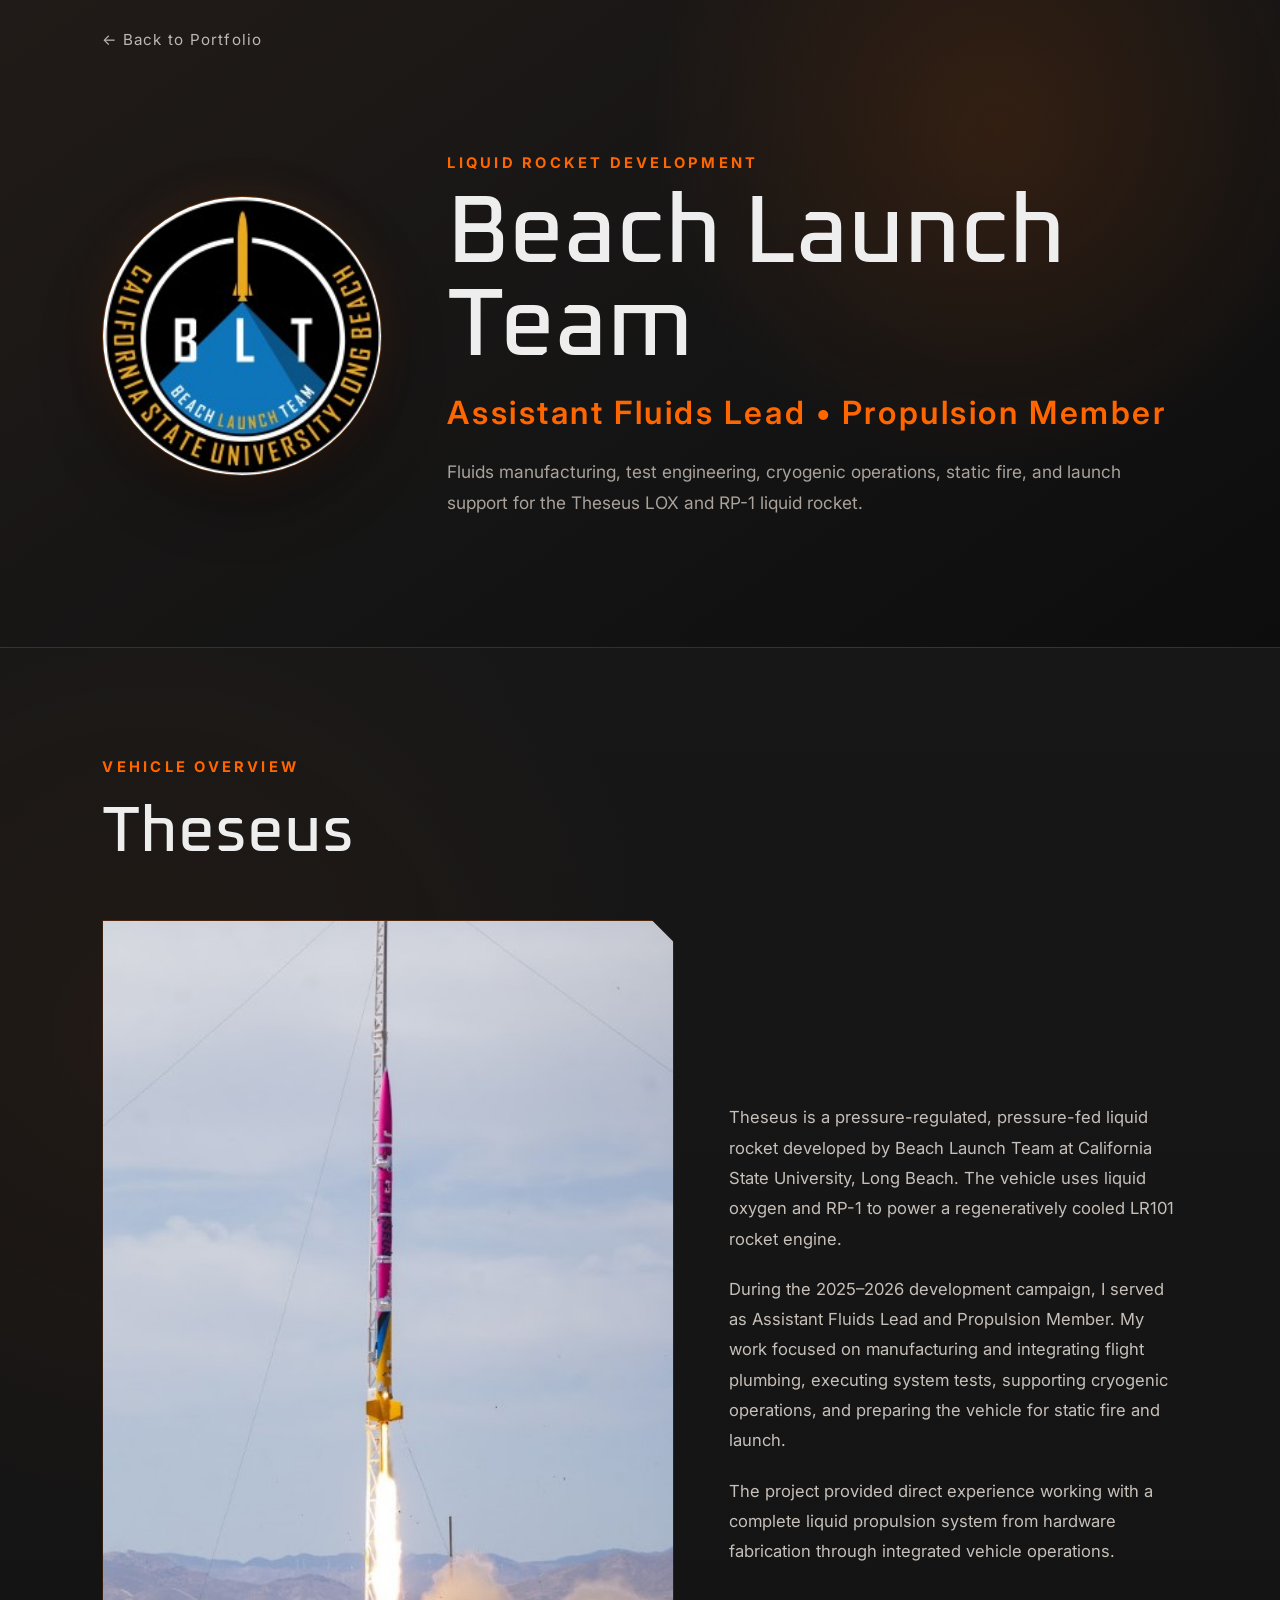
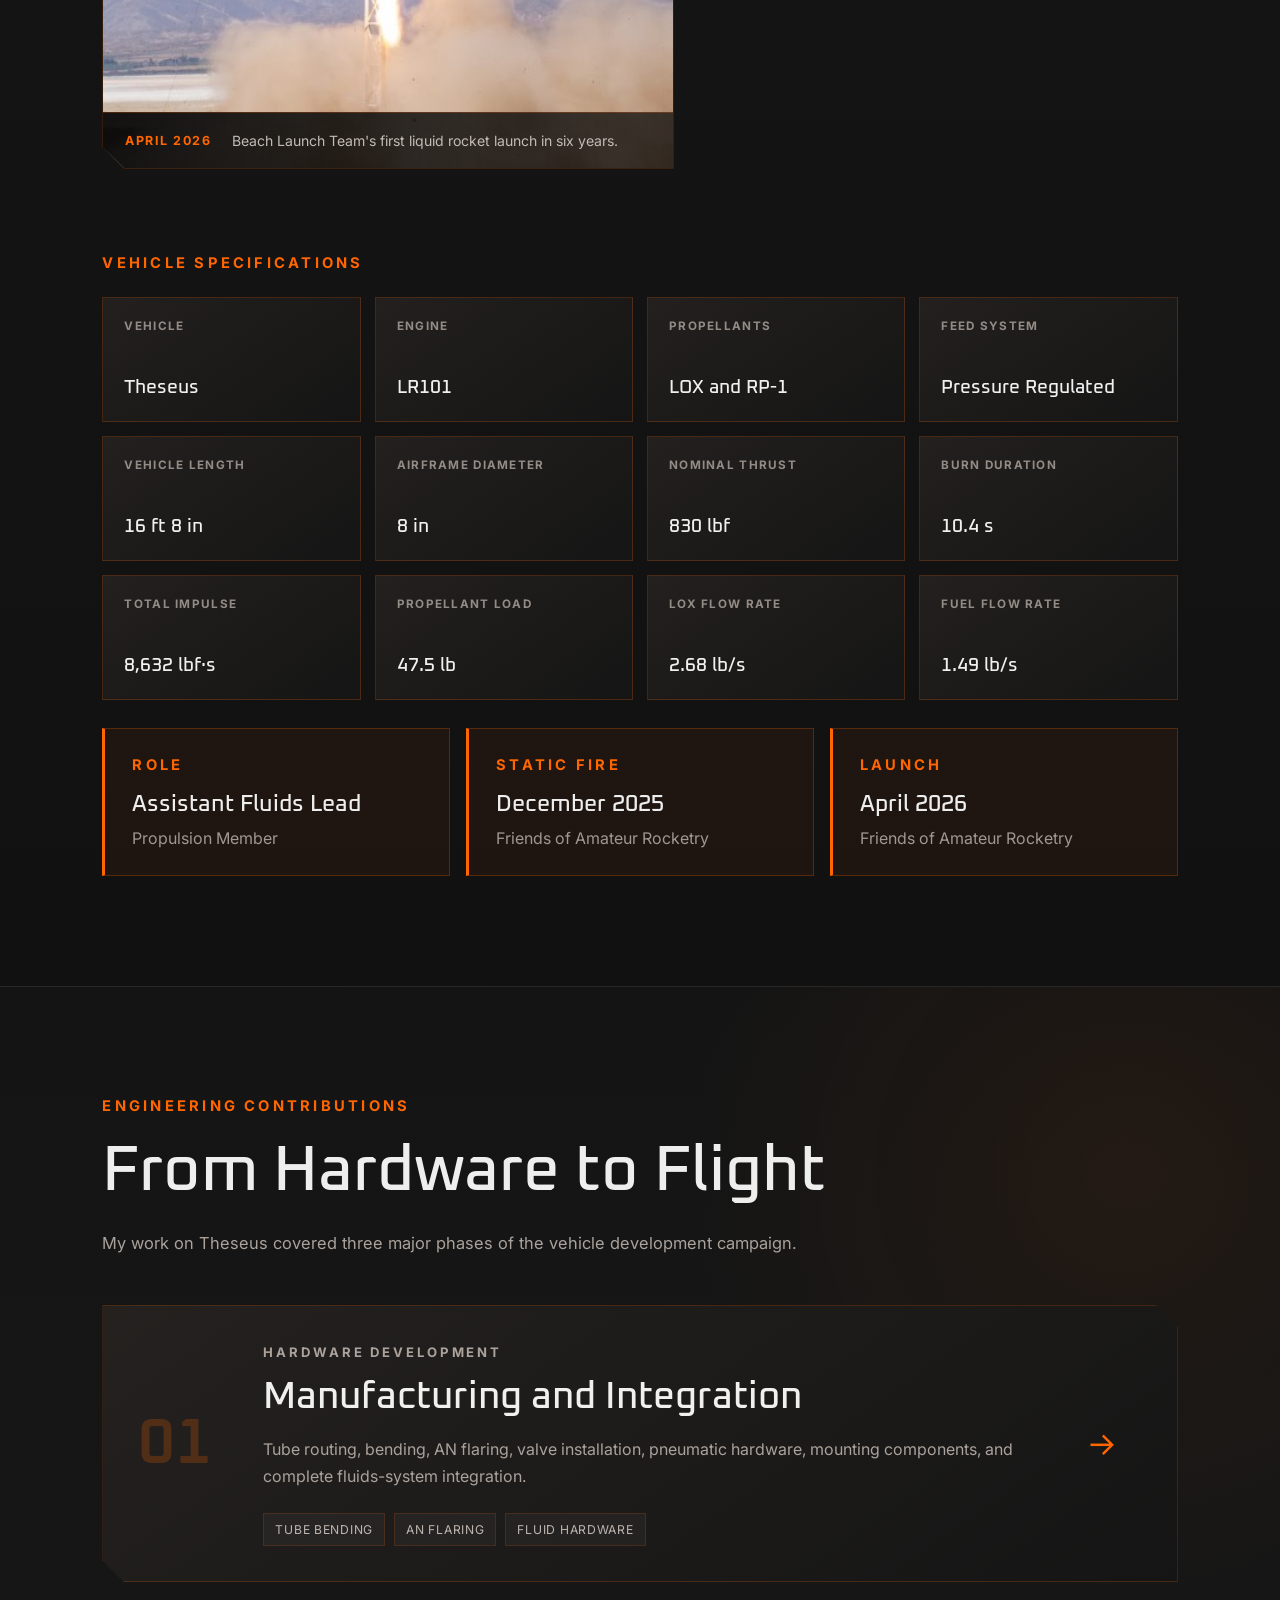
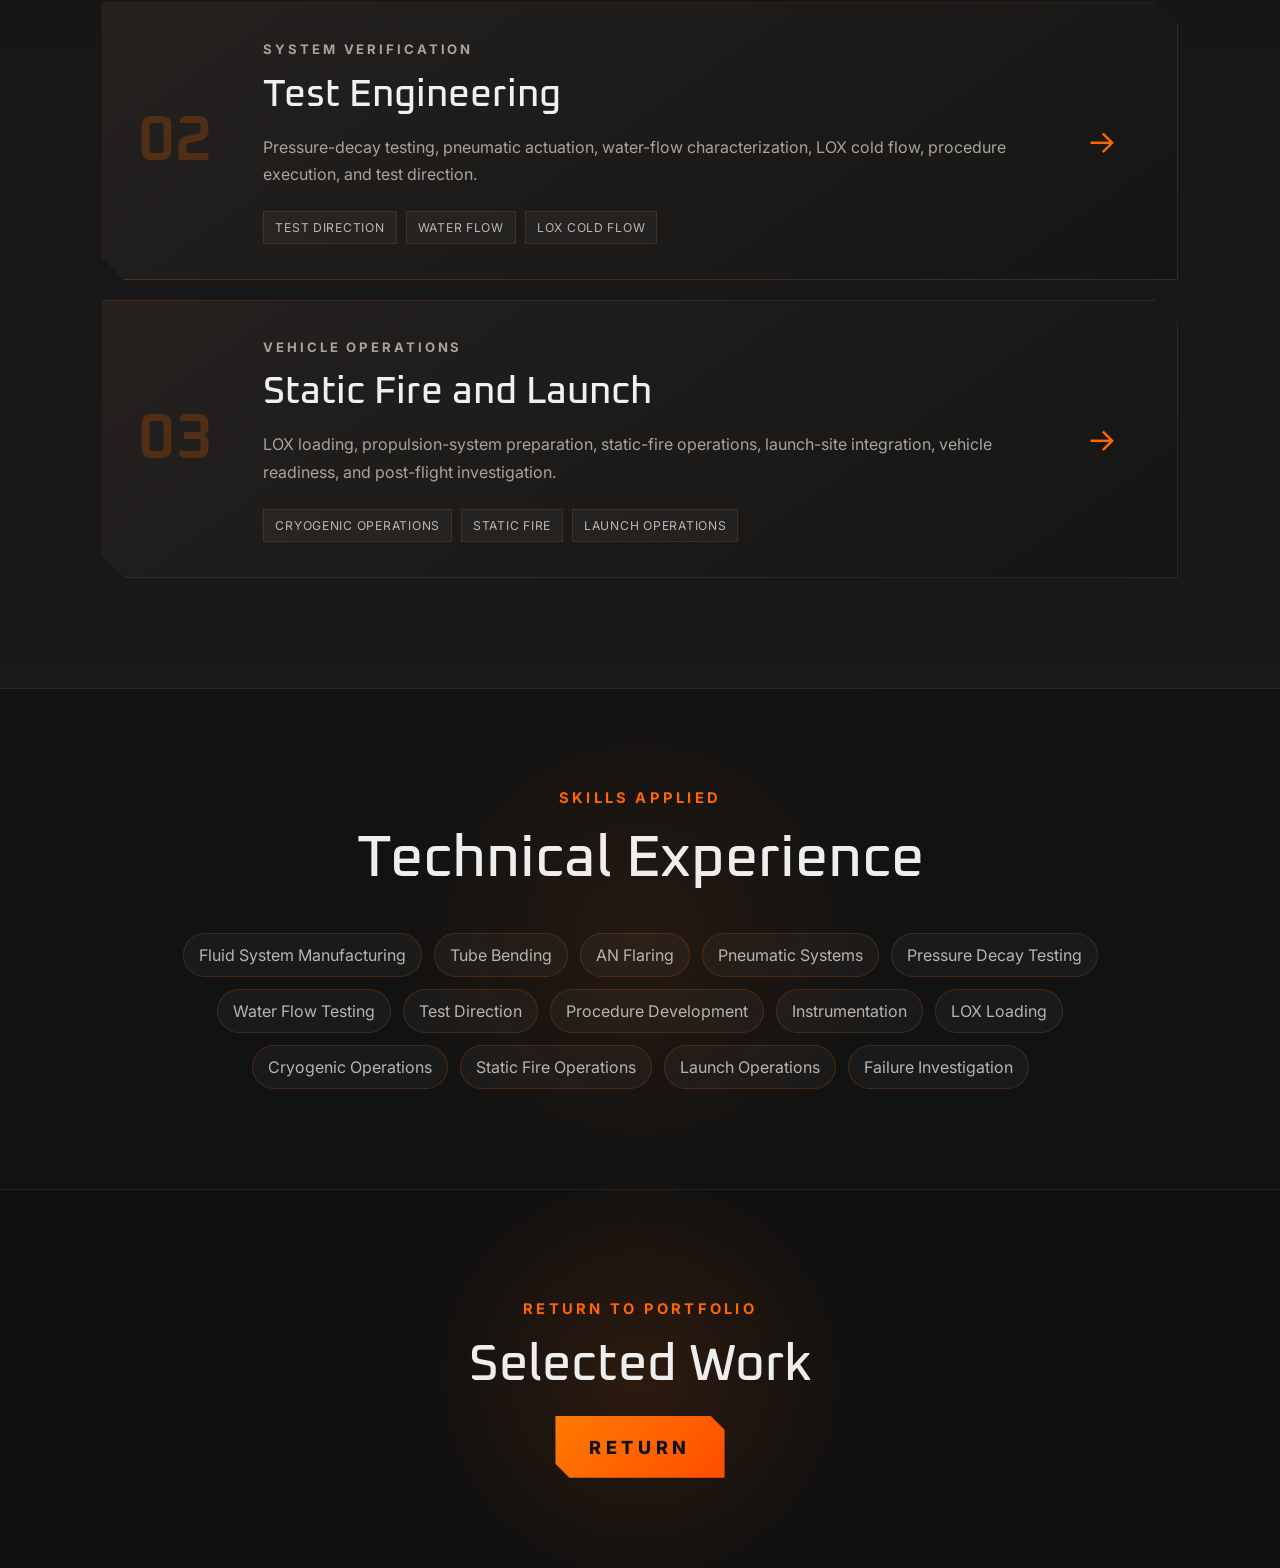
<file: projects/beach-launch-team.html>
<!DOCTYPE html>
<html lang="en">

<head>
  <meta charset="UTF-8" />
  <meta name="viewport" content="width=device-width, initial-scale=1.0" />

  <title>Beach Launch Team | Colby Miller</title>

  <link
    href="https://fonts.googleapis.com/css2?family=Oxanium:wght@300;400;500;600;700&family=Inter:wght@300;400;500;600;700&display=swap"
    rel="stylesheet"
  />

  <link rel="stylesheet" href="../css/style.css" />
</head>

<body>

  <!-- HERO -->

  <header class="blthero">

    <a class="back-link" href="../index.html">
      ← Back to Portfolio
    </a>

    <div class="bltherocontent">

      <img
        class="bltherologo"
        src="../images/csulb_beach_launch_team_logo.jpg"
        alt="CSULB Beach Launch Team logo"
      />

      <div class="bltherotext">

        <p class="section-label">Liquid Rocket Development</p>

        <h1>Beach Launch Team</h1>

        <p class="technical-subtitle">
          Assistant Fluids Lead • Propulsion Member
        </p>

        <p class="bltherodescription">
          Fluids manufacturing, test engineering, cryogenic operations,
          static fire, and launch support for the Theseus LOX and RP-1
          liquid rocket.
        </p>

      </div>

    </div>

  </header>


  <main class="technical-page">

    <!-- THESEUS OVERVIEW -->

    <section class="bltoverview">

      <div class="bltsectionheading">

        <p class="section-label">Vehicle Overview</p>

        <h2>Theseus</h2>

      </div>

      <div class="bltoverviewlayout">

        <div class="bltlaunchimage">

          <img
            src="../images/theseuslaunch.jpg"
            alt="Theseus liquid rocket launching"
          />

          <div class="bltimagecaption">

            <span>April 2026</span>

            <p>
              Beach Launch Team's first liquid rocket launch in six years.
            </p>

          </div>

        </div>

        <div class="bltoverviewtext">

          <p>
            Theseus is a pressure-regulated, pressure-fed liquid rocket
            developed by Beach Launch Team at California State University,
            Long Beach. The vehicle uses liquid oxygen and RP-1 to power a
            regeneratively cooled LR101 rocket engine.
          </p>

          <p>
            During the 2025–2026 development campaign, I served as Assistant
            Fluids Lead and Propulsion Member. My work focused on manufacturing
            and integrating flight plumbing, executing system tests, supporting
            cryogenic operations, and preparing the vehicle for static fire
            and launch.
          </p>

          <p>
            The project provided direct experience working with a complete
            liquid propulsion system from hardware fabrication through
            integrated vehicle operations.
          </p>

        </div>

      </div>


      <!-- VEHICLE SPECIFICATIONS -->

      <div class="bltspecsection">

        <p class="section-label">Vehicle Specifications</p>

        <div class="bltspecgrid">

          <div class="bltspeccard">
            <span>Vehicle</span>
            <strong>Theseus</strong>
          </div>

          <div class="bltspeccard">
            <span>Engine</span>
            <strong>LR101</strong>
          </div>

          <div class="bltspeccard">
            <span>Propellants</span>
            <strong>LOX and RP-1</strong>
          </div>

          <div class="bltspeccard">
            <span>Feed System</span>
            <strong>Pressure Regulated</strong>
          </div>

          <div class="bltspeccard">
            <span>Vehicle Length</span>
            <strong>16 ft 8 in</strong>
          </div>

          <div class="bltspeccard">
            <span>Airframe Diameter</span>
            <strong>8 in</strong>
          </div>

          <div class="bltspeccard">
            <span>Nominal Thrust</span>
            <strong>830 lbf</strong>
          </div>

          <div class="bltspeccard">
            <span>Burn Duration</span>
            <strong>10.4 s</strong>
          </div>

          <div class="bltspeccard">
            <span>Total Impulse</span>
            <strong>8,632 lbf·s</strong>
          </div>

          <div class="bltspeccard">
            <span>Propellant Load</span>
            <strong>47.5 lb</strong>
          </div>

          <div class="bltspeccard">
            <span>LOX Flow Rate</span>
            <strong>2.68 lb/s</strong>
          </div>

          <div class="bltspeccard">
            <span>Fuel Flow Rate</span>
            <strong>1.49 lb/s</strong>
          </div>

        </div>

      </div>


      <!-- ROLE INFORMATION -->

      <div class="bltrolegrid">

        <div class="bltrolecard">

          <p class="section-label">Role</p>

          <h3>Assistant Fluids Lead</h3>

          <p>Propulsion Member</p>

        </div>

        <div class="bltrolecard">

          <p class="section-label">Static Fire</p>

          <h3>December 2025</h3>

          <p>Friends of Amateur Rocketry</p>

        </div>

        <div class="bltrolecard">

          <p class="section-label">Launch</p>

          <h3>April 2026</h3>

          <p>Friends of Amateur Rocketry</p>

        </div>

      </div>

    </section>


    <!-- CONTRIBUTIONS -->

    <section class="bltcontributions">

      <div class="bltsectionheading">

        <p class="section-label">Engineering Contributions</p>

        <h2>From Hardware to Flight</h2>

        <p class="bltsectionintro">
          My work on Theseus covered three major phases of the vehicle
          development campaign.
        </p>

      </div>

      <div class="bltcontributiongrid">

        <!-- MANUFACTURING -->

        <a
          class="bltcontributioncard"
          href="./manufacturing.html"
        >

          <div class="bltcardnumber">01</div>

          <div class="bltcardcontent">

            <p class="phase-label">Hardware Development</p>

            <h3>Manufacturing and Integration</h3>

            <p>
              Tube routing, bending, AN flaring, valve installation,
              pneumatic hardware, mounting components, and complete
              fluids-system integration.
            </p>

            <div class="bltcardtags">

              <span>Tube Bending</span>
              <span>AN Flaring</span>
              <span>Fluid Hardware</span>

            </div>

          </div>

          <div class="bltcardarrow">→</div>

        </a>


        <!-- TEST ENGINEERING -->

        <a
          class="bltcontributioncard"
          href="./testengineering.html"
        >

          <div class="bltcardnumber">02</div>

          <div class="bltcardcontent">

            <p class="phase-label">System Verification</p>

            <h3>Test Engineering</h3>

            <p>
              Pressure-decay testing, pneumatic actuation, water-flow
              characterization, LOX cold flow, procedure execution, and
              test direction.
            </p>

            <div class="bltcardtags">

              <span>Test Direction</span>
              <span>Water Flow</span>
              <span>LOX Cold Flow</span>

            </div>

          </div>

          <div class="bltcardarrow">→</div>

        </a>


        <!-- STATIC FIRE AND LAUNCH -->

        <a
          class="bltcontributioncard"
          href="./staticfirelaunch.html"
        >

          <div class="bltcardnumber">03</div>

          <div class="bltcardcontent">

            <p class="phase-label">Vehicle Operations</p>

            <h3>Static Fire and Launch</h3>

            <p>
              LOX loading, propulsion-system preparation, static-fire
              operations, launch-site integration, vehicle readiness, and
              post-flight investigation.
            </p>

            <div class="bltcardtags">

              <span>Cryogenic Operations</span>
              <span>Static Fire</span>
              <span>Launch Operations</span>

            </div>

          </div>

          <div class="bltcardarrow">→</div>

        </a>

      </div>

    </section>


    <!-- SKILLS -->

    <section class="bltskills">

      <p class="section-label">Skills Applied</p>

      <h2>Technical Experience</h2>

      <div class="bltskillgrid">

        <span>Fluid System Manufacturing</span>
        <span>Tube Bending</span>
        <span>AN Flaring</span>
        <span>Pneumatic Systems</span>
        <span>Pressure Decay Testing</span>
        <span>Water Flow Testing</span>
        <span>Test Direction</span>
        <span>Procedure Development</span>
        <span>Instrumentation</span>
        <span>LOX Loading</span>
        <span>Cryogenic Operations</span>
        <span>Static Fire Operations</span>
        <span>Launch Operations</span>
        <span>Failure Investigation</span>

      </div>

    </section>


    <!-- RETURN -->

    <section class="next-project">

      <p class="section-label">Return to Portfolio</p>

      <h2>Selected Work</h2>

      <a class="industrial-btn filled" href="../index.html#projects">
        Return
      </a>

    </section>

  </main>

</body>

</html>
</file>
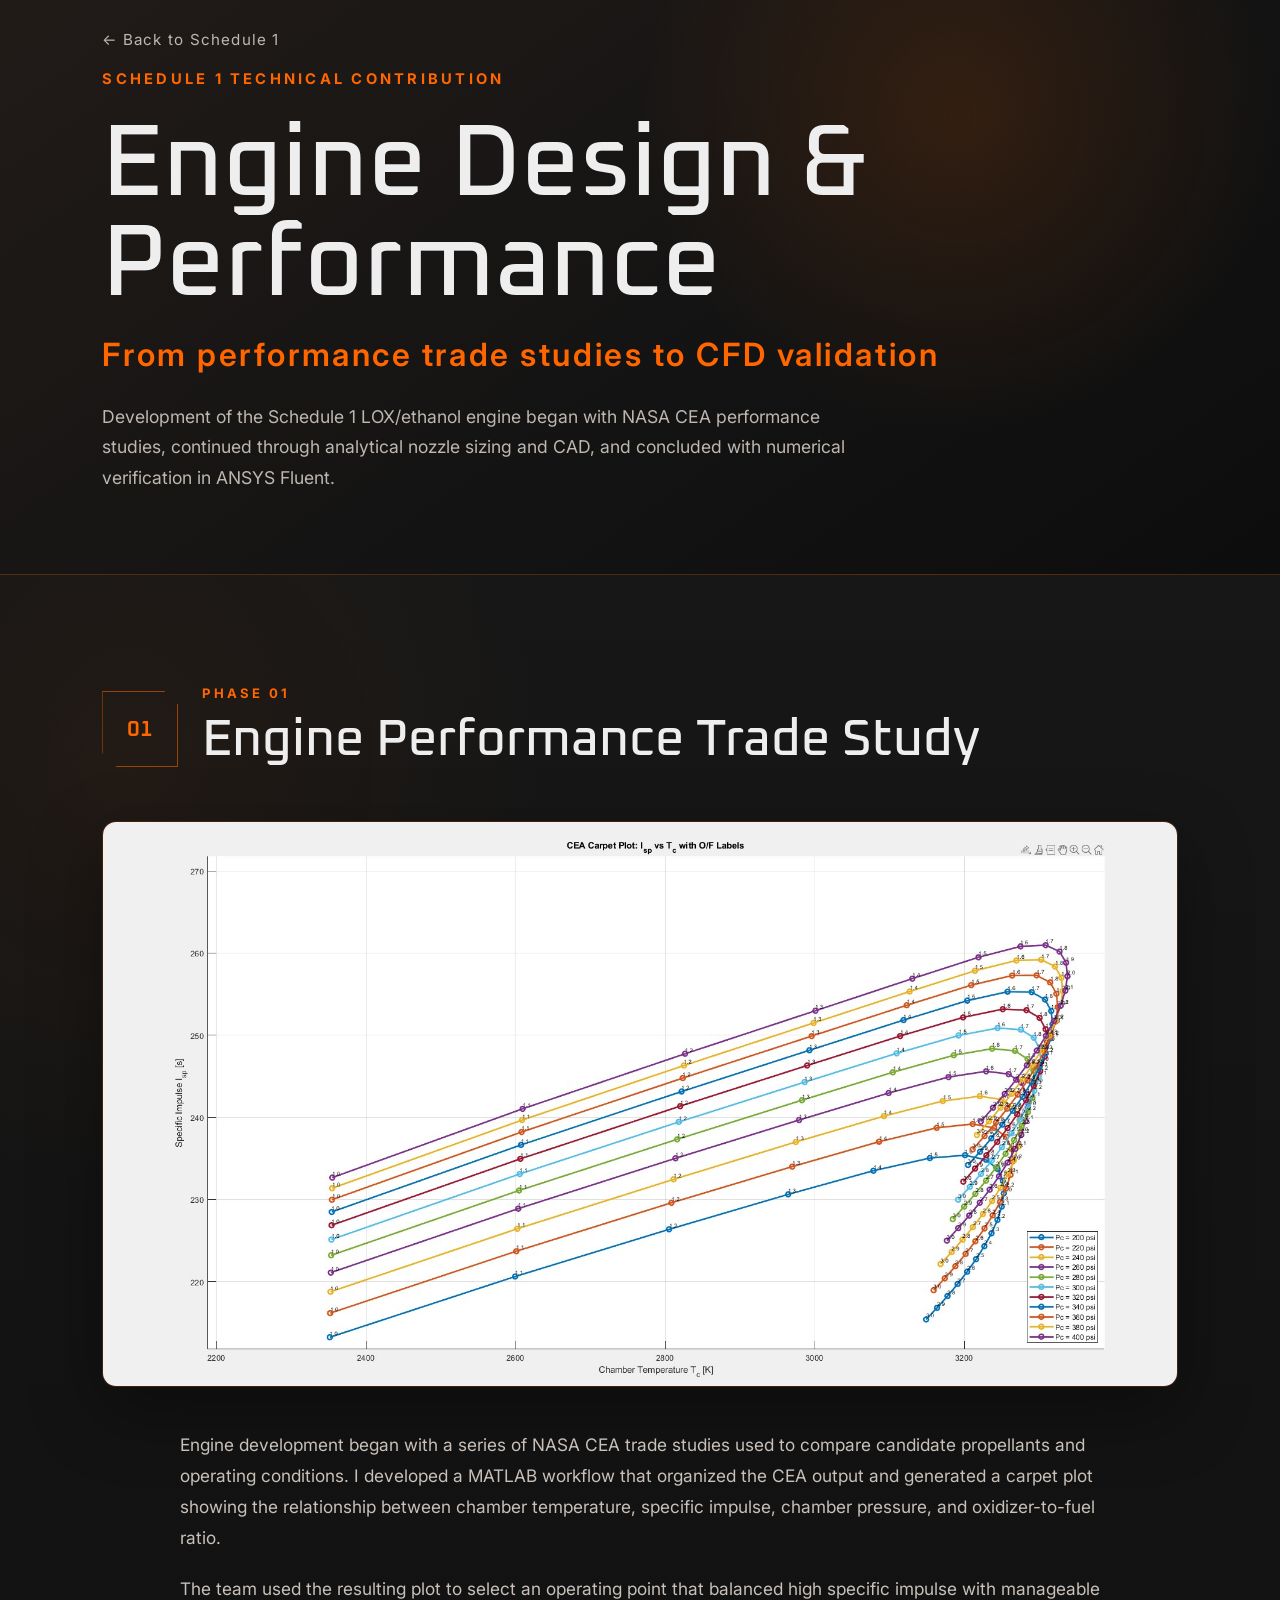
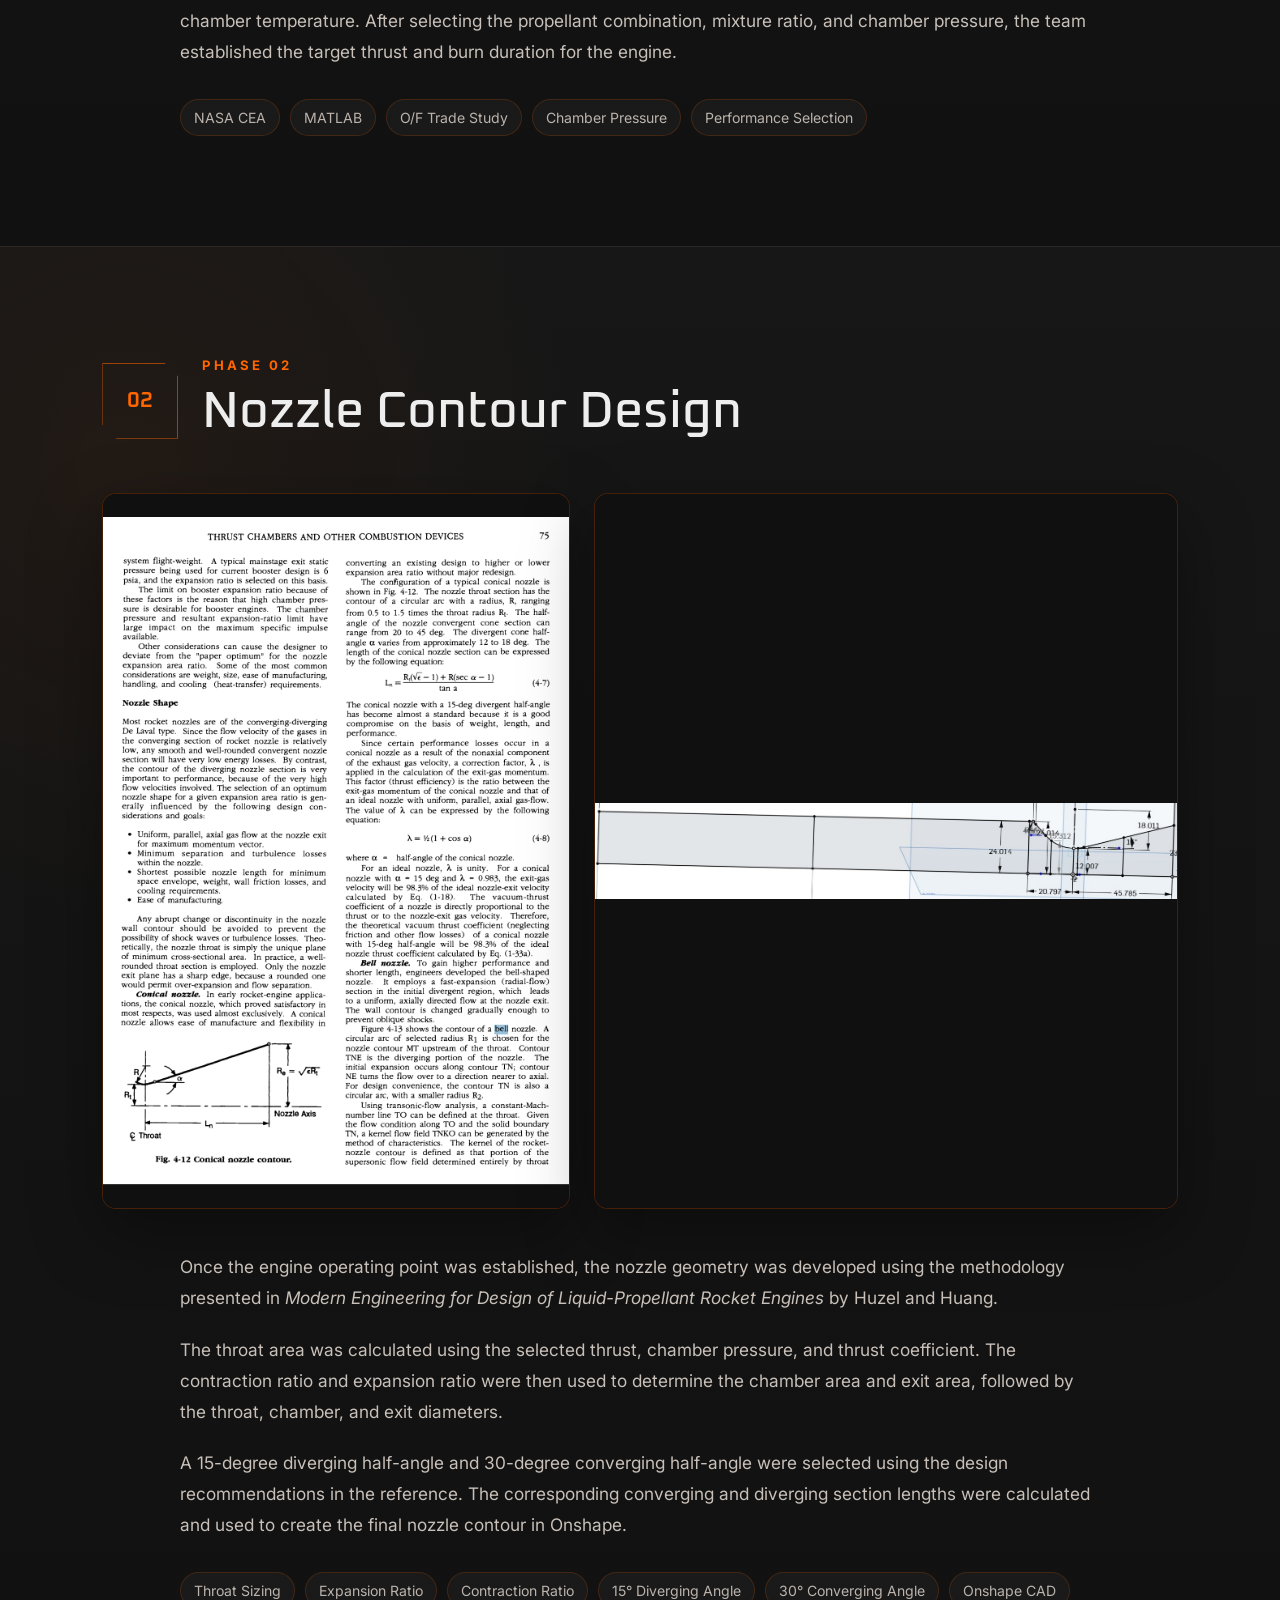
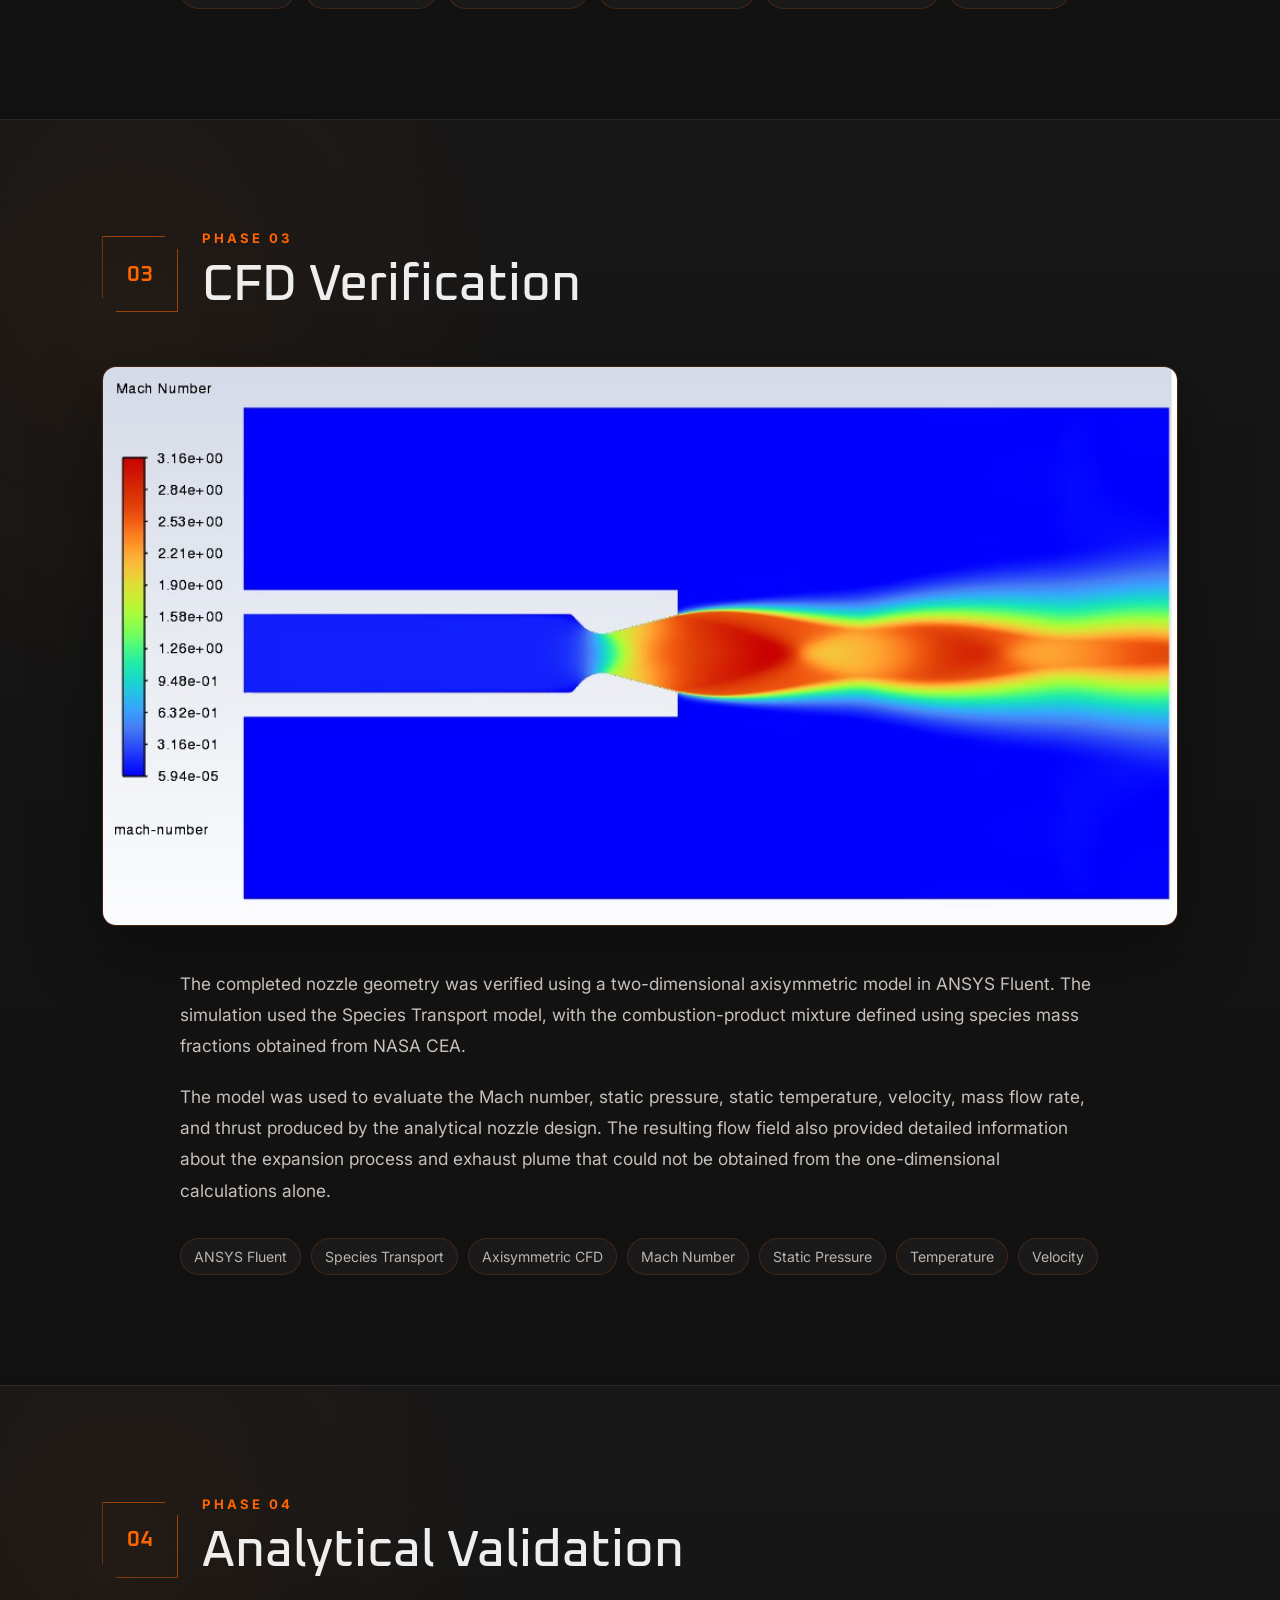
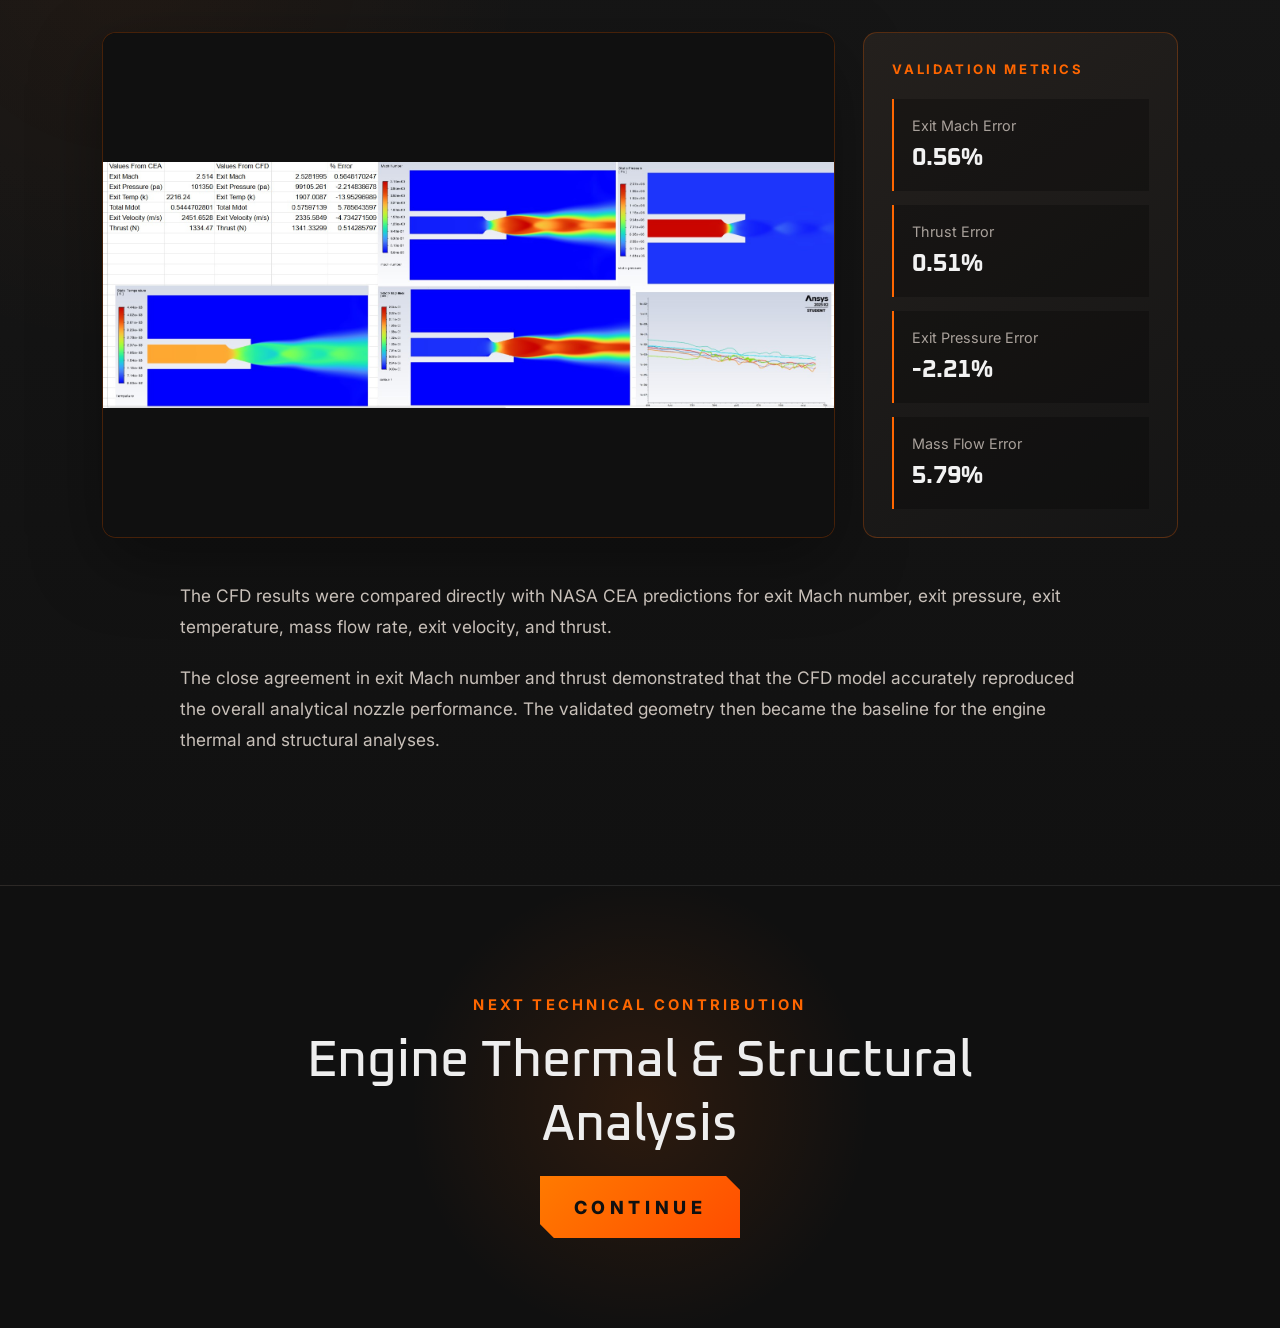
<file: projects/engine-design.html>
<!DOCTYPE html>
<html lang="en">

<head>
  <meta charset="UTF-8" />
  <meta name="viewport" content="width=device-width, initial-scale=1.0" />

  <title>Engine Design & Performance | Colby Miller</title>

  <link
    href="https://fonts.googleapis.com/css2?family=Oxanium:wght@300;400;500;600;700&family=Inter:wght@300;400;500;600;700&display=swap"
    rel="stylesheet"
  />

  <link rel="stylesheet" href="../css/style.css" />
</head>

<body>

  <header class="technical-hero">
    <a class="back-link" href="schedule-1.html">← Back to Schedule 1</a>

    <p class="section-label">Schedule 1 Technical Contribution</p>

    <h1>Engine Design & Performance</h1>

    <p class="technical-subtitle">
      From performance trade studies to CFD validation
    </p>

    <p class="technical-intro">
      Development of the Schedule 1 LOX/ethanol engine began with NASA CEA
      performance studies, continued through analytical nozzle sizing and CAD,
      and concluded with numerical verification in ANSYS Fluent.
    </p>
  </header>


  <main class="technical-page">

    <!-- PHASE 01 -->

    <section class="technical-phase">

      <div class="phase-heading">
        <div class="phase-number">01</div>

        <div>
          <p class="phase-label">Phase 01</p>
          <h2>Engine Performance Trade Study</h2>
        </div>
      </div>

      <div class="phase-image phase-image-wide">
        <img
          src="../images/cea-carpet-plot.jpg"
          alt="NASA CEA carpet plot used for engine performance trade studies"
        />
      </div>

      <div class="phase-content">

        <p>
          Engine development began with a series of NASA CEA trade studies used
          to compare candidate propellants and operating conditions. I developed
          a MATLAB workflow that organized the CEA output and generated a carpet
          plot showing the relationship between chamber temperature, specific
          impulse, chamber pressure, and oxidizer-to-fuel ratio.
        </p>

        <p>
          The team used the resulting plot to select an operating point that
          balanced high specific impulse with manageable chamber temperature.
          After selecting the propellant combination, mixture ratio, and chamber
          pressure, the team established the target thrust and burn duration for
          the engine.
        </p>

        <div class="phase-tags">
          <span>NASA CEA</span>
          <span>MATLAB</span>
          <span>O/F Trade Study</span>
          <span>Chamber Pressure</span>
          <span>Performance Selection</span>
        </div>

      </div>

    </section>


    <!-- PHASE 02 -->

    <section class="technical-phase">

      <div class="phase-heading">
        <div class="phase-number">02</div>

        <div>
          <p class="phase-label">Phase 02</p>
          <h2>Nozzle Contour Design</h2>
        </div>
      </div>

      <div class="image-pair">

        <figure class="phase-image">
          <img
            src="../images/huzel-huang-nozzle.jpg"
            alt="Huzel and Huang nozzle design reference"
          />

          <figcaption>
            Huzel and Huang nozzle design methodology
          </figcaption>
        </figure>

        <figure class="phase-image">
          <img
            src="../images/nozzle-cad.jpg"
            alt="Schedule 1 nozzle contour CAD sketch"
          />

          <figcaption>
            Final nozzle contour created in Onshape
          </figcaption>
        </figure>

      </div>

      <div class="phase-content">

        <p>
          Once the engine operating point was established, the nozzle geometry
          was developed using the methodology presented in
          <em>Modern Engineering for Design of Liquid-Propellant Rocket Engines</em>
          by Huzel and Huang.
        </p>

        <p>
          The throat area was calculated using the selected thrust, chamber
          pressure, and thrust coefficient. The contraction ratio and expansion
          ratio were then used to determine the chamber area and exit area,
          followed by the throat, chamber, and exit diameters.
        </p>

        <p>
          A 15-degree diverging half-angle and 30-degree converging half-angle
          were selected using the design recommendations in the reference. The
          corresponding converging and diverging section lengths were calculated
          and used to create the final nozzle contour in Onshape.
        </p>

        <div class="phase-tags">
          <span>Throat Sizing</span>
          <span>Expansion Ratio</span>
          <span>Contraction Ratio</span>
          <span>15° Diverging Angle</span>
          <span>30° Converging Angle</span>
          <span>Onshape CAD</span>
        </div>

      </div>

    </section>


    <!-- PHASE 03 -->

    <section class="technical-phase">

      <div class="phase-heading">
        <div class="phase-number">03</div>

        <div>
          <p class="phase-label">Phase 03</p>
          <h2>CFD Verification</h2>
        </div>
      </div>

      <div class="phase-image phase-image-wide">
        <img
          src="../images/nozzle-cfd-composite.jpg"
          alt="ANSYS Fluent nozzle CFD results showing Mach number, pressure, temperature, and velocity"
        />
      </div>

      <div class="phase-content">

        <p>
          The completed nozzle geometry was verified using a two-dimensional
          axisymmetric model in ANSYS Fluent. The simulation used the Species
          Transport model, with the combustion-product mixture defined using
          species mass fractions obtained from NASA CEA.
        </p>

        <p>
          The model was used to evaluate the Mach number, static pressure,
          static temperature, velocity, mass flow rate, and thrust produced by
          the analytical nozzle design. The resulting flow field also provided
          detailed information about the expansion process and exhaust plume
          that could not be obtained from the one-dimensional calculations alone.
        </p>

        <div class="phase-tags">
          <span>ANSYS Fluent</span>
          <span>Species Transport</span>
          <span>Axisymmetric CFD</span>
          <span>Mach Number</span>
          <span>Static Pressure</span>
          <span>Temperature</span>
          <span>Velocity</span>
        </div>

      </div>

    </section>


    <!-- PHASE 04 -->

    <section class="technical-phase">

      <div class="phase-heading">
        <div class="phase-number">04</div>

        <div>
          <p class="phase-label">Phase 04</p>
          <h2>Analytical Validation</h2>
        </div>
      </div>

      <div class="validation-layout">

        <div class="phase-image">
          <img
            src="../images/cea-cfd-comparison.jpg"
            alt="Comparison between NASA CEA predictions and CFD results"
          />
        </div>

        <div class="validation-summary">

          <p class="validation-kicker">Validation Metrics</p>

          <div class="validation-grid">

            <div class="validation-card">
              <span>Exit Mach Error</span>
              <strong>0.56%</strong>
            </div>

            <div class="validation-card">
              <span>Thrust Error</span>
              <strong>0.51%</strong>
            </div>

            <div class="validation-card">
              <span>Exit Pressure Error</span>
              <strong>-2.21%</strong>
            </div>

            <div class="validation-card">
              <span>Mass Flow Error</span>
              <strong>5.79%</strong>
            </div>

          </div>

        </div>

      </div>

      <div class="phase-content">

        <p>
          The CFD results were compared directly with NASA CEA predictions for
          exit Mach number, exit pressure, exit temperature, mass flow rate,
          exit velocity, and thrust.
        </p>

        <p>
          The close agreement in exit Mach number and thrust demonstrated that
          the CFD model accurately reproduced the overall analytical nozzle
          performance. The validated geometry then became the baseline for the
          engine thermal and structural analyses.
        </p>

      </div>

    </section>


    <!-- NEXT PROJECT -->

    <section class="next-project">

      <p class="section-label">Next Technical Contribution</p>

      <h2>Engine Thermal & Structural Analysis</h2>

      <a class="industrial-btn filled" href="thermal-analysis.html">
        Continue
      </a>

    </section>

  </main>

</body>

</html>
</file>
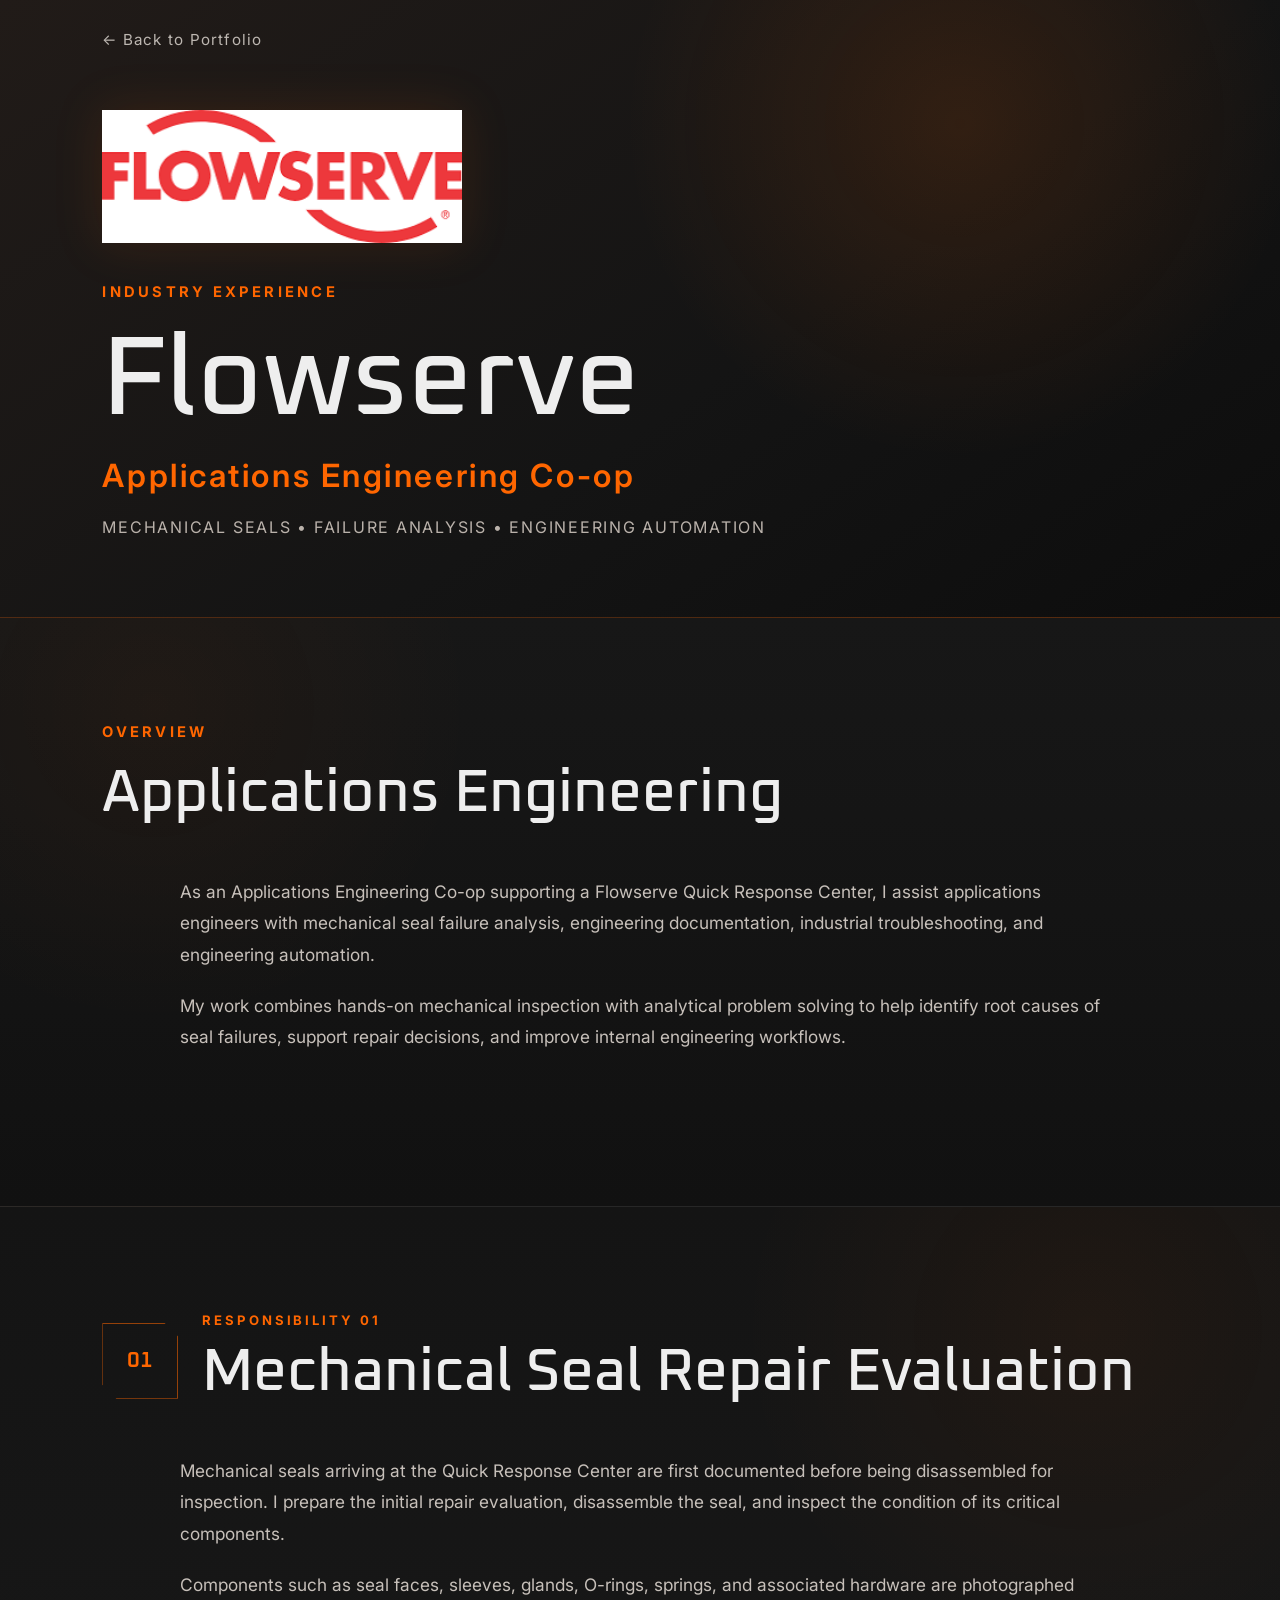
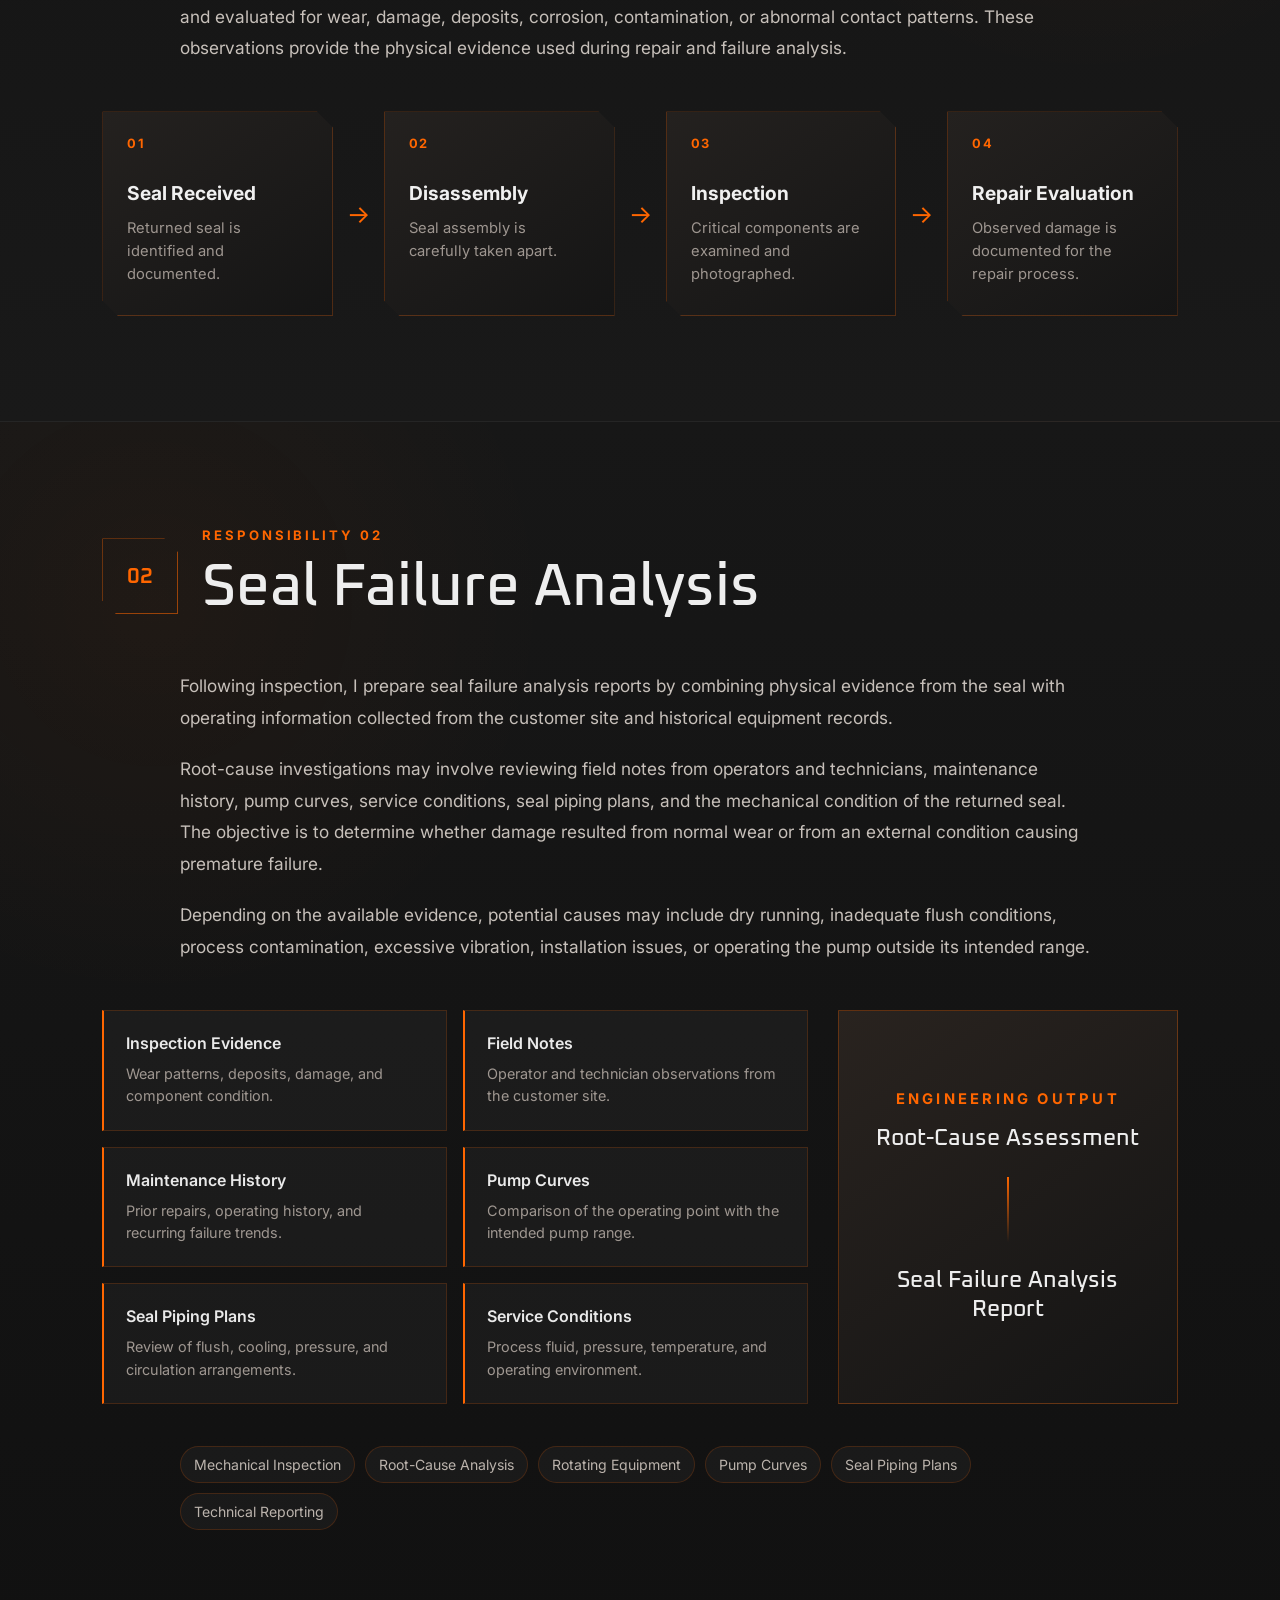
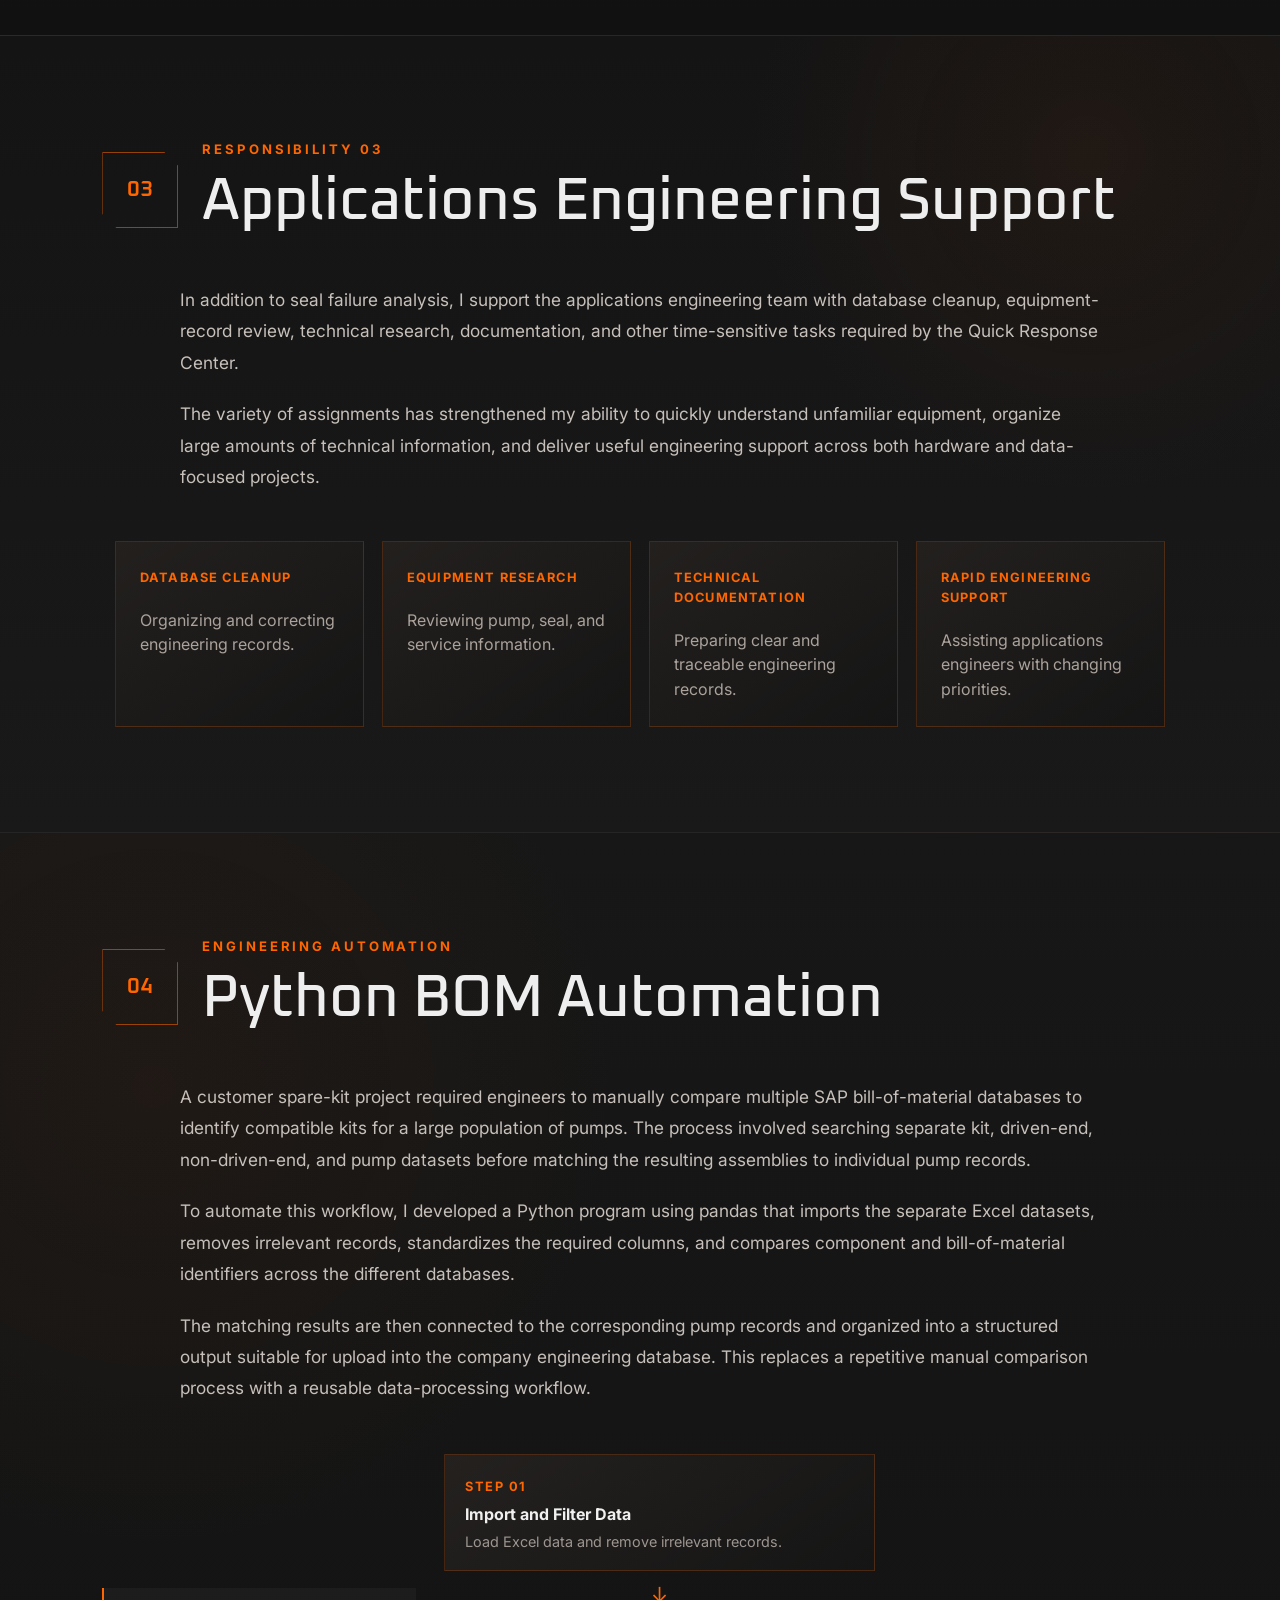
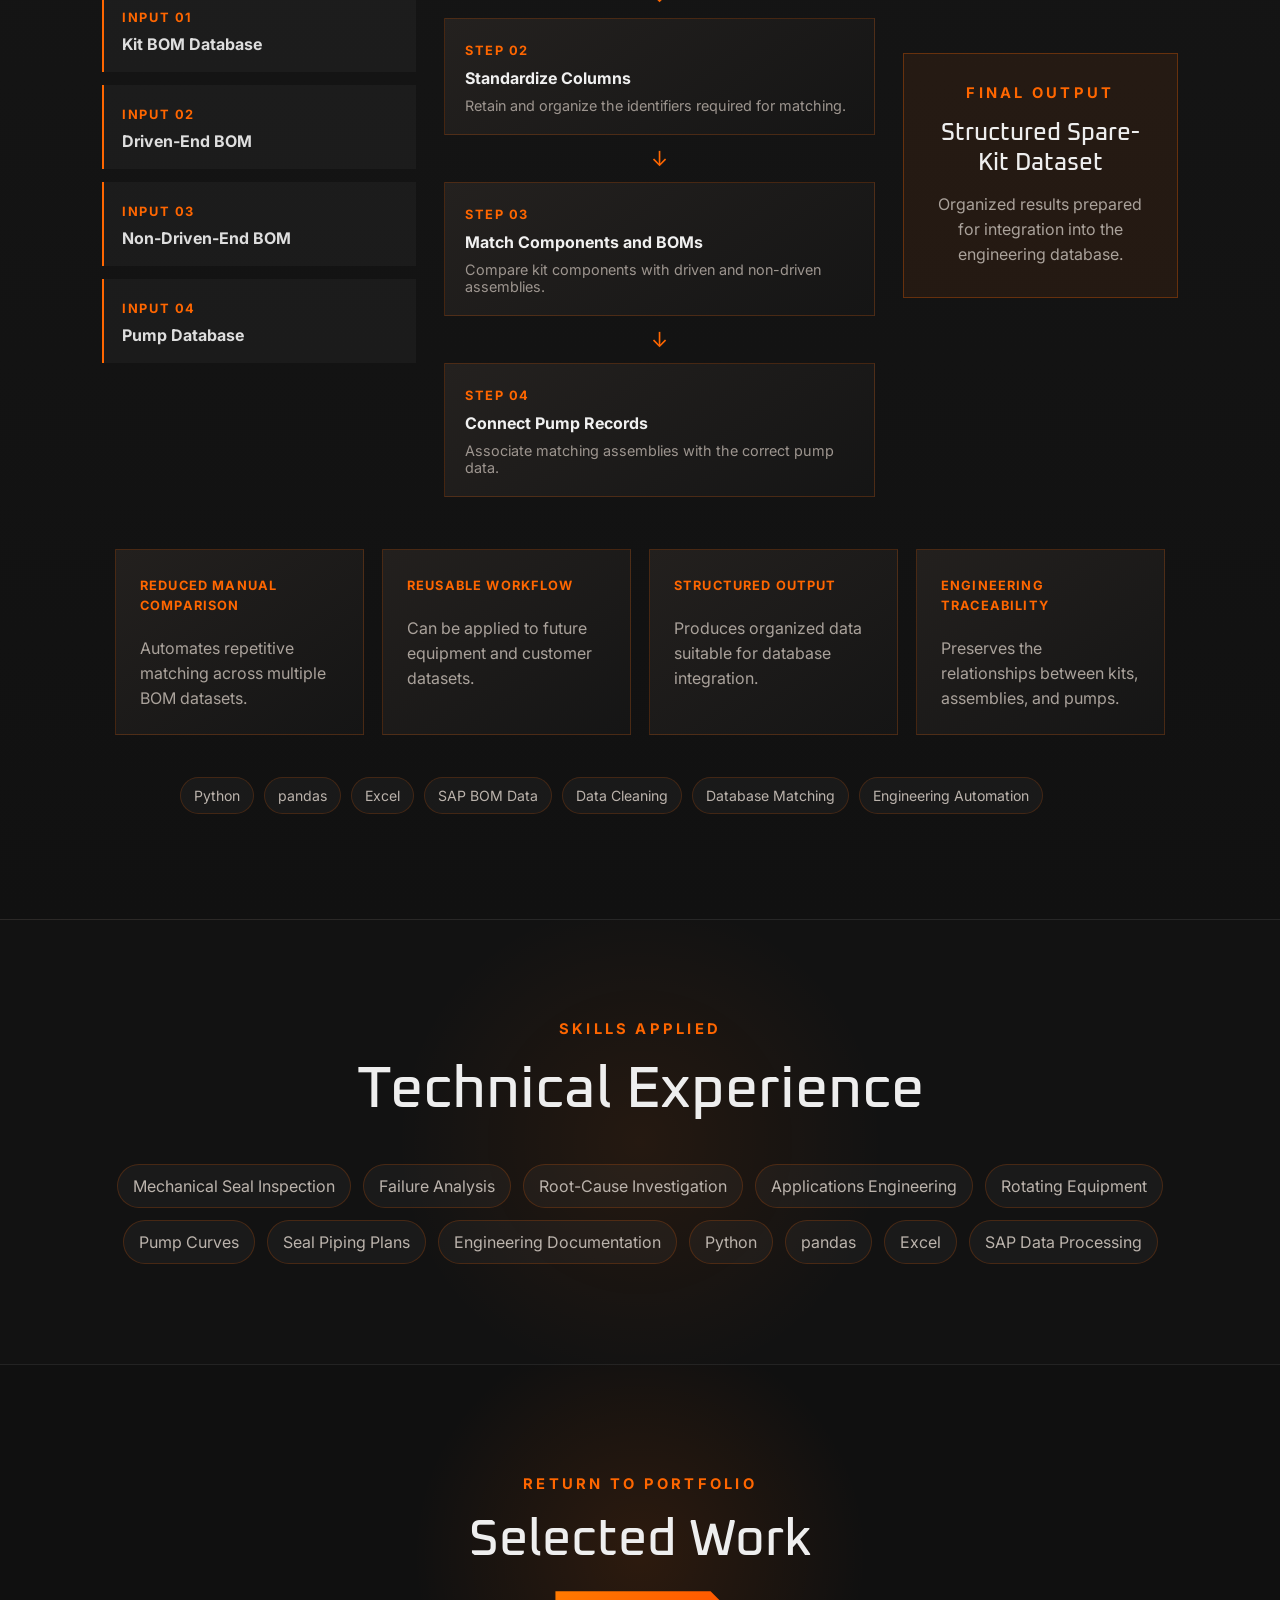
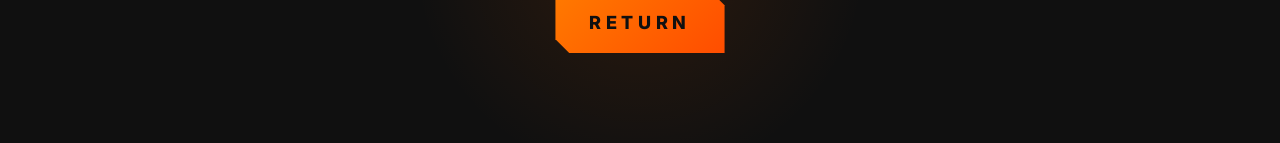
<file: projects/flowserve.html>
<!DOCTYPE html>
<html lang="en">

<head>
  <meta charset="UTF-8" />
  <meta name="viewport" content="width=device-width, initial-scale=1.0" />

  <title>Flowserve | Colby Miller</title>

  <link
    href="https://fonts.googleapis.com/css2?family=Oxanium:wght@300;400;500;600;700&family=Inter:wght@300;400;500;600;700&display=swap"
    rel="stylesheet"
  />

  <link rel="stylesheet" href="../css/style.css" />
</head>

<body>

  <header class="flowservehero">

    <a class="back-link" href="../index.html">
      ← Back to Portfolio
    </a>

    <img
      class="flowserveherologo"
      src="../images/flowserve_logo.png"
      alt="Flowserve logo"
    />

    <p class="section-label">Industry Experience</p>

    <h1>Flowserve</h1>

    <p class="technical-subtitle">
      Applications Engineering Co-op
    </p>

    <p class="flowserveherotags">
      Mechanical Seals • Failure Analysis • Engineering Automation
    </p>

  </header>


  <main class="technical-page">

    <!-- OVERVIEW -->

    <section class="flowservesection">

      <div class="flowserveheading">
        <p class="section-label">Overview</p>
        <h2>Applications Engineering</h2>
      </div>

      <div class="flowservetext">

        <p>
          As an Applications Engineering Co-op supporting a Flowserve Quick
          Response Center, I assist applications engineers with mechanical seal
          failure analysis, engineering documentation, industrial
          troubleshooting, and engineering automation.
        </p>

        <p>
          My work combines hands-on mechanical inspection with analytical
          problem solving to help identify root causes of seal failures, support
          repair decisions, and improve internal engineering workflows.
        </p>

      </div>

    </section>


    <!-- SECTION 01 -->

    <section class="flowservesection flowservealternate">

      <div class="flowservephaseheading">

        <div class="phase-number">01</div>

        <div>
          <p class="phase-label">Responsibility 01</p>
          <h2>Mechanical Seal Repair Evaluation</h2>
        </div>

      </div>


      <div class="flowservetext">

        <p>
          Mechanical seals arriving at the Quick Response Center are first
          documented before being disassembled for inspection. I prepare the
          initial repair evaluation, disassemble the seal, and inspect the
          condition of its critical components.
        </p>

        <p>
          Components such as seal faces, sleeves, glands, O-rings, springs, and
          associated hardware are photographed and evaluated for wear, damage,
          deposits, corrosion, contamination, or abnormal contact patterns.
          These observations provide the physical evidence used during repair
          and failure analysis.
        </p>

      </div>


      <div class="industrialworkflow">

        <div class="workflowitem">
          <span>01</span>
          <strong>Seal Received</strong>
          <p>Returned seal is identified and documented.</p>
        </div>

        <div class="workflowarrow">→</div>

        <div class="workflowitem">
          <span>02</span>
          <strong>Disassembly</strong>
          <p>Seal assembly is carefully taken apart.</p>
        </div>

        <div class="workflowarrow">→</div>

        <div class="workflowitem">
          <span>03</span>
          <strong>Inspection</strong>
          <p>Critical components are examined and photographed.</p>
        </div>

        <div class="workflowarrow">→</div>

        <div class="workflowitem">
          <span>04</span>
          <strong>Repair Evaluation</strong>
          <p>Observed damage is documented for the repair process.</p>
        </div>

      </div>

    </section>


    <!-- SECTION 02 -->

    <section class="flowservesection">

      <div class="flowservephaseheading">

        <div class="phase-number">02</div>

        <div>
          <p class="phase-label">Responsibility 02</p>
          <h2>Seal Failure Analysis</h2>
        </div>

      </div>


      <div class="flowservetext">

        <p>
          Following inspection, I prepare seal failure analysis reports by
          combining physical evidence from the seal with operating information
          collected from the customer site and historical equipment records.
        </p>

        <p>
          Root-cause investigations may involve reviewing field notes from
          operators and technicians, maintenance history, pump curves, service
          conditions, seal piping plans, and the mechanical condition of the
          returned seal. The objective is to determine whether damage resulted
          from normal wear or from an external condition causing premature
          failure.
        </p>

        <p>
          Depending on the available evidence, potential causes may include dry
          running, inadequate flush conditions, process contamination,
          excessive vibration, installation issues, or operating the pump
          outside its intended range.
        </p>

      </div>


      <div class="failureanalysislayout">

        <div class="failureinputs">

          <div class="failurecard">
            <span>Inspection Evidence</span>
            <p>Wear patterns, deposits, damage, and component condition.</p>
          </div>

          <div class="failurecard">
            <span>Field Notes</span>
            <p>Operator and technician observations from the customer site.</p>
          </div>

          <div class="failurecard">
            <span>Maintenance History</span>
            <p>Prior repairs, operating history, and recurring failure trends.</p>
          </div>

          <div class="failurecard">
            <span>Pump Curves</span>
            <p>Comparison of the operating point with the intended pump range.</p>
          </div>

          <div class="failurecard">
            <span>Seal Piping Plans</span>
            <p>Review of flush, cooling, pressure, and circulation arrangements.</p>
          </div>

          <div class="failurecard">
            <span>Service Conditions</span>
            <p>Process fluid, pressure, temperature, and operating environment.</p>
          </div>

        </div>


        <div class="failureoutput">

          <p class="section-label">Engineering Output</p>

          <h3>Root-Cause Assessment</h3>

          <div class="outputline"></div>

          <h3>Seal Failure Analysis Report</h3>

        </div>

      </div>


      <div class="phase-tags flowservetags">

        <span>Mechanical Inspection</span>
        <span>Root-Cause Analysis</span>
        <span>Rotating Equipment</span>
        <span>Pump Curves</span>
        <span>Seal Piping Plans</span>
        <span>Technical Reporting</span>

      </div>

    </section>


    <!-- SECTION 03 -->

    <section class="flowservesection flowservealternate">

      <div class="flowservephaseheading">

        <div class="phase-number">03</div>

        <div>
          <p class="phase-label">Responsibility 03</p>
          <h2>Applications Engineering Support</h2>
        </div>

      </div>


      <div class="flowservetext">

        <p>
          In addition to seal failure analysis, I support the applications
          engineering team with database cleanup, equipment-record review,
          technical research, documentation, and other time-sensitive tasks
          required by the Quick Response Center.
        </p>

        <p>
          The variety of assignments has strengthened my ability to quickly
          understand unfamiliar equipment, organize large amounts of technical
          information, and deliver useful engineering support across both
          hardware and data-focused projects.
        </p>

      </div>


      <div class="supportgrid">

        <div class="supportcard">
          <span>Database Cleanup</span>
          <p>Organizing and correcting engineering records.</p>
        </div>

        <div class="supportcard">
          <span>Equipment Research</span>
          <p>Reviewing pump, seal, and service information.</p>
        </div>

        <div class="supportcard">
          <span>Technical Documentation</span>
          <p>Preparing clear and traceable engineering records.</p>
        </div>

        <div class="supportcard">
          <span>Rapid Engineering Support</span>
          <p>Assisting applications engineers with changing priorities.</p>
        </div>

      </div>

    </section>


    <!-- SECTION 04 -->

    <section class="flowservesection">

      <div class="flowservephaseheading">

        <div class="phase-number">04</div>

        <div>
          <p class="phase-label">Engineering Automation</p>
          <h2>Python BOM Automation</h2>
        </div>

      </div>


      <div class="flowservetext">

        <p>
          A customer spare-kit project required engineers to manually compare
          multiple SAP bill-of-material databases to identify compatible kits
          for a large population of pumps. The process involved searching
          separate kit, driven-end, non-driven-end, and pump datasets before
          matching the resulting assemblies to individual pump records.
        </p>

        <p>
          To automate this workflow, I developed a Python program using pandas
          that imports the separate Excel datasets, removes irrelevant records,
          standardizes the required columns, and compares component and
          bill-of-material identifiers across the different databases.
        </p>

        <p>
          The matching results are then connected to the corresponding pump
          records and organized into a structured output suitable for upload
          into the company engineering database. This replaces a repetitive
          manual comparison process with a reusable data-processing workflow.
        </p>

      </div>


      <div class="pythonworkflow">

        <div class="pythonsourcegroup">

          <div class="pythonsource">
            <span>Input 01</span>
            <strong>Kit BOM Database</strong>
          </div>

          <div class="pythonsource">
            <span>Input 02</span>
            <strong>Driven-End BOM</strong>
          </div>

          <div class="pythonsource">
            <span>Input 03</span>
            <strong>Non-Driven-End BOM</strong>
          </div>

          <div class="pythonsource">
            <span>Input 04</span>
            <strong>Pump Database</strong>
          </div>

        </div>


        <div class="pythonprocess">

          <div class="pythonprocesscard">
            <span>Step 01</span>
            <strong>Import and Filter Data</strong>
            <p>Load Excel data and remove irrelevant records.</p>
          </div>

          <div class="pythonprocessarrow">↓</div>

          <div class="pythonprocesscard">
            <span>Step 02</span>
            <strong>Standardize Columns</strong>
            <p>Retain and organize the identifiers required for matching.</p>
          </div>

          <div class="pythonprocessarrow">↓</div>

          <div class="pythonprocesscard">
            <span>Step 03</span>
            <strong>Match Components and BOMs</strong>
            <p>Compare kit components with driven and non-driven assemblies.</p>
          </div>

          <div class="pythonprocessarrow">↓</div>

          <div class="pythonprocesscard">
            <span>Step 04</span>
            <strong>Connect Pump Records</strong>
            <p>Associate matching assemblies with the correct pump data.</p>
          </div>

        </div>


        <div class="pythonoutput">

          <p class="section-label">Final Output</p>

          <h3>Structured Spare-Kit Dataset</h3>

          <p>
            Organized results prepared for integration into the engineering
            database.
          </p>

        </div>

      </div>


      <div class="automationresults">

        <div class="automationcard">
          <span>Reduced Manual Comparison</span>
          <p>Automates repetitive matching across multiple BOM datasets.</p>
        </div>

        <div class="automationcard">
          <span>Reusable Workflow</span>
          <p>Can be applied to future equipment and customer datasets.</p>
        </div>

        <div class="automationcard">
          <span>Structured Output</span>
          <p>Produces organized data suitable for database integration.</p>
        </div>

        <div class="automationcard">
          <span>Engineering Traceability</span>
          <p>Preserves the relationships between kits, assemblies, and pumps.</p>
        </div>

      </div>


      <div class="phase-tags flowservetags">

        <span>Python</span>
        <span>pandas</span>
        <span>Excel</span>
        <span>SAP BOM Data</span>
        <span>Data Cleaning</span>
        <span>Database Matching</span>
        <span>Engineering Automation</span>

      </div>

    </section>


    <!-- SKILLS -->

    <section class="flowserveskills">

      <p class="section-label">Skills Applied</p>

      <h2>Technical Experience</h2>

      <div class="flowserveskillgrid">

        <span>Mechanical Seal Inspection</span>
        <span>Failure Analysis</span>
        <span>Root-Cause Investigation</span>
        <span>Applications Engineering</span>
        <span>Rotating Equipment</span>
        <span>Pump Curves</span>
        <span>Seal Piping Plans</span>
        <span>Engineering Documentation</span>
        <span>Python</span>
        <span>pandas</span>
        <span>Excel</span>
        <span>SAP Data Processing</span>

      </div>

    </section>


    <section class="next-project">

      <p class="section-label">Return to Portfolio</p>

      <h2>Selected Work</h2>

      <a class="industrial-btn filled" href="../index.html#projects">
        Return
      </a>

    </section>

  </main>

</body>

</html>
</file>
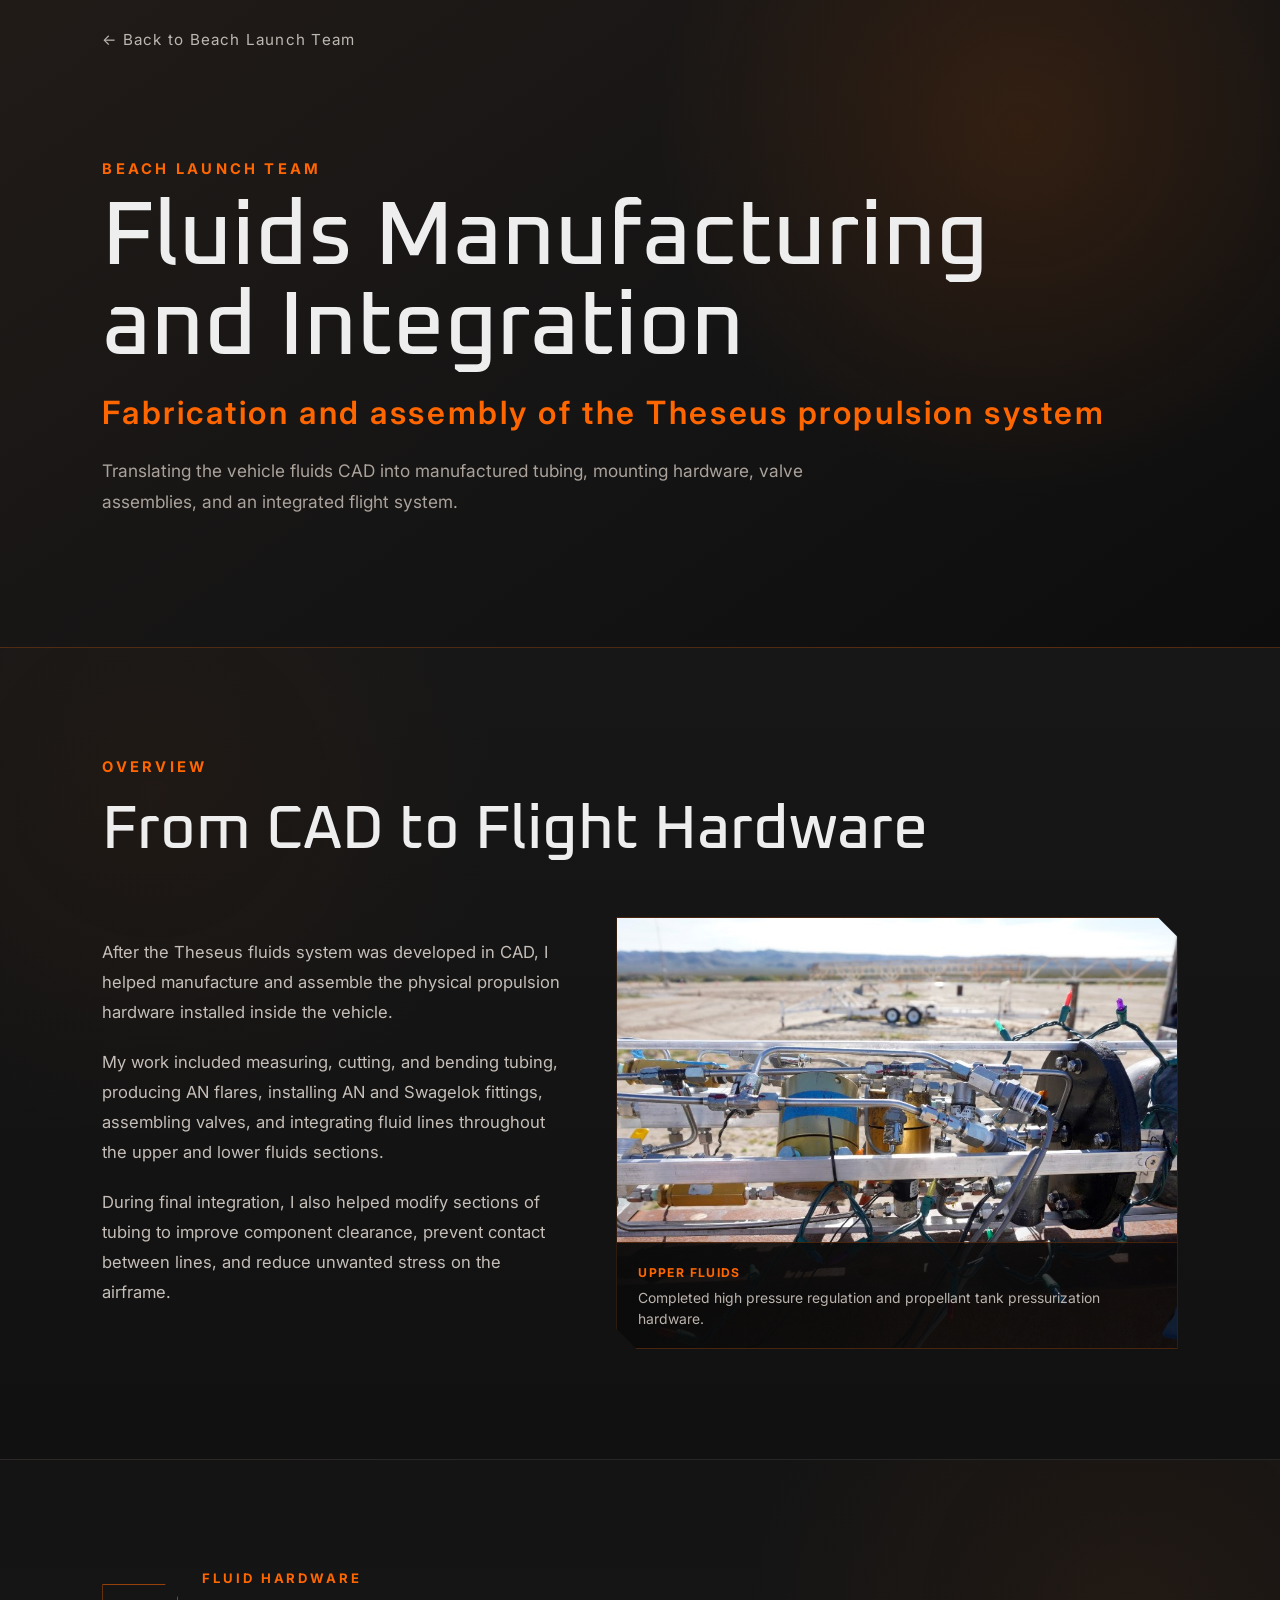
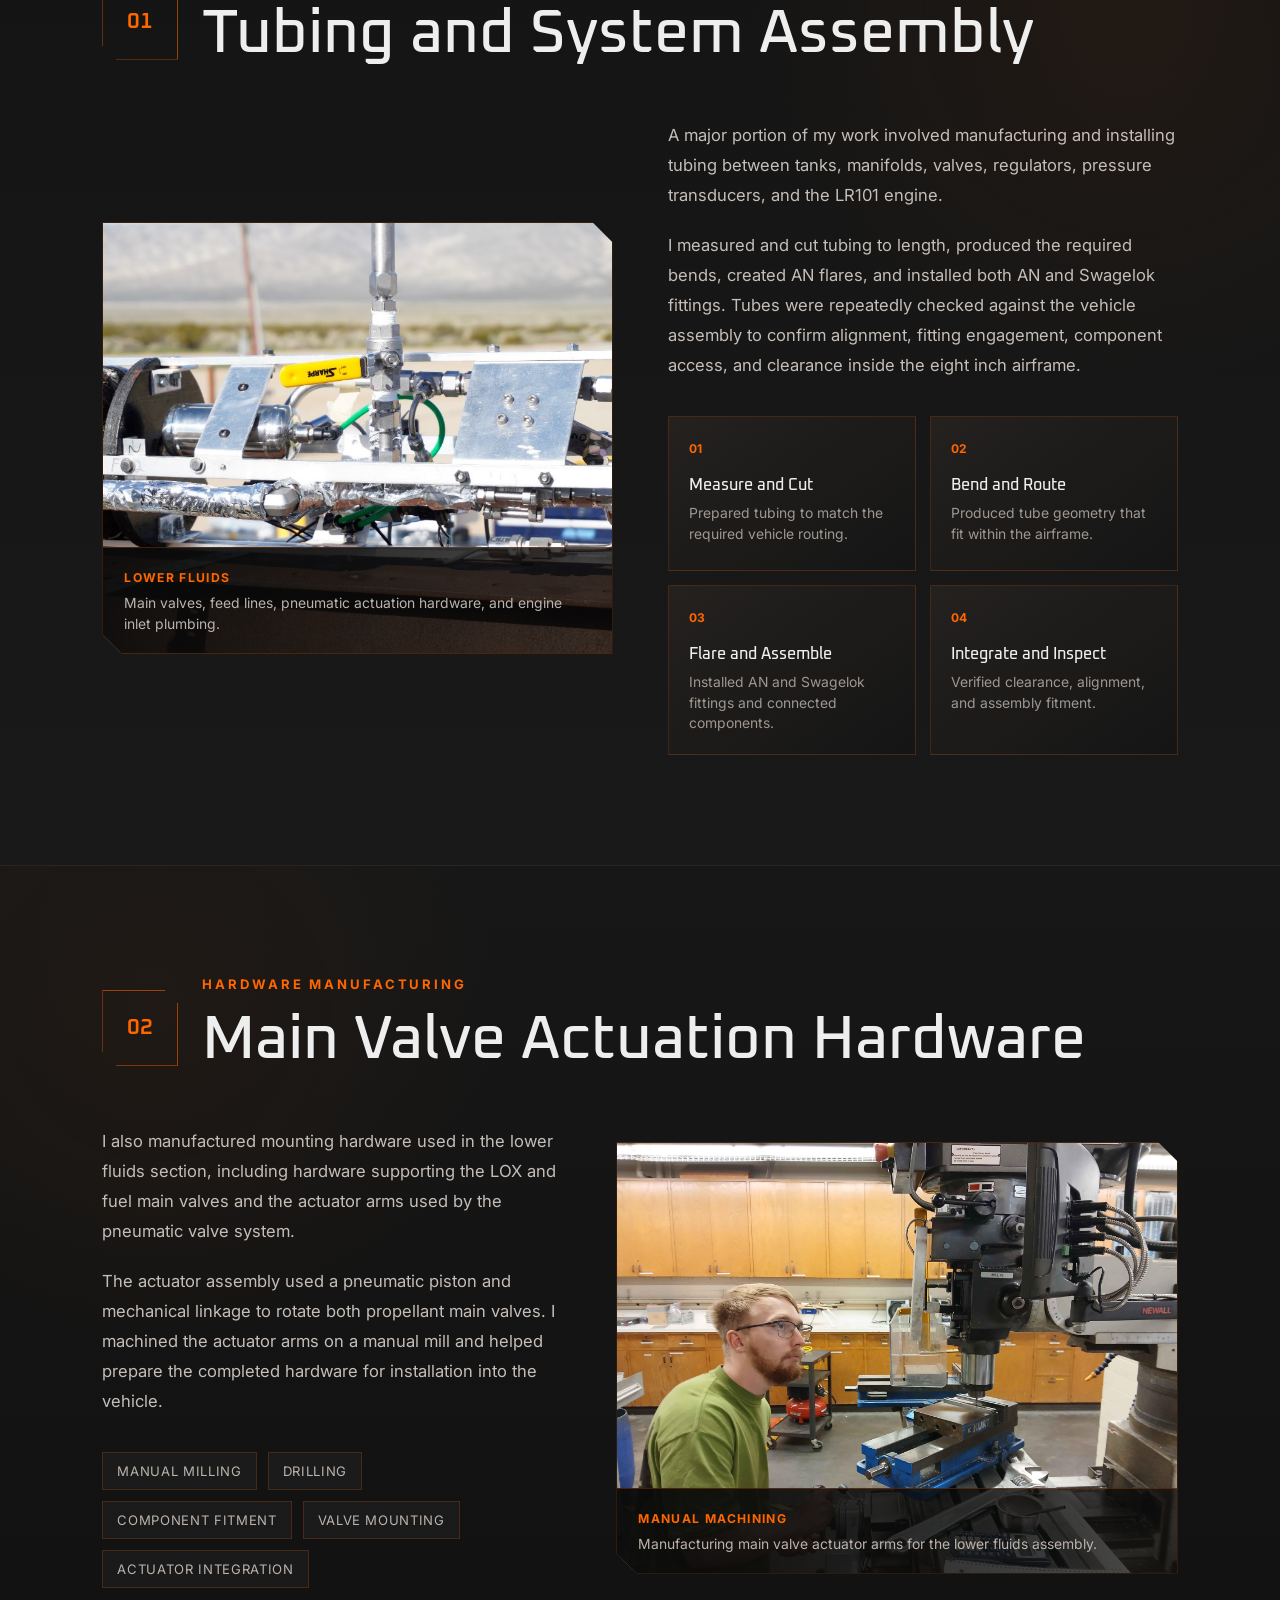
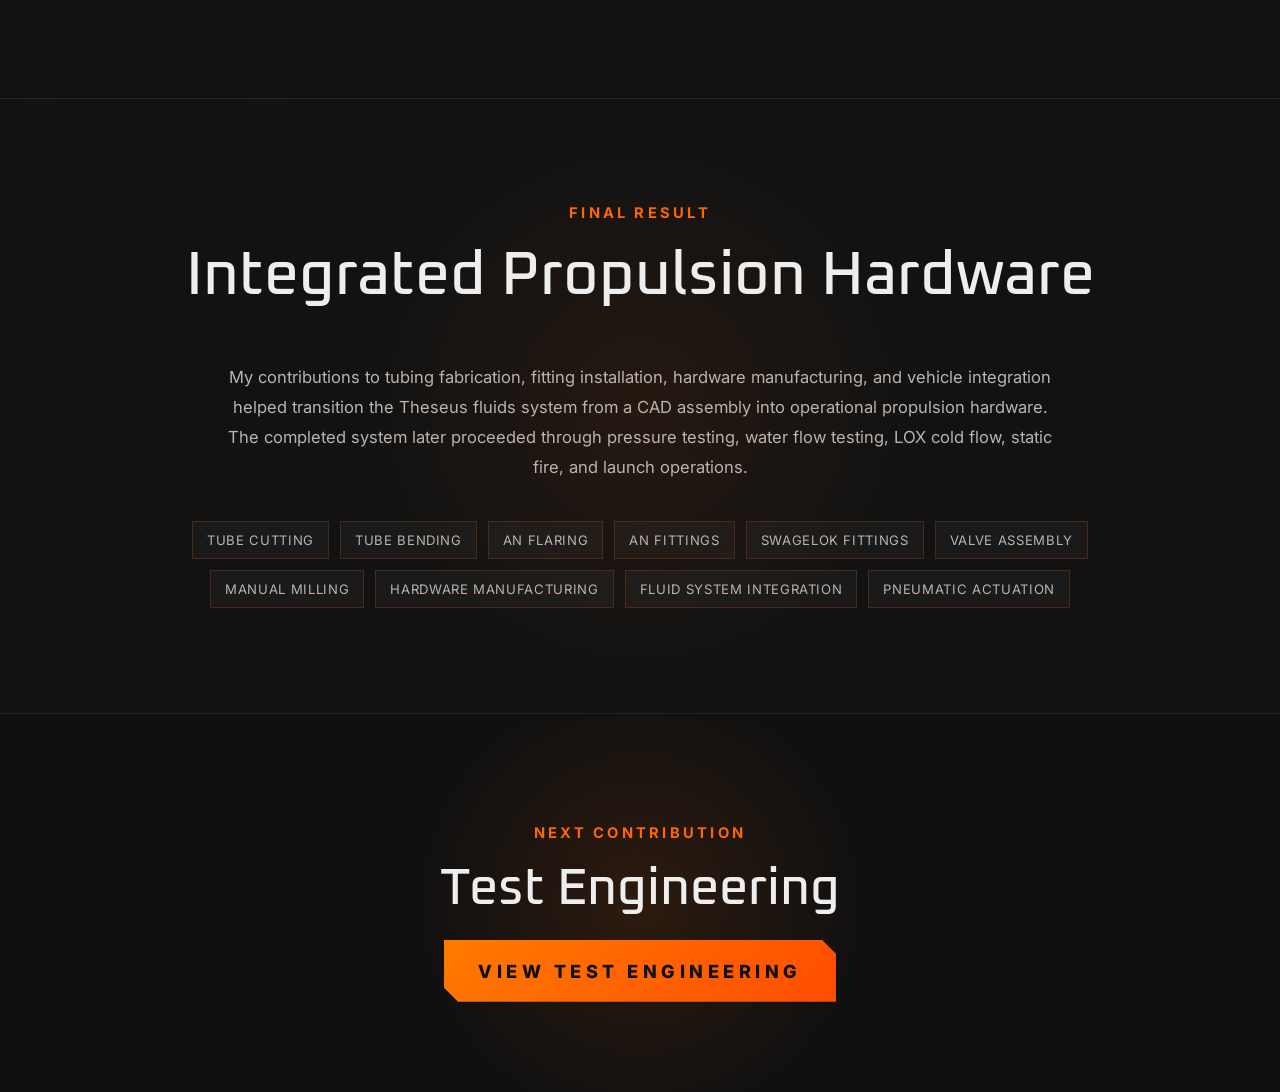
<file: projects/manufacturing.html>
<!DOCTYPE html>
<html lang="en">

<head>
  <meta charset="UTF-8" />
  <meta name="viewport" content="width=device-width, initial-scale=1.0" />

  <title>Fluids Manufacturing | Colby Miller</title>

  <link
    href="https://fonts.googleapis.com/css2?family=Oxanium:wght@300;400;500;600;700&family=Inter:wght@300;400;500;600;700&display=swap"
    rel="stylesheet"
  />

  <link rel="stylesheet" href="../css/style.css" />
</head>

<body>

  <!-- HERO -->

  <header class="manufacturinghero">

    <a class="back-link" href="beach-launch-team.html">
      ← Back to Beach Launch Team
    </a>

    <div class="manufacturingherocontent">

      <p class="section-label">Beach Launch Team</p>

      <h1>Fluids Manufacturing and Integration</h1>

      <p class="technical-subtitle">
        Fabrication and assembly of the Theseus propulsion system
      </p>

      <p class="manufacturingherotext">
        Translating the vehicle fluids CAD into manufactured tubing,
        mounting hardware, valve assemblies, and an integrated flight system.
      </p>

    </div>

  </header>


  <main class="technical-page">

    <!-- INTRODUCTION -->

    <section class="manufacturingintro">

      <div class="manufacturingheading">

        <p class="section-label">Overview</p>

        <h2>From CAD to Flight Hardware</h2>

      </div>


      <div class="manufacturingintrogrid">

        <div class="manufacturingintrotext">

          <p>
            After the Theseus fluids system was developed in CAD, I helped
            manufacture and assemble the physical propulsion hardware installed
            inside the vehicle.
          </p>

          <p>
            My work included measuring, cutting, and bending tubing, producing
            AN flares, installing AN and Swagelok fittings, assembling valves,
            and integrating fluid lines throughout the upper and lower fluids
            sections.
          </p>

          <p>
            During final integration, I also helped modify sections of tubing
            to improve component clearance, prevent contact between lines, and
            reduce unwanted stress on the airframe.
          </p>

        </div>


        <div class="manufacturingimage">

          <img
            src="../images/upperfluids.jpg"
            alt="Completed Theseus upper fluids system"
          />

          <div class="manufacturingcaption">

            <span>Upper Fluids</span>

            <p>
              Completed high pressure regulation and propellant tank
              pressurization hardware.
            </p>

          </div>

        </div>

      </div>

    </section>


    <!-- TUBING AND ASSEMBLY -->

    <section class="manufacturingsection manufacturingalternate">

      <div class="manufacturingsectionheading">

        <div class="phase-number">01</div>

        <div>

          <p class="phase-label">Fluid Hardware</p>

          <h2>Tubing and System Assembly</h2>

        </div>

      </div>


      <div class="manufacturingcontentgrid">

        <div class="manufacturingimage">

          <img
            src="../images/lowerfluids.jpg"
            alt="Completed Theseus lower fluids system"
          />

          <div class="manufacturingcaption">

            <span>Lower Fluids</span>

            <p>
              Main valves, feed lines, pneumatic actuation hardware, and engine
              inlet plumbing.
            </p>

          </div>

        </div>


        <div class="manufacturingtext">

          <p>
            A major portion of my work involved manufacturing and installing
            tubing between tanks, manifolds, valves, regulators, pressure
            transducers, and the LR101 engine.
          </p>

          <p>
            I measured and cut tubing to length, produced the required bends,
            created AN flares, and installed both AN and Swagelok fittings.
            Tubes were repeatedly checked against the vehicle assembly to
            confirm alignment, fitting engagement, component access, and
            clearance inside the eight inch airframe.
          </p>


          <div class="manufacturingtaskgrid">

            <div class="manufacturingtask">
              <span>01</span>
              <strong>Measure and Cut</strong>
              <p>Prepared tubing to match the required vehicle routing.</p>
            </div>

            <div class="manufacturingtask">
              <span>02</span>
              <strong>Bend and Route</strong>
              <p>Produced tube geometry that fit within the airframe.</p>
            </div>

            <div class="manufacturingtask">
              <span>03</span>
              <strong>Flare and Assemble</strong>
              <p>Installed AN and Swagelok fittings and connected components.</p>
            </div>

            <div class="manufacturingtask">
              <span>04</span>
              <strong>Integrate and Inspect</strong>
              <p>Verified clearance, alignment, and assembly fitment.</p>
            </div>

          </div>

        </div>

      </div>

    </section>


    <!-- MACHINING -->

    <section class="manufacturingsection">

      <div class="manufacturingsectionheading">

        <div class="phase-number">02</div>

        <div>

          <p class="phase-label">Hardware Manufacturing</p>

          <h2>Main Valve Actuation Hardware</h2>

        </div>

      </div>


      <div class="manufacturingcontentgrid reverse">

        <div class="manufacturingtext">

          <p>
            I also manufactured mounting hardware used in the lower fluids
            section, including hardware supporting the LOX and fuel main valves
            and the actuator arms used by the pneumatic valve system.
          </p>

          <p>
            The actuator assembly used a pneumatic piston and mechanical linkage
            to rotate both propellant main valves. I machined the actuator arms
            on a manual mill and helped prepare the completed hardware for
            installation into the vehicle.
          </p>


          <div class="manufacturingoperations">

            <span>Manual Milling</span>
            <span>Drilling</span>
            <span>Component Fitment</span>
            <span>Valve Mounting</span>
            <span>Actuator Integration</span>

          </div>

        </div>


        <div class="manufacturingimage">

          <img
            src="../images/actuatorarmmilling.jpg"
            alt="Machining Theseus main valve actuator arms"
          />

          <div class="manufacturingcaption">

            <span>Manual Machining</span>

            <p>
              Manufacturing main valve actuator arms for the lower fluids
              assembly.
            </p>

          </div>

        </div>

      </div>

    </section>


    <!-- RESULT -->

    <section class="manufacturingresult">

      <div class="manufacturingheading">

        <p class="section-label">Final Result</p>

        <h2>Integrated Propulsion Hardware</h2>

      </div>


      <p class="manufacturingresulttext">
        My contributions to tubing fabrication, fitting installation, hardware
        manufacturing, and vehicle integration helped transition the Theseus
        fluids system from a CAD assembly into operational propulsion hardware.
        The completed system later proceeded through pressure testing, water
        flow testing, LOX cold flow, static fire, and launch operations.
      </p>


      <div class="manufacturingskills">

        <span>Tube Cutting</span>
        <span>Tube Bending</span>
        <span>AN Flaring</span>
        <span>AN Fittings</span>
        <span>Swagelok Fittings</span>
        <span>Valve Assembly</span>
        <span>Manual Milling</span>
        <span>Hardware Manufacturing</span>
        <span>Fluid System Integration</span>
        <span>Pneumatic Actuation</span>

      </div>

    </section>


    <!-- NEXT PAGE -->

    <section class="next-project">

      <p class="section-label">Next Contribution</p>

      <h2>Test Engineering</h2>

      <a class="industrial-btn filled" href="testengineering.html">
        View Test Engineering
      </a>

    </section>

  </main>

</body>

</html>
</file>
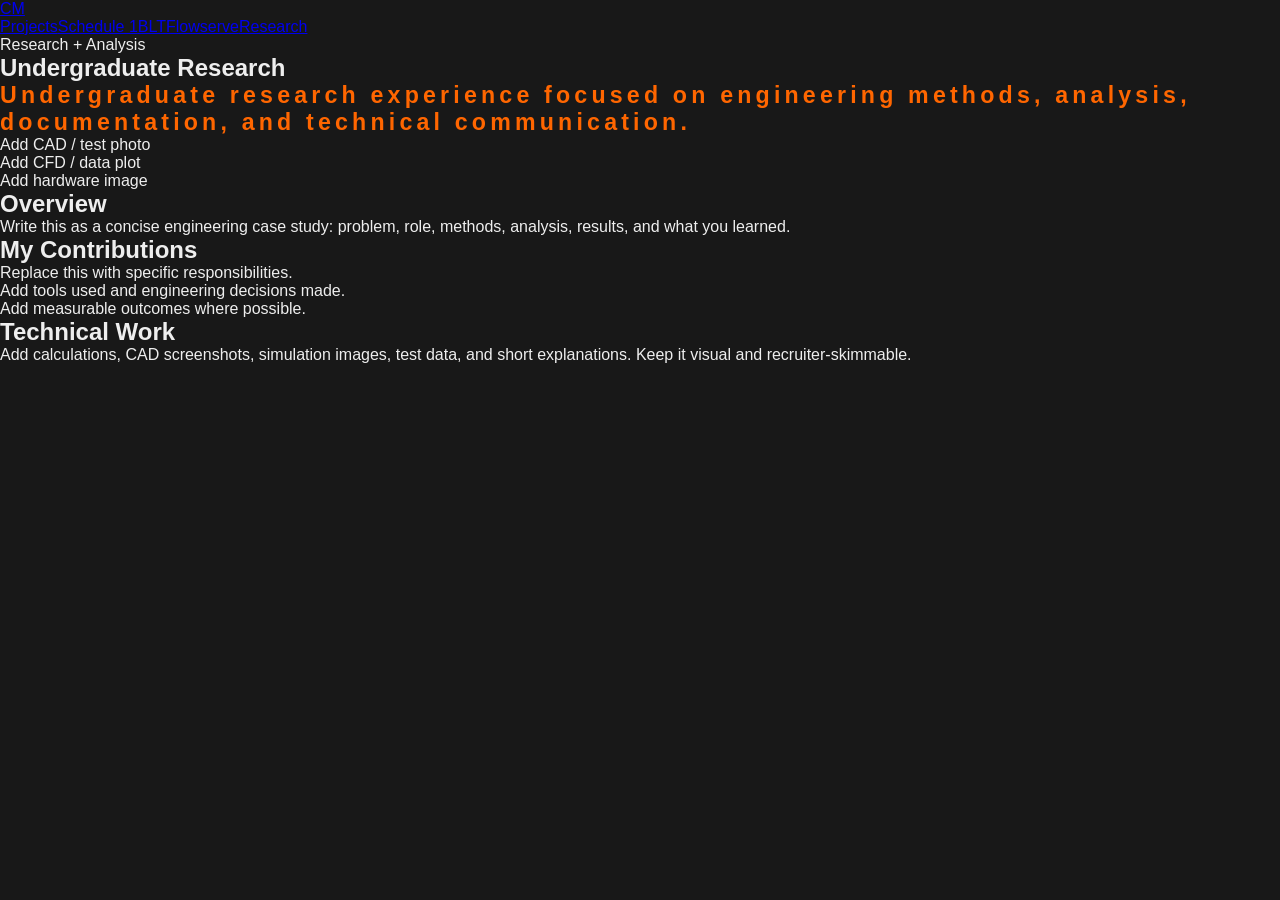
<file: projects/research.html>
<!DOCTYPE html><html lang="en"><head><meta charset="UTF-8"><meta name="viewport" content="width=device-width, initial-scale=1.0"><title>Undergraduate Research | Colby Miller</title><link rel="stylesheet" href="../css/style.css"></head><body><header class="nav"><a class="logo" href="../index.html">CM</a><nav><a href="../index.html#projects">Projects</a><a href="schedule-1.html">Schedule 1</a><a href="beach-launch-team.html">BLT</a><a href="flowserve.html">Flowserve</a><a href="research.html">Research</a></nav></header><main><section class="case-hero"><p class="eyebrow">Research + Analysis</p><h1>Undergraduate Research</h1><p class="subtitle">Undergraduate research experience focused on engineering methods, analysis, documentation, and technical communication.</p></section><section class="case-wrap"><div class="case-grid"><div class="placeholder">Add CAD / test photo</div><div class="placeholder">Add CFD / data plot</div><div class="placeholder">Add hardware image</div></div><div class="case-card"><h2>Overview</h2><p>Write this as a concise engineering case study: problem, role, methods, analysis, results, and what you learned.</p></div><div class="case-card"><h2>My Contributions</h2><ul><li>Replace this with specific responsibilities.</li><li>Add tools used and engineering decisions made.</li><li>Add measurable outcomes where possible.</li></ul></div><div class="case-card"><h2>Technical Work</h2><p>Add calculations, CAD screenshots, simulation images, test data, and short explanations. Keep it visual and recruiter-skimmable.</p></div></section></main></body></html>
</file>
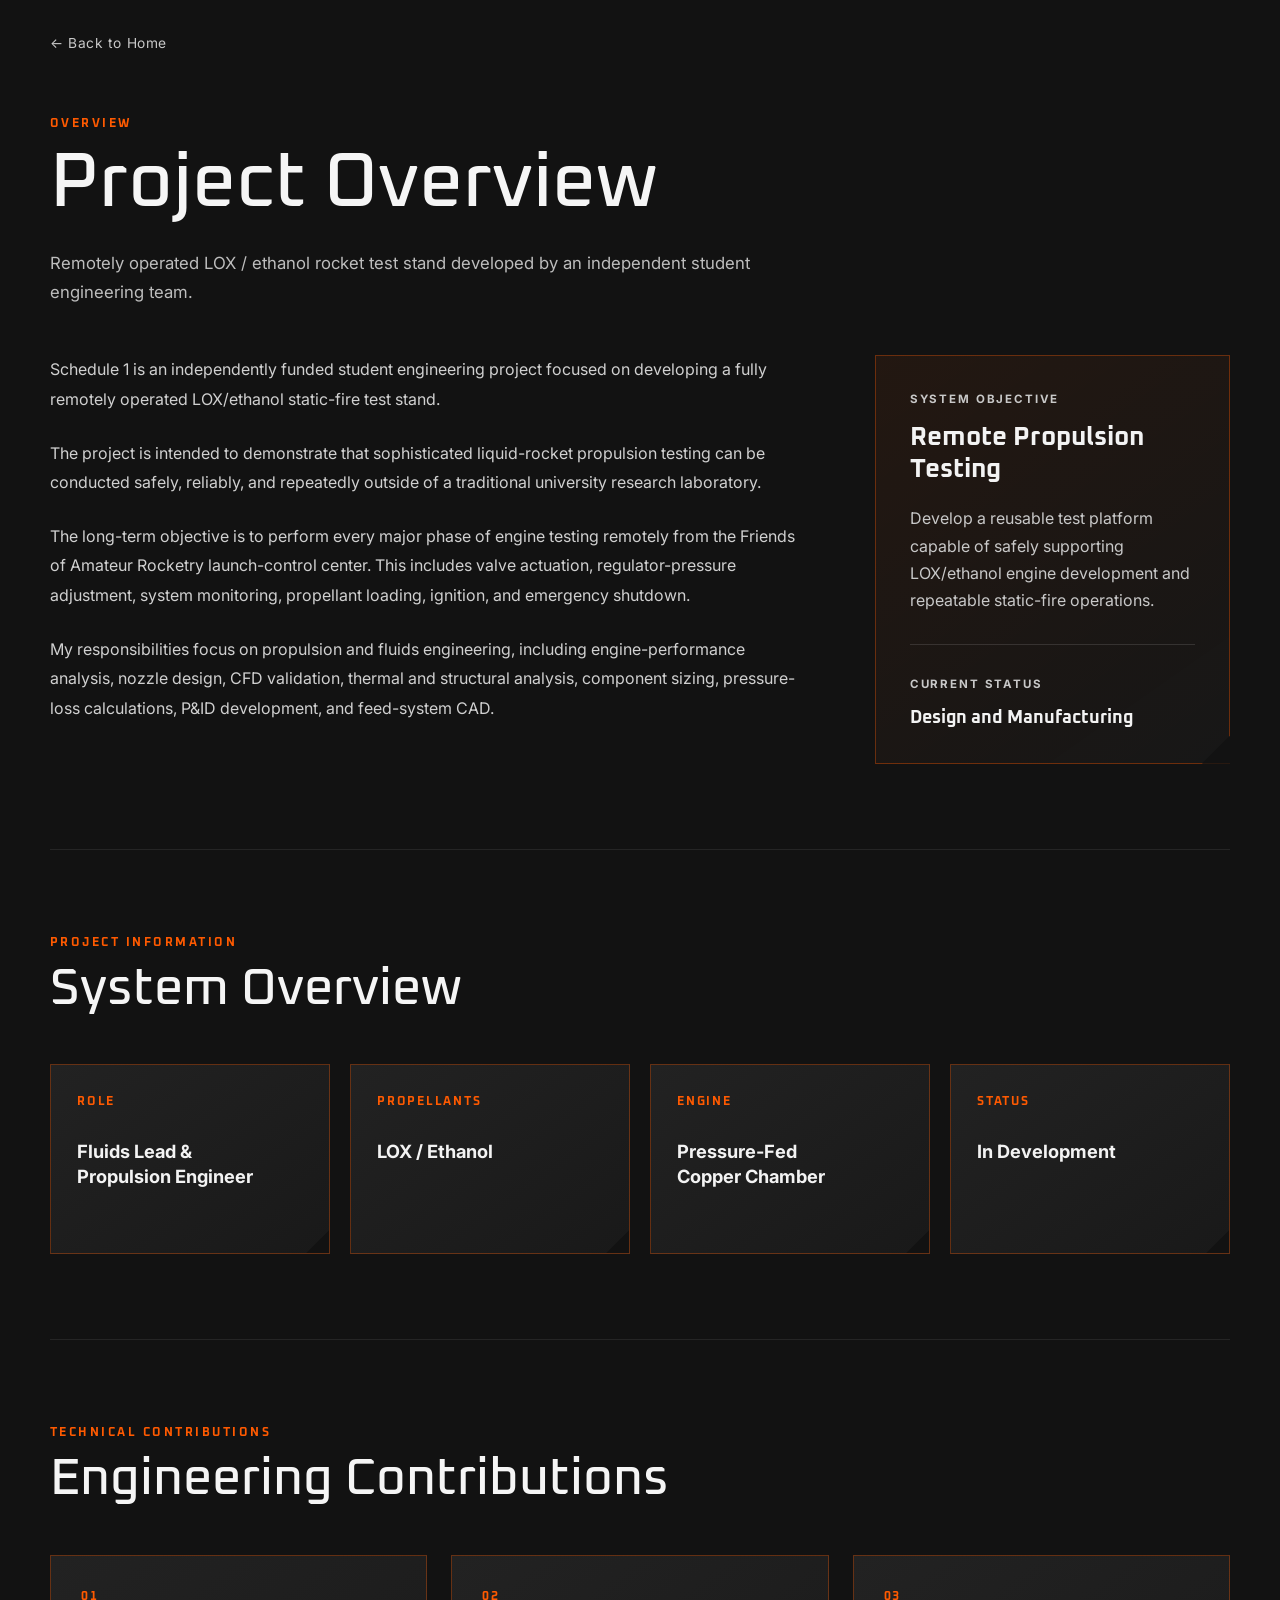
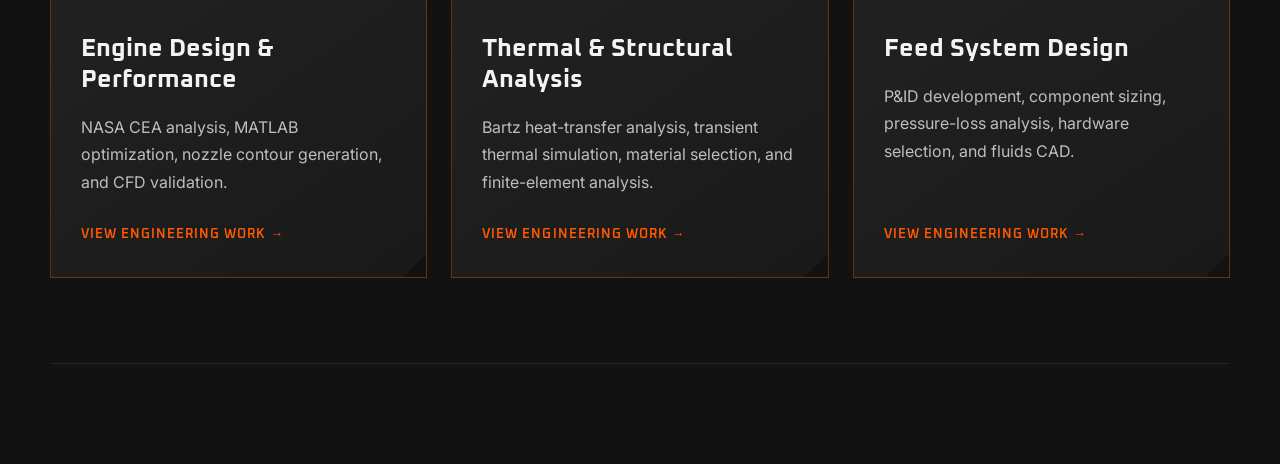
<file: projects/schedule-1.html>
<!DOCTYPE html>
<html lang="en">

<head>
    <meta charset="UTF-8">
    <meta name="viewport" content="width=device-width, initial-scale=1.0">

    <title>Schedule 1 | Colby Miller</title>

    <link
        href="https://fonts.googleapis.com/css2?family=Oxanium:wght@300;400;500;600;700&family=Inter:wght@300;400;500;600;700&display=swap"
        rel="stylesheet"
    >

    <link rel="stylesheet" href="../css/style.css">
</head>

<body>

    <main class="schedule-page">

        <!-- PROJECT OVERVIEW -->

        <section class="schedule-section schedule-overview">

            <a class="schedule-back-link" href="../index.html">
                ← Back to Home
            </a>

            <div class="schedule-heading">

                <p class="section-label">Overview</p>

                <h1>Project Overview</h1>

                <p class="schedule-intro">
                    Remotely operated LOX / ethanol rocket test stand developed
                    by an independent student engineering team.
                </p>

            </div>

            <div class="schedule-overview-grid">

                <div class="schedule-overview-copy">

                    <p>
                        Schedule 1 is an independently funded student engineering
                        project focused on developing a fully remotely operated
                        LOX/ethanol static-fire test stand.
                    </p>

                    <p>
                        The project is intended to demonstrate that sophisticated
                        liquid-rocket propulsion testing can be conducted safely,
                        reliably, and repeatedly outside of a traditional university
                        research laboratory.
                    </p>

                    <p>
                        The long-term objective is to perform every major phase of
                        engine testing remotely from the Friends of Amateur Rocketry
                        launch-control center. This includes valve actuation,
                        regulator-pressure adjustment, system monitoring, propellant
                        loading, ignition, and emergency shutdown.
                    </p>

                    <p>
                        My responsibilities focus on propulsion and fluids
                        engineering, including engine-performance analysis, nozzle
                        design, CFD validation, thermal and structural analysis,
                        component sizing, pressure-loss calculations, P&amp;ID
                        development, and feed-system CAD.
                    </p>

                </div>

                <aside class="schedule-summary">

                    <p class="summary-label">System Objective</p>

                    <h2>Remote Propulsion Testing</h2>

                    <p>
                        Develop a reusable test platform capable of safely supporting
                        LOX/ethanol engine development and repeatable static-fire
                        operations.
                    </p>

                    <div class="summary-rule"></div>

                    <p class="summary-status">Current Status</p>

                    <strong>Design and Manufacturing</strong>

                </aside>

            </div>

        </section>


        <!-- PROJECT INFORMATION -->

        <section class="schedule-section">

            <div class="schedule-heading">

                <p class="section-label">Project Information</p>

                <h2>System Overview</h2>

            </div>

            <div class="schedule-info-grid">

                <article class="schedule-info-card">

                    <span>Role</span>

                    <h3>
                        Fluids Lead &amp;<br>
                        Propulsion Engineer
                    </h3>

                </article>

                <article class="schedule-info-card">

                    <span>Propellants</span>

                    <h3>LOX / Ethanol</h3>

                </article>

                <article class="schedule-info-card">

                    <span>Engine</span>

                    <h3>
                        Pressure-Fed<br>
                        Copper Chamber
                    </h3>

                </article>

                <article class="schedule-info-card">

                    <span>Status</span>

                    <h3>In Development</h3>

                </article>

            </div>

        </section>


        <!-- ENGINEERING CONTRIBUTIONS -->

        <section class="schedule-section">

            <div class="schedule-heading">

                <p class="section-label">Technical Contributions</p>

                <h2>Engineering Contributions</h2>

            </div>

            <div class="schedule-contribution-grid">

                <a href="engine-design.html" class="schedule-contribution-card">

                    <span>01</span>

                    <h3>Engine Design &amp; Performance</h3>

                    <p>
                        NASA CEA analysis, MATLAB optimization, nozzle contour
                        generation, and CFD validation.
                    </p>

                    <div class="card-link">
                        View Engineering Work →
                    </div>

                </a>

                <a href="thermal-analysis.html" class="schedule-contribution-card">

                    <span>02</span>

                    <h3>Thermal &amp; Structural Analysis</h3>

                    <p>
                        Bartz heat-transfer analysis, transient thermal simulation,
                        material selection, and finite-element analysis.
                    </p>

                    <div class="card-link">
                        View Engineering Work →
                    </div>

                </a>

                <a href="feed-system.html" class="schedule-contribution-card">

                    <span>03</span>

                    <h3>Feed System Design</h3>

                    <p>
                        P&amp;ID development, component sizing, pressure-loss
                        analysis, hardware selection, and fluids CAD.
                    </p>

                    <div class="card-link">
                        View Engineering Work →
                    </div>

                </a>

            </div>

        </section>

    </main>

</body>

</html>
</file>
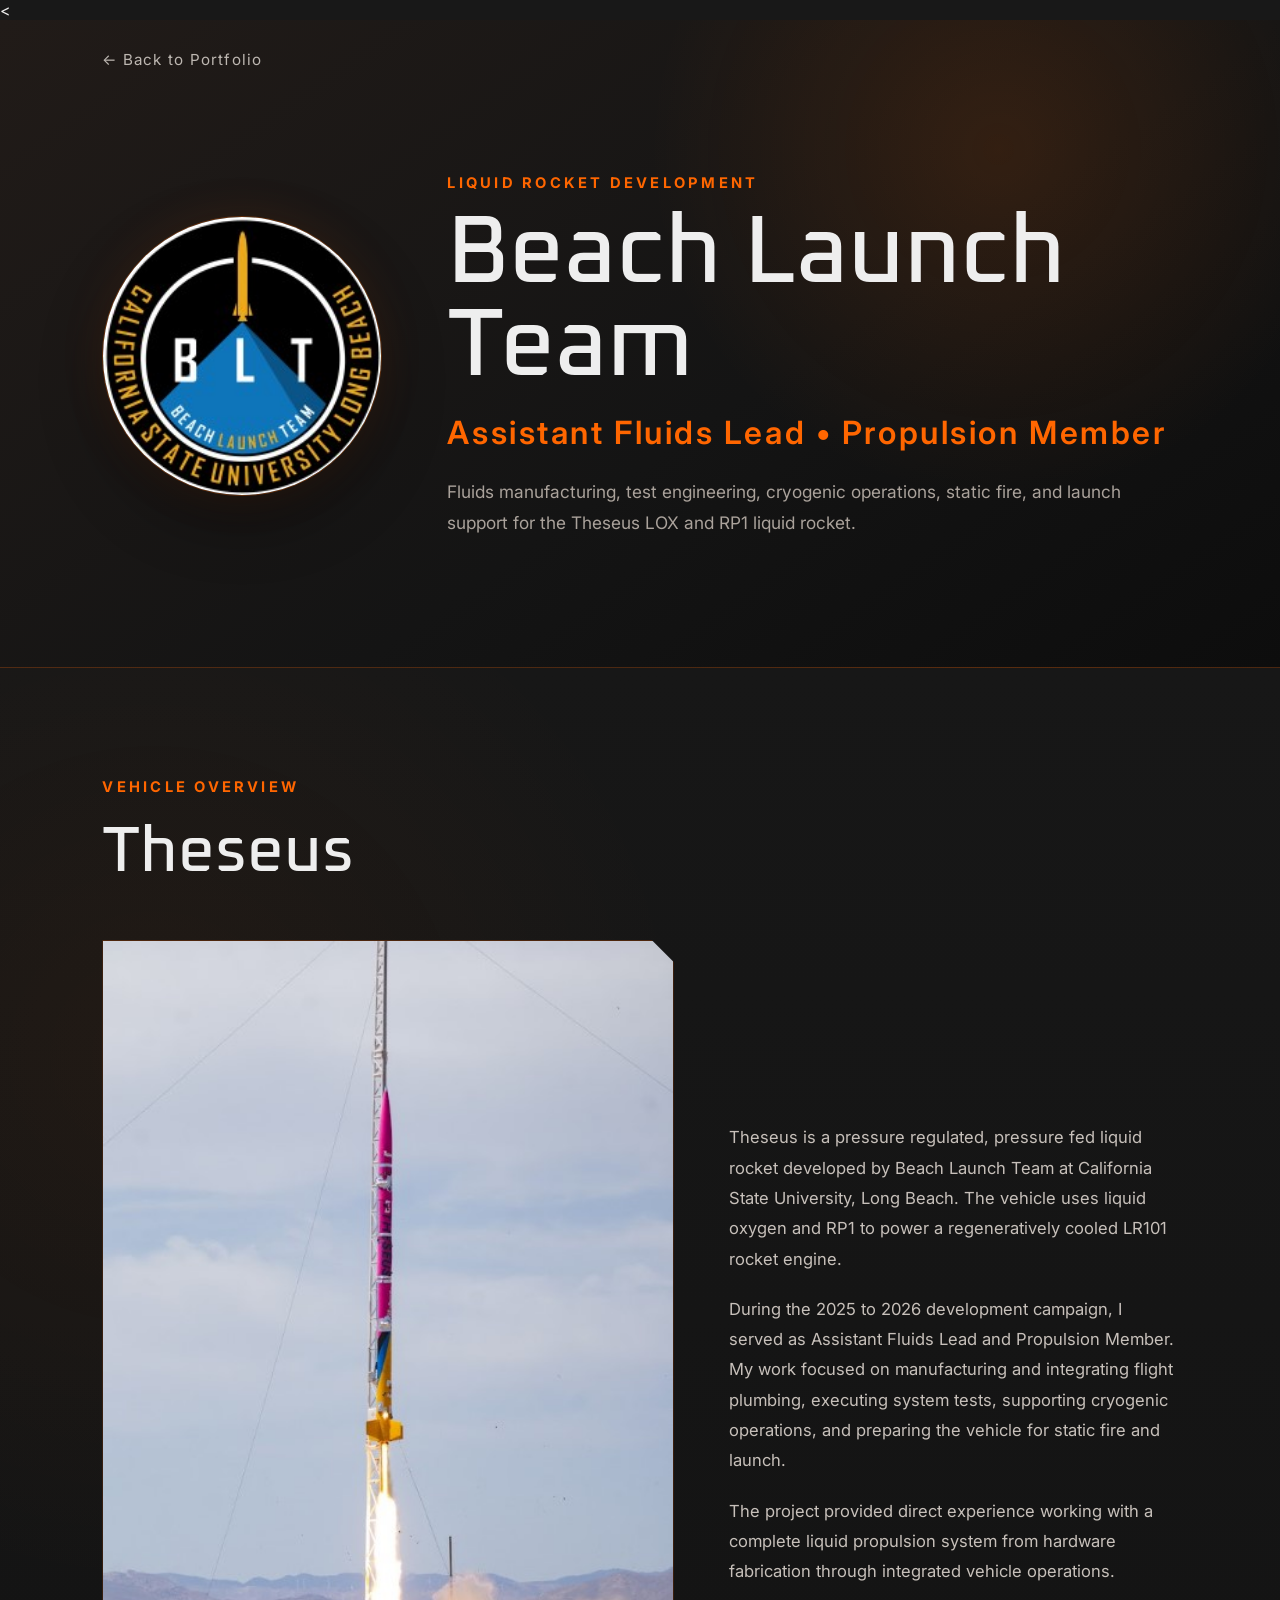
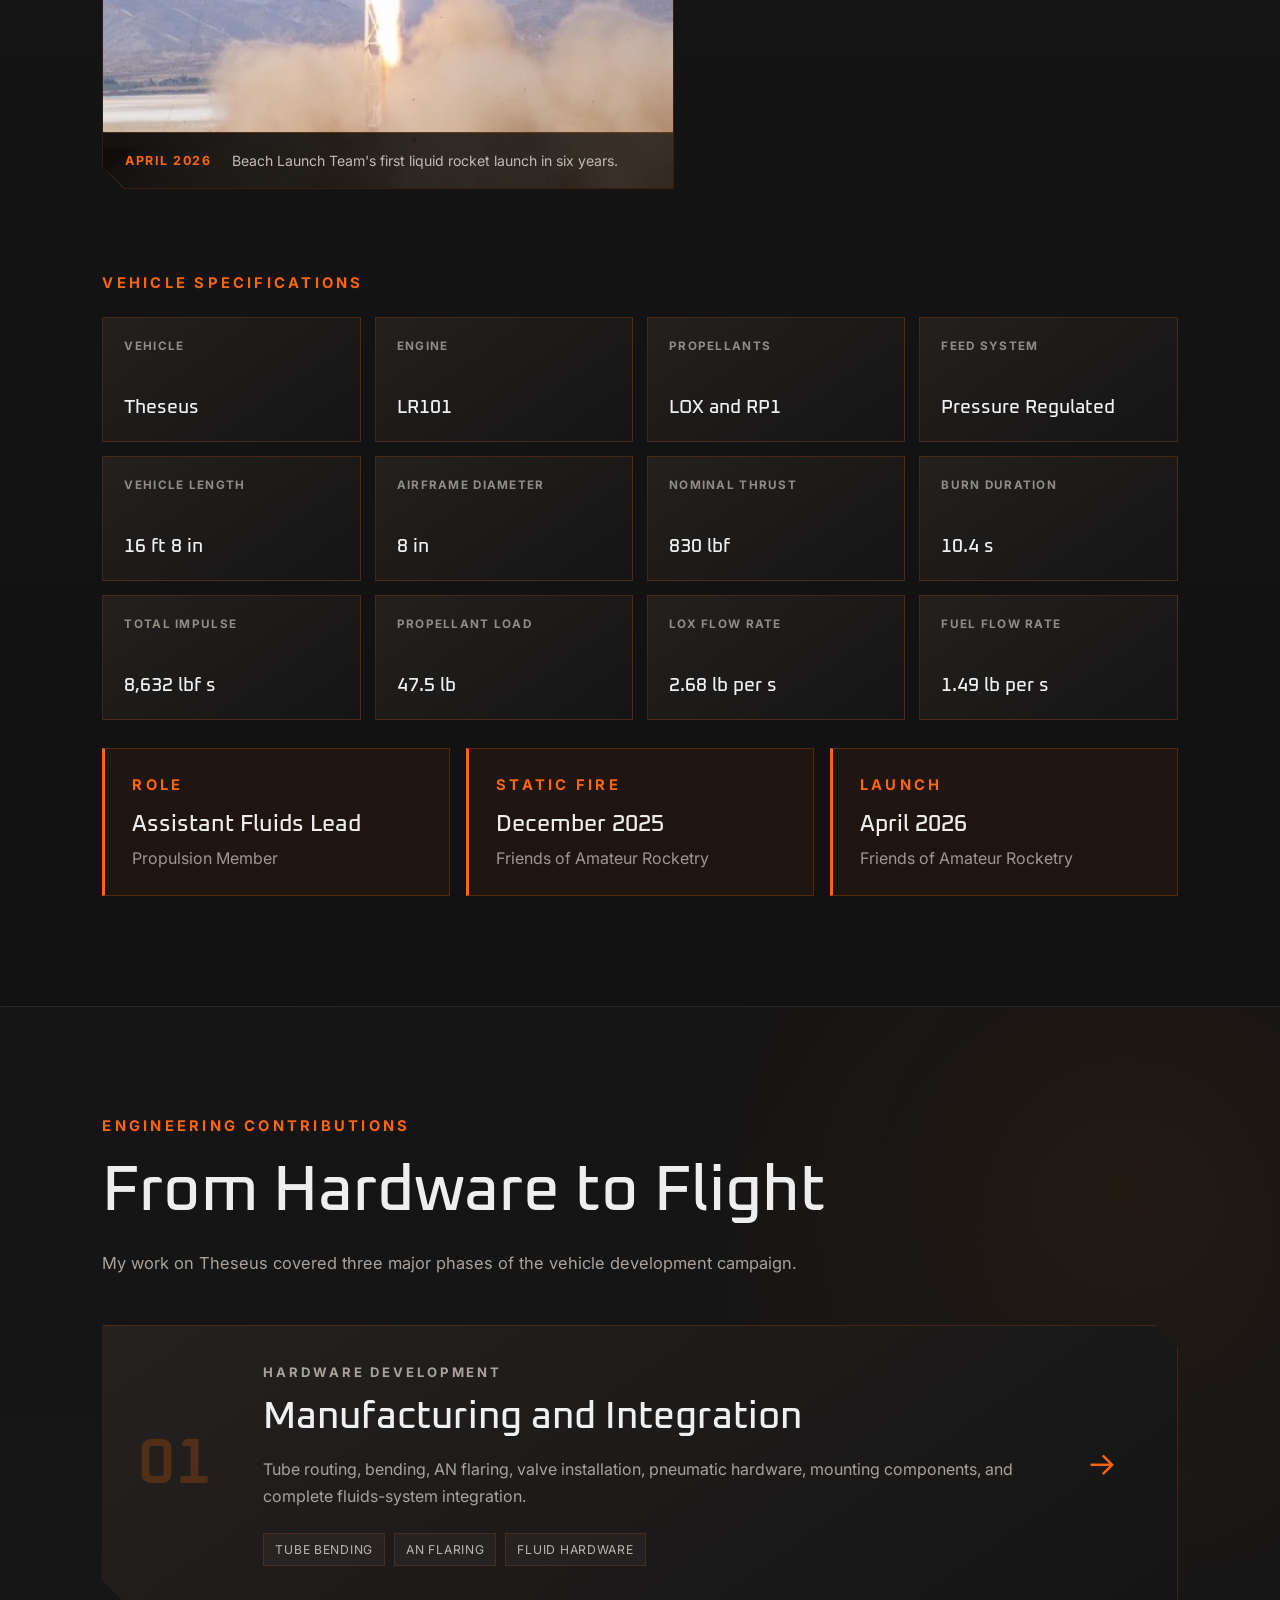
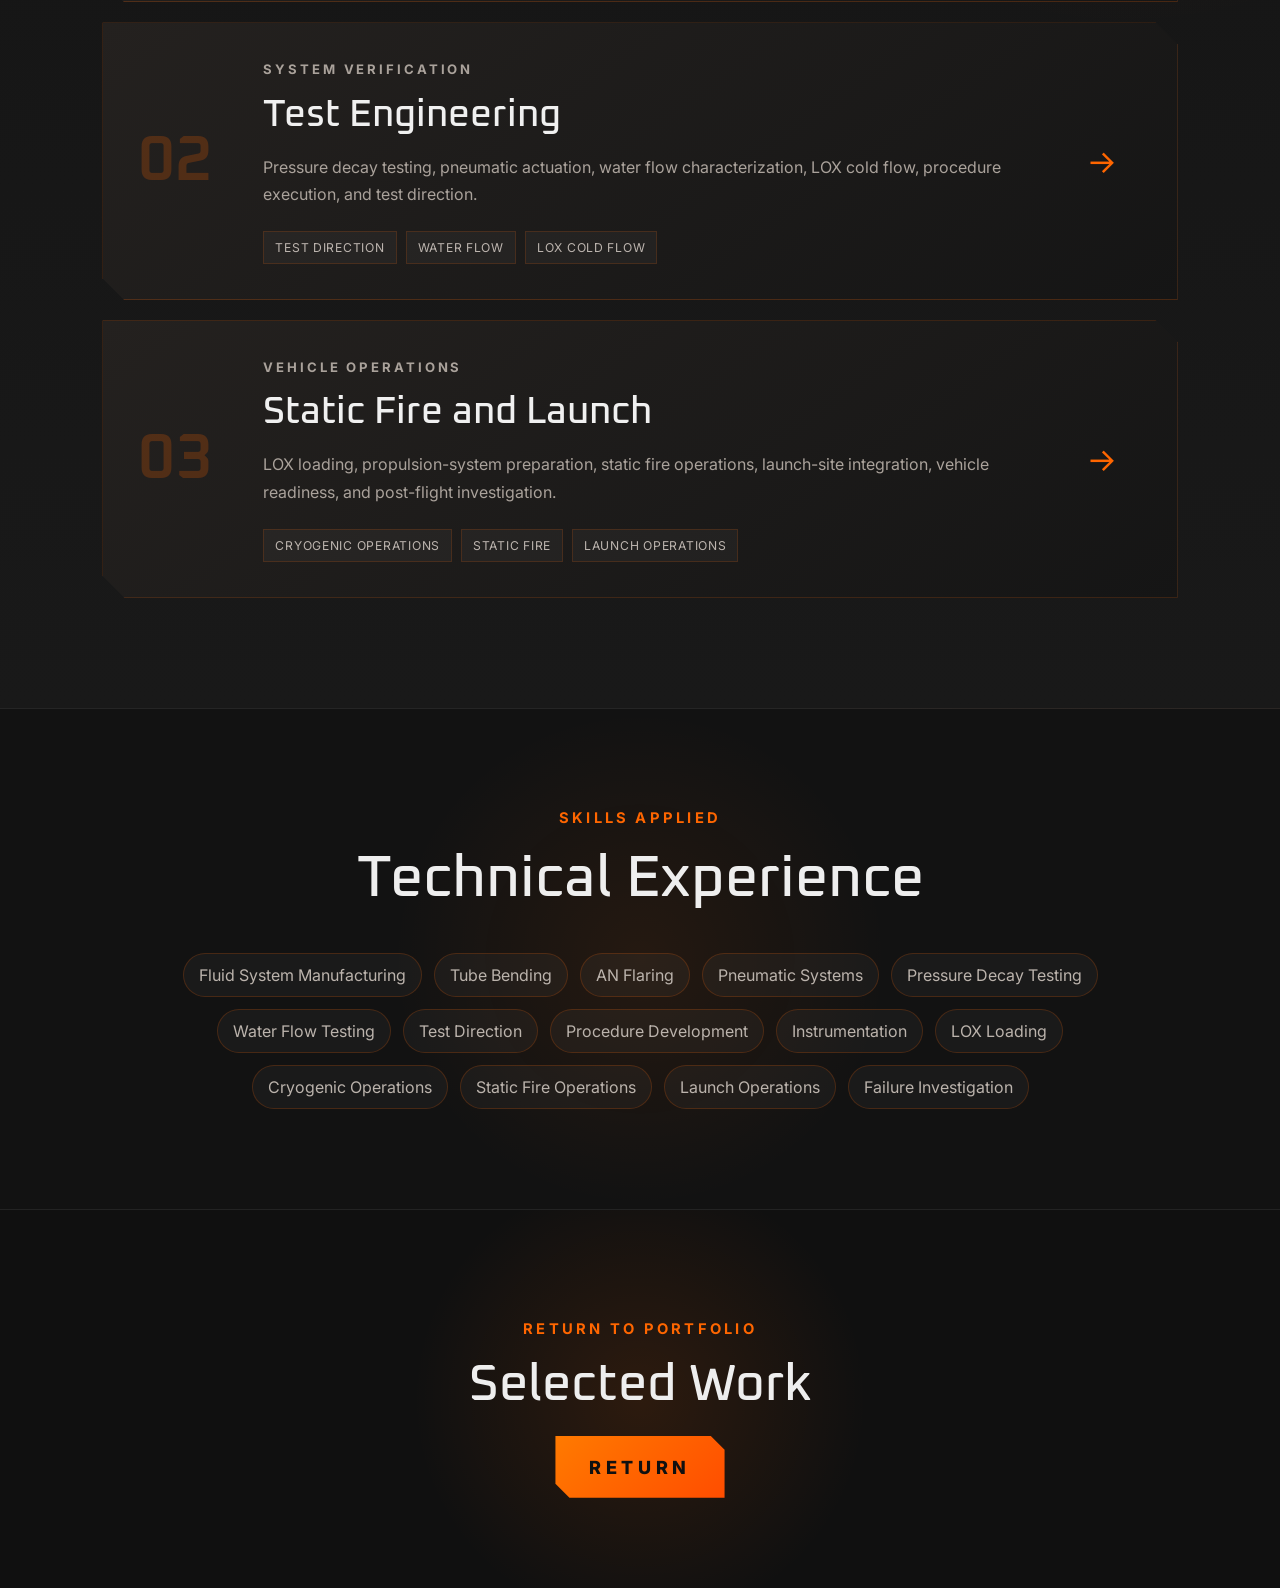
<file: colby-portfolio/projects/beach-launch-team.html>
<<!DOCTYPE html>
<html lang="en">

<head>
  <meta charset="UTF-8" />
  <meta name="viewport" content="width=device-width, initial-scale=1.0" />

  <title>Beach Launch Team | Colby Miller</title>

  <link
    href="https://fonts.googleapis.com/css2?family=Oxanium:wght@300;400;500;600;700&family=Inter:wght@300;400;500;600;700&display=swap"
    rel="stylesheet"
  />

  <link rel="stylesheet" href="../css/style.css" />
</head>

<body>

  <!-- HERO -->

  <header class="blthero">

    <a class="back-link" href="../index.html">
      ← Back to Portfolio
    </a>

    <div class="bltherocontent">

      <img
        class="bltherologo"
        src="../images/csulb_beach_launch_team_logo.jpg"
        alt="CSULB Beach Launch Team logo"
      />

      <div class="bltherotext">

        <p class="section-label">Liquid Rocket Development</p>

        <h1>Beach Launch Team</h1>

        <p class="technical-subtitle">
          Assistant Fluids Lead • Propulsion Member
        </p>

        <p class="bltherodescription">
          Fluids manufacturing, test engineering, cryogenic operations,
          static fire, and launch support for the Theseus LOX and RP1
          liquid rocket.
        </p>

      </div>

    </div>

  </header>


  <main class="technical-page">

    <!-- THESEUS OVERVIEW -->

    <section class="bltoverview">

      <div class="bltsectionheading">

        <p class="section-label">Vehicle Overview</p>

        <h2>Theseus</h2>

      </div>


      <div class="bltoverviewlayout">

        <div class="bltlaunchimage">

          <img
            src="../images/theseuslaunch.jpg"
            alt="Theseus liquid rocket launching"
          />

          <div class="bltimagecaption">

            <span>April 2026</span>

            <p>
              Beach Launch Team's first liquid rocket launch in six years.
            </p>

          </div>

        </div>


        <div class="bltoverviewtext">

          <p>
            Theseus is a pressure regulated, pressure fed liquid rocket
            developed by Beach Launch Team at California State University,
            Long Beach. The vehicle uses liquid oxygen and RP1 to power a
            regeneratively cooled LR101 rocket engine.
          </p>

          <p>
            During the 2025 to 2026 development campaign, I served as
            Assistant Fluids Lead and Propulsion Member. My work focused on
            manufacturing and integrating flight plumbing, executing system
            tests, supporting cryogenic operations, and preparing the vehicle
            for static fire and launch.
          </p>

          <p>
            The project provided direct experience working with a complete
            liquid propulsion system from hardware fabrication through
            integrated vehicle operations.
          </p>

        </div>

      </div>


      <!-- VEHICLE SPECIFICATIONS -->

      <div class="bltspecsection">

        <p class="section-label">Vehicle Specifications</p>

        <div class="bltspecgrid">

          <div class="bltspeccard">
            <span>Vehicle</span>
            <strong>Theseus</strong>
          </div>

          <div class="bltspeccard">
            <span>Engine</span>
            <strong>LR101</strong>
          </div>

          <div class="bltspeccard">
            <span>Propellants</span>
            <strong>LOX and RP1</strong>
          </div>

          <div class="bltspeccard">
            <span>Feed System</span>
            <strong>Pressure Regulated</strong>
          </div>

          <div class="bltspeccard">
            <span>Vehicle Length</span>
            <strong>16 ft 8 in</strong>
          </div>

          <div class="bltspeccard">
            <span>Airframe Diameter</span>
            <strong>8 in</strong>
          </div>

          <div class="bltspeccard">
            <span>Nominal Thrust</span>
            <strong>830 lbf</strong>
          </div>

          <div class="bltspeccard">
            <span>Burn Duration</span>
            <strong>10.4 s</strong>
          </div>

          <div class="bltspeccard">
            <span>Total Impulse</span>
            <strong>8,632 lbf s</strong>
          </div>

          <div class="bltspeccard">
            <span>Propellant Load</span>
            <strong>47.5 lb</strong>
          </div>

          <div class="bltspeccard">
            <span>LOX Flow Rate</span>
            <strong>2.68 lb per s</strong>
          </div>

          <div class="bltspeccard">
            <span>Fuel Flow Rate</span>
            <strong>1.49 lb per s</strong>
          </div>

        </div>

      </div>


      <!-- ROLE INFORMATION -->

      <div class="bltrolegrid">

        <div class="bltrolecard">

          <p class="section-label">Role</p>

          <h3>Assistant Fluids Lead</h3>

          <p>Propulsion Member</p>

        </div>

        <div class="bltrolecard">

          <p class="section-label">Static Fire</p>

          <h3>December 2025</h3>

          <p>Friends of Amateur Rocketry</p>

        </div>

        <div class="bltrolecard">

          <p class="section-label">Launch</p>

          <h3>April 2026</h3>

          <p>Friends of Amateur Rocketry</p>

        </div>

      </div>

    </section>


    <!-- CONTRIBUTIONS -->

    <section class="bltcontributions">

      <div class="bltsectionheading">

        <p class="section-label">Engineering Contributions</p>

        <h2>From Hardware to Flight</h2>

        <p class="bltsectionintro">
          My work on Theseus covered three major phases of the vehicle
          development campaign.
        </p>

      </div>


      <div class="bltcontributiongrid">

        <!-- MANUFACTURING -->

        <a
          class="bltcontributioncard"
          href="manufacturing.html"
        >

          <div class="bltcardnumber">01</div>

          <div class="bltcardcontent">

            <p class="phase-label">Hardware Development</p>

            <h3>Manufacturing and Integration</h3>

            <p>
              Tube routing, bending, AN flaring, valve installation,
              pneumatic hardware, mounting components, and complete
              fluids-system integration.
            </p>

            <div class="bltcardtags">

              <span>Tube Bending</span>
              <span>AN Flaring</span>
              <span>Fluid Hardware</span>

            </div>

          </div>

          <div class="bltcardarrow">→</div>

        </a>


        <!-- TEST ENGINEERING -->

        <a
          class="bltcontributioncard"
          href="testengineering.html"
        >

          <div class="bltcardnumber">02</div>

          <div class="bltcardcontent">

            <p class="phase-label">System Verification</p>

            <h3>Test Engineering</h3>

            <p>
              Pressure decay testing, pneumatic actuation, water flow
              characterization, LOX cold flow, procedure execution, and
              test direction.
            </p>

            <div class="bltcardtags">

              <span>Test Direction</span>
              <span>Water Flow</span>
              <span>LOX Cold Flow</span>

            </div>

          </div>

          <div class="bltcardarrow">→</div>

        </a>


        <!-- STATIC FIRE AND LAUNCH -->

        <a
          class="bltcontributioncard"
          href="staticfirelaunch.html"
        >

          <div class="bltcardnumber">03</div>

          <div class="bltcardcontent">

            <p class="phase-label">Vehicle Operations</p>

            <h3>Static Fire and Launch</h3>

            <p>
              LOX loading, propulsion-system preparation, static fire
              operations, launch-site integration, vehicle readiness, and
              post-flight investigation.
            </p>

            <div class="bltcardtags">

              <span>Cryogenic Operations</span>
              <span>Static Fire</span>
              <span>Launch Operations</span>

            </div>

          </div>

          <div class="bltcardarrow">→</div>

        </a>

      </div>

    </section>

    <!-- SKILLS -->

    <section class="bltskills">

      <p class="section-label">Skills Applied</p>

      <h2>Technical Experience</h2>

      <div class="bltskillgrid">

        <span>Fluid System Manufacturing</span>
        <span>Tube Bending</span>
        <span>AN Flaring</span>
        <span>Pneumatic Systems</span>
        <span>Pressure Decay Testing</span>
        <span>Water Flow Testing</span>
        <span>Test Direction</span>
        <span>Procedure Development</span>
        <span>Instrumentation</span>
        <span>LOX Loading</span>
        <span>Cryogenic Operations</span>
        <span>Static Fire Operations</span>
        <span>Launch Operations</span>
        <span>Failure Investigation</span>

      </div>

    </section>


    <!-- RETURN -->

    <section class="next-project">

      <p class="section-label">Return to Portfolio</p>

      <h2>Selected Work</h2>

      <a class="industrial-btn filled" href="../index.html#projects">
        Return
      </a>

    </section>

  </main>

</body>

</html>
</file>
<file: css/style.css>
* {
  margin: 0;
  padding: 0;
  box-sizing: border-box;
}

html {
  scroll-behavior: smooth;
}

body {
  background: #181818;
  color: #eeeeee;
  font-family: "Inter", sans-serif;
}

/* HERO */

.hero {
  min-height: 100vh;
  position: relative;
  display: grid;
  place-items: center;
  text-align: center;
  overflow: hidden;

  background:
    linear-gradient(rgba(18,18,18,0.15), rgba(18,18,18,0.30)),
    radial-gradient(circle at center,
        rgba(255,102,0,0.10),
        transparent 60%),
    url("../images/thermal-bg.jpg");

  background-size: cover;;
background-repeat: no-repeat;
background-position: center;
background-color: #111111;
}

.hero::before {
  content: "";
  position: absolute;
  inset: 0;
  z-index: 1;
  background:
    linear-gradient(90deg, rgba(255, 102, 0, 0.07) 1px, transparent 1px),
    linear-gradient(rgba(255, 255, 255, 0.018) 1px, transparent 1px);
  background-size: 86px 86px;
  opacity: 0.24;
}

.hero::after {
  content: "";
  position: absolute;
  inset: 0;
  z-index: 1;
  pointer-events: none;
  background:
    radial-gradient(circle, transparent 55%, rgba(0, 0, 0, 0.18) 100%);
}

.hero-content {
  position: relative;
  z-index: 2;
  max-width: 1100px;
  padding: 70px 24px;
}

.hero h1 {
  font-family: "Oxanium", sans-serif;
  font-size: clamp(3.2rem, 7vw, 5.4rem);
  font-weight: 500;
  letter-spacing: 0.015em;
  color: #f4f4f4;
  margin-bottom: 38px;
  text-shadow: 0 0 30px rgba(0, 0, 0, 0.8);
}

.orange-rule {
  width: min(460px, 70vw);
  height: 2px;
  margin: 0 auto 38px;
  background: linear-gradient(90deg, transparent, #ff6600, transparent);
  position: relative;
}

.orange-rule::after {
  content: "";
  position: absolute;
  left: 50%;
  top: -3px;
  transform: translateX(-50%);
  width: 44px;
  height: 8px;
  background: #ff6600;
  clip-path: polygon(0 0, 100% 0, 85% 100%, 15% 100%);
}

.hero h2 {
  font-family: "Inter", sans-serif;
  font-size: 2.6rem;
  font-weight: 500;
  letter-spacing: 0.03em;
  color: #ececec;
  margin-bottom: 18px;
}

.subtitle {
  font-family: "Inter", sans-serif;
  color: #ff6600;
  font-size: 1.45rem;
  font-weight: 600;
  letter-spacing: 0.18em;
}

.small-rule {
  width: 190px;
  height: 1px;
  background: linear-gradient(90deg, transparent, #ff6600, transparent);
  margin: 42px auto;
}

.hook {
  font-family: "Inter", sans-serif;
  color: #d9d9d9;
  font-size: 1.15rem;
  font-weight: 500;
  letter-spacing: 0.12em;
  text-transform: uppercase;
  margin-bottom: 55px;
}

.contact-row {
  display: flex;
  justify-content: center;
  flex-wrap: wrap;
  gap: 28px;
  margin-bottom: 56px;
}

.contact-box {
  min-width: 270px;
  display: flex;
  align-items: center;
  justify-content: center;
  gap: 17px;
  color: #e8e8e8;
  text-decoration: none;
  padding: 16px 24px;
  border: 1px solid rgba(255, 102, 0, 0.5);
  background: rgba(18, 18, 18, 0.58);
  clip-path: polygon(0 0, calc(100% - 18px) 0, 100% 18px, 100% 100%, 18px 100%, 0 calc(100% - 18px));
  backdrop-filter: blur(8px);
  transition: 0.25s ease;
  font-size: 1.15rem;
}

.contact-box:hover {
  border-color: #ff6600;
  box-shadow: 0 0 28px rgba(255, 102, 0, 0.3);
  transform: translateY(-3px);
}

.icon {
  color: #ff6600;
  font-weight: 800;
  font-size: 1.35rem;
  min-width: 30px;
}

.button-row {
  display: flex;
  justify-content: center;
  gap: 34px;
  flex-wrap: wrap;
}

.industrial-btn {
  min-width: 265px;
  padding: 20px 34px;
  font-size: 1.13rem;
  font-weight: 800;
  letter-spacing: 0.25em;
  text-transform: uppercase;
  text-decoration: none;
  transition: 0.25s ease;
  clip-path: polygon(0 0, calc(100% - 14px) 0, 100% 14px, 100% 100%, 14px 100%, 0 calc(100% - 14px));
}

.industrial-btn.filled {
  color: #101010;
  background: linear-gradient(135deg, #ff7a00, #ff4d00);
}

.industrial-btn.outline {
  color: #f0f0f0;
  border: 1px solid #ff6600;
  background: rgba(12, 12, 12, 0.6);
}

.industrial-btn:hover {
  transform: translateY(-4px);
  box-shadow: 0 0 34px rgba(255, 102, 0, 0.38);
}

/* ABOUT + PROJECTS */

.about,
.projects {
  padding: 110px 8%;
  background:
    radial-gradient(circle at 20% 10%, rgba(255, 102, 0, 0.08), transparent 32%),
    linear-gradient(180deg, #1a1a1a, #141414);
}

.section-container {
  max-width: 1150px;
  margin: auto;
  display: grid;
  grid-template-columns: 360px 1fr;
  gap: 70px;
  align-items: center;
}

.about-image img {
  width: 100%;
  border-radius: 18px;
  border: 1px solid rgba(255, 102, 0, 0.35);
  box-shadow: 0 0 45px rgba(0, 0, 0, 0.55);
}

.section-label {
  color: #ff6600;
  text-transform: uppercase;
  letter-spacing: 0.22em;
  font-size: 0.92rem;
  margin-bottom: 16px;
  font-weight: 700;
}

.about-text h2,
.section-header h2 {
  font-family: "Oxanium", sans-serif;
  font-size: clamp(2rem, 4vw, 3.8rem);
  font-weight: 500;
  margin-bottom: 28px;
}

.about-text p {
  color: #c7c0ba;
  line-height: 1.75;
  font-size: 1.12rem;
  margin-bottom: 20px;
}

.section-header {
  max-width: 1150px;
  margin: 0 auto 48px auto;
}

.project-grid {
  max-width: 1150px;
  margin: auto;
  display: grid;
  grid-template-columns: repeat(4, 1fr);
  gap: 24px;
}

.project-card {
  min-height: 250px;
  padding: 30px;
  background: linear-gradient(145deg, #252525, #181818);
  border: 1px solid rgba(255, 102, 0, 0.24);
  color: #eeeeee;
  text-decoration: none;
  transition: 0.25s ease;
  clip-path: polygon(0 0, calc(100% - 22px) 0, 100% 22px, 100% 100%, 22px 100%, 0 calc(100% - 22px));
}

.project-card span {
  color: #ff6600;
  font-size: 0.9rem;
  letter-spacing: 0.16em;
  font-weight: 700;
}

.project-card h3 {
  margin: 38px 0 16px;
  font-size: 1.65rem;
}

.project-card p {
  color: #aaa39d;
  line-height: 1.5;
  font-size: 1.05rem;
}

.project-card:hover {
  transform: translateY(-8px);
  border-color: #ff6600;
  box-shadow: 0 0 38px rgba(255, 102, 0, 0.2);
}

@media (max-width: 900px) {
  .section-container {
    grid-template-columns: 1fr;
  }

  .project-grid {
    grid-template-columns: 1fr;
  }

  .contact-row {
    flex-direction: column;
    align-items: center;
  }

  .hero h2,
  .subtitle,
  .hook {
    letter-spacing: 0.12em;
  }
}

/* ===========================================================
   ABOUT ME PHOTO LAYOUT
=========================================================== */

.about-layout {
  max-width: 1180px;
  margin: auto;
  display: grid;
  grid-template-columns: 360px 1fr;
  gap: 80px;
  align-items: start;
}

.about-visuals {
  display: flex;
  flex-direction: column;
  gap: 22px;
}

.school-logo {
  width: 150px;
  align-self: center;
  object-fit: contain;
  margin-bottom: 6px;
}

.portrait-photo {
  width: 100%;
  height: 430px;
  object-fit: cover;
  border-radius: 18px;
  border: 1px solid rgba(255,102,0,.35);
  box-shadow: 0 0 40px rgba(0,0,0,.45);
}

.photo-grid {
  display: grid;
  grid-template-columns: 1fr 1fr;
  gap: 14px;
}

.photo-grid img {
  width: 100%;
  height: 155px;
  object-fit: cover;
  border-radius: 14px;
  border: 1px solid rgba(255,102,0,.25);
  transition: .25s;
}

.photo-grid img:hover,
.portrait-photo:hover{
  transform: translateY(-4px);
  border-color:#ff6600;
  box-shadow:0 0 25px rgba(255,102,0,.25);
}

@media(max-width:900px){

  .about-layout{
    grid-template-columns:1fr;
  }

  .portrait-photo{
    height:380px;
  }

}

/* ===========================
   PROJECT LOGOS
=========================== */

.project-logo{

    display:block;

    width:70px;

    height:70px;

    object-fit:contain;

    margin:22px auto 18px;

    transition:.25s;

}

.flowserve-logo{

    width:185px;

    height:auto;

    margin:28px auto 18px;

}

.project-card:hover .project-logo{

    transform:scale(1.05);

}

/* ===========================================================
   TECHNICAL PROJECT PAGE
=========================================================== */

.technical-hero {
  min-height: 62vh;
  padding: 70px 8% 80px;
  display: flex;
  flex-direction: column;
  justify-content: flex-end;
  background:
    radial-gradient(circle at 75% 20%, rgba(255, 102, 0, 0.13), transparent 30%),
    linear-gradient(145deg, #211b18, #131313 60%, #0d0d0d);
  border-bottom: 1px solid rgba(255, 102, 0, 0.22);
}

.back-link {
  position: absolute;
  top: 30px;
  left: 8%;
  color: #bdb7b1;
  text-decoration: none;
  font-size: 0.95rem;
  letter-spacing: 0.08em;
  transition: 0.2s ease;
}

.back-link:hover {
  color: #ff6600;
}

.technical-hero h1 {
  max-width: 1050px;
  font-family: "Oxanium", sans-serif;
  font-size: clamp(3rem, 8vw, 6.8rem);
  font-weight: 500;
  line-height: 0.98;
  margin: 12px 0 18px;
}

.technical-subtitle {
  color: #ff6600;
  font-size: clamp(1.25rem, 2.5vw, 2rem);
  font-weight: 600;
  letter-spacing: 0.08em;
}

.technical-intro {
  max-width: 780px;
  margin-top: 28px;
  color: #beb7b0;
  font-size: 1.1rem;
  line-height: 1.75;
}

.technical-page {
  background: #141414;
}

.technical-phase {
  padding: 110px 8%;
  border-bottom: 1px solid rgba(255, 255, 255, 0.07);
  background:
    radial-gradient(circle at 10% 15%, rgba(255, 102, 0, 0.05), transparent 27%),
    linear-gradient(180deg, #171717, #111111);
}

.phase-heading {
  max-width: 1180px;
  margin: 0 auto 48px;
  display: flex;
  align-items: center;
  gap: 24px;
}

.phase-number {
  width: 76px;
  height: 76px;
  flex-shrink: 0;
  display: grid;
  place-items: center;
  border: 1px solid rgba(255, 102, 0, 0.55);
  color: #ff6600;
  font-family: "Oxanium", sans-serif;
  font-size: 1.4rem;
  font-weight: 600;
  clip-path: polygon(
    0 0,
    calc(100% - 14px) 0,
    100% 14px,
    100% 100%,
    14px 100%,
    0 calc(100% - 14px)
  );
}

.phase-label {
  color: #ff6600;
  text-transform: uppercase;
  letter-spacing: 0.22em;
  font-size: 0.82rem;
  font-weight: 700;
  margin-bottom: 8px;
}

.phase-heading h2 {
  font-family: "Oxanium", sans-serif;
  font-size: clamp(2rem, 4vw, 3.7rem);
  font-weight: 500;
}

.phase-image {
  overflow: hidden;
  background: #0c0c0c;
  border: 1px solid rgba(255, 102, 0, 0.24);
  border-radius: 14px;
  box-shadow: 0 24px 70px rgba(0, 0, 0, 0.35);
}

.phase-image img {
  display: block;
  width: 100%;
  height: 100%;
  object-fit: contain;
  background: #101010;
}

.phase-image-wide {
  max-width: 1180px;
  margin: 0 auto 42px;
}

.phase-image-wide img {
  max-height: 720px;
}

.phase-image figcaption {
  padding: 14px 18px;
  color: #99918a;
  font-size: 0.9rem;
  border-top: 1px solid rgba(255, 255, 255, 0.07);
}

.image-pair {
  max-width: 1180px;
  margin: 0 auto 42px;
  display: grid;
  grid-template-columns: 1fr 1.25fr;
  gap: 24px;
}

.image-pair .phase-image {
  min-height: 420px;
}

.phase-content {
  max-width: 920px;
  margin: auto;
}

.phase-content p {
  color: #c8c0b9;
  font-size: 1.08rem;
  line-height: 1.8;
  margin-bottom: 20px;
}

.phase-tags {
  display: flex;
  flex-wrap: wrap;
  gap: 10px;
  margin-top: 32px;
}

.phase-tags span {
  padding: 9px 13px;
  color: #bbb3ac;
  background: rgba(255, 255, 255, 0.035);
  border: 1px solid rgba(255, 102, 0, 0.18);
  border-radius: 999px;
  font-size: 0.88rem;
}

.validation-layout {
  max-width: 1180px;
  margin: 0 auto 42px;
  display: grid;
  grid-template-columns: 1.4fr 0.6fr;
  gap: 28px;
  align-items: stretch;
}

.validation-summary {
  padding: 28px;
  background: linear-gradient(145deg, #24201d, #151515);
  border: 1px solid rgba(255, 102, 0, 0.26);
  border-radius: 14px;
}

.validation-kicker {
  color: #ff6600;
  text-transform: uppercase;
  letter-spacing: 0.2em;
  font-size: 0.82rem;
  font-weight: 700;
  margin-bottom: 22px;
}

.validation-grid {
  display: grid;
  gap: 14px;
}

.validation-card {
  padding: 18px;
  background: rgba(0, 0, 0, 0.28);
  border-left: 2px solid #ff6600;
}

.validation-card span {
  display: block;
  color: #a9a19b;
  font-size: 0.9rem;
  margin-bottom: 8px;
}

.validation-card strong {
  color: #f2f2f2;
  font-family: "Oxanium", sans-serif;
  font-size: 1.55rem;
}

.next-project {
  padding: 110px 8%;
  text-align: center;
  background:
    radial-gradient(circle at center, rgba(255, 102, 0, 0.12), transparent 34%),
    #101010;
}

.next-project h2 {
  max-width: 800px;
  margin: 12px auto 38px;
  font-family: "Oxanium", sans-serif;
  font-size: clamp(2rem, 4vw, 3.6rem);
  font-weight: 500;
}

@media (max-width: 900px) {

  .technical-hero {
    min-height: 70vh;
    padding-top: 110px;
  }

  .phase-heading {
    align-items: flex-start;
  }

  .image-pair,
  .validation-layout {
    grid-template-columns: 1fr;
  }

  .image-pair .phase-image {
    min-height: 300px;
  }

  .phase-number {
    width: 58px;
    height: 58px;
  }

}

/* ===========================================================
   ENGINE THERMAL ANALYSIS
=========================================================== */

.equation-panel {
  max-width: 1050px;
  margin: 38px auto;
  padding: 30px;
  background:
    linear-gradient(145deg, rgba(255, 102, 0, 0.07), rgba(255, 255, 255, 0.025)),
    #171717;
  border: 1px solid rgba(255, 102, 0, 0.24);
  border-left: 3px solid #ff6600;
  border-radius: 12px;
}

.equation-label {
  color: #ff6600;
  text-transform: uppercase;
  letter-spacing: 0.18em;
  font-size: 0.82rem;
  font-weight: 700;
  margin-bottom: 22px;
}

.equation {
  overflow-x: auto;
  padding: 20px 10px;
  color: #f2f2f2;
  font-size: clamp(1rem, 1.8vw, 1.3rem);
  text-align: center;
}

.equation-definitions {
  display: grid;
  grid-template-columns: repeat(2, 1fr);
  gap: 10px 28px;
  margin-top: 22px;
  padding-top: 22px;
  border-top: 1px solid rgba(255, 255, 255, 0.08);
}

.equation-definitions span {
  color: #aaa29b;
  font-size: 0.92rem;
  line-height: 1.5;
}

.equation-definitions strong {
  color: #eeeeee;
}

.thermal-data-grid {
  max-width: 1050px;
  margin: 46px auto;
  display: grid;
  grid-template-columns: 1fr 1fr;
  gap: 24px;
}

.thermal-data-grid .phase-image {
  min-height: 310px;
}

.thermal-data-grid .phase-image img {
  object-fit: contain;
  padding: 10px;
}

.thermal-video-frame {
  max-width: 1080px;
  margin: 48px auto;
  overflow: hidden;
  background: #090909;
  border: 1px solid rgba(255, 102, 0, 0.28);
  border-radius: 14px;
  box-shadow: 0 28px 80px rgba(0, 0, 0, 0.45);
}

.thermal-video-frame video {
  display: block;
  width: 100%;
  max-height: 720px;
  background: #000000;
}

.video-caption {
  padding: 16px 20px;
  color: #aaa29b;
  border-top: 1px solid rgba(255, 255, 255, 0.07);
  font-size: 0.92rem;
}

.thermal-results-grid {
  max-width: 1080px;
  margin: 44px auto;
  display: grid;
  grid-template-columns: repeat(4, 1fr);
  gap: 18px;
}

.thermal-result-card {
  min-height: 150px;
  padding: 24px;
  display: flex;
  flex-direction: column;
  justify-content: space-between;
  background: linear-gradient(145deg, #24211f, #151515);
  border: 1px solid rgba(255, 102, 0, 0.24);
  clip-path: polygon(
    0 0,
    calc(100% - 16px) 0,
    100% 16px,
    100% 100%,
    16px 100%,
    0 calc(100% - 16px)
  );
}

.thermal-result-card span {
  color: #99918a;
  font-size: 0.88rem;
  text-transform: uppercase;
  letter-spacing: 0.1em;
}

.thermal-result-card strong {
  color: #f0f0f0;
  font-family: "Oxanium", sans-serif;
  font-size: 1.35rem;
  font-weight: 500;
}

.thermal-callout {
  max-width: 920px;
  margin: 50px auto 32px;
  padding: 28px 30px;
  background: rgba(255, 102, 0, 0.065);
  border-left: 3px solid #ff6600;
}

.thermal-callout-label {
  color: #ff6600;
  text-transform: uppercase;
  letter-spacing: 0.18em;
  font-size: 0.8rem;
  font-weight: 700;
  margin-bottom: 12px;
}

.thermal-callout p:last-child {
  color: #c8c0b9;
  font-size: 1.04rem;
  line-height: 1.75;
}

.thermal-tags {
  max-width: 920px;
  margin-left: auto;
  margin-right: auto;
}

.future-phase {
  padding: 90px 8%;
  text-align: center;
  background:
    repeating-linear-gradient(
      -45deg,
      rgba(255, 255, 255, 0.012),
      rgba(255, 255, 255, 0.012) 10px,
      transparent 10px,
      transparent 20px
    ),
    #131313;
  border-bottom: 1px solid rgba(255, 255, 255, 0.07);
}

.future-phase h2 {
  margin: 12px 0 24px;
  font-family: "Oxanium", sans-serif;
  font-size: clamp(2rem, 4vw, 3.5rem);
  font-weight: 500;
}

.future-phase p {
  max-width: 760px;
  margin: auto;
  color: #aaa29b;
  font-size: 1.04rem;
  line-height: 1.75;
}

@media (max-width: 900px) {

  .thermal-data-grid,
  .thermal-results-grid {
    grid-template-columns: 1fr;
  }

  .equation-definitions {
    grid-template-columns: 1fr;
  }

  .thermal-data-grid .phase-image {
    min-height: 240px;
  }

}

/* ===========================================================
   FEED SYSTEM DESIGN
=========================================================== */

.feedsystemimage {
  max-width: 1120px;
  margin: 46px auto;
  overflow: hidden;
  background: #090909;
  border: 1px solid rgba(255, 102, 0, 0.28);
  border-radius: 14px;
  box-shadow: 0 28px 80px rgba(0, 0, 0, 0.42);
}

.feedsystemimage img {
  display: block;
  width: 100%;
  max-height: 980px;
  object-fit: contain;
  background: #080808;
}

.feedsystemimage figcaption {
  padding: 16px 20px;
  color: #aaa29b;
  font-size: 0.92rem;
  border-top: 1px solid rgba(255, 255, 255, 0.07);
}

.cadimage {
  max-width: 980px;
}

.cadimage img {
  padding: 22px;
  background: #f2f2f2;
}

.feedsystemtags {
  max-width: 920px;
  margin-left: auto;
  margin-right: auto;
}

.equationsecondary {
  padding-top: 4px;
}

.equationnote {
  margin-top: 24px;
  padding-top: 20px;
  color: #948c86;
  font-size: 0.9rem;
  line-height: 1.65;
  border-top: 1px solid rgba(255, 255, 255, 0.07);
}

.componentgrid {
  max-width: 1050px;
  margin: 50px auto 0;
  display: grid;
  grid-template-columns: repeat(4, 1fr);
  gap: 18px;
}

.componentcard {
  min-height: 180px;
  padding: 24px;
  display: flex;
  flex-direction: column;
  justify-content: space-between;
  background: linear-gradient(145deg, #24211f, #151515);
  border: 1px solid rgba(255, 102, 0, 0.24);
  clip-path: polygon(
    0 0,
    calc(100% - 16px) 0,
    100% 16px,
    100% 100%,
    16px 100%,
    0 calc(100% - 16px)
  );
}

.componentcard span {
  color: #ff6600;
  text-transform: uppercase;
  letter-spacing: 0.11em;
  font-size: 0.82rem;
  font-weight: 700;
}

.componentcard strong {
  color: #d8d2cc;
  font-size: 1rem;
  line-height: 1.5;
  font-weight: 500;
}

@media (max-width: 900px) {

  .componentgrid {
    grid-template-columns: 1fr;
  }

  .feedsystemimage img {
    max-height: none;
  }

}

/* ===========================================================
   FLOWSERVE PAGE
=========================================================== */

.flowservehero {
  min-height: 68vh;
  position: relative;
  padding: 110px 8% 80px;
  display: flex;
  flex-direction: column;
  justify-content: flex-end;
  background:
    radial-gradient(circle at 75% 20%, rgba(255, 102, 0, 0.12), transparent 31%),
    linear-gradient(145deg, #211b18, #141414 58%, #0d0d0d);
  border-bottom: 1px solid rgba(255, 102, 0, 0.22);
}

.flowserveherologo {
  width: min(360px, 72vw);
  height: auto;
  margin-bottom: 40px;
  object-fit: contain;
  filter: drop-shadow(0 0 24px rgba(255, 102, 0, 0.12));
}

.flowservehero h1 {
  font-family: "Oxanium", sans-serif;
  font-size: clamp(3.6rem, 9vw, 7rem);
  font-weight: 500;
  line-height: 0.95;
  margin: 12px 0 20px;
}

.flowserveherotags {
  margin-top: 22px;
  color: #bab2ab;
  font-size: 1rem;
  letter-spacing: 0.11em;
  text-transform: uppercase;
}

.flowservesection {
  padding: 105px 8%;
  background:
    radial-gradient(circle at 12% 15%, rgba(255, 102, 0, 0.045), transparent 26%),
    linear-gradient(180deg, #171717, #111111);
  border-bottom: 1px solid rgba(255, 255, 255, 0.07);
}

.flowservealternate {
  background:
    radial-gradient(circle at 85% 15%, rgba(255, 102, 0, 0.05), transparent 27%),
    linear-gradient(180deg, #141414, #191919);
}

.flowserveheading,
.flowservephaseheading {
  max-width: 1120px;
  margin: 0 auto 45px;
}

.flowservephaseheading {
  display: flex;
  align-items: center;
  gap: 24px;
}

.flowserveheading h2,
.flowservephaseheading h2 {
  font-family: "Oxanium", sans-serif;
  font-size: clamp(2.1rem, 4.6vw, 4rem);
  font-weight: 500;
}

.flowservetext {
  max-width: 920px;
  margin: 0 auto 48px;
}

.flowservetext p {
  color: #c7c0ba;
  font-size: 1.08rem;
  line-height: 1.82;
  margin-bottom: 20px;
}

.industrialworkflow {
  max-width: 1120px;
  margin: 45px auto 0;
  display: grid;
  grid-template-columns: 1fr auto 1fr auto 1fr auto 1fr;
  align-items: center;
  gap: 14px;
}

.workflowitem {
  min-height: 205px;
  padding: 24px;
  display: flex;
  flex-direction: column;
  background: linear-gradient(145deg, #24211f, #151515);
  border: 1px solid rgba(255, 102, 0, 0.24);
  clip-path: polygon(
    0 0,
    calc(100% - 16px) 0,
    100% 16px,
    100% 100%,
    16px 100%,
    0 calc(100% - 16px)
  );
}

.workflowitem span,
.pythonsource span,
.pythonprocesscard span {
  color: #ff6600;
  font-size: 0.8rem;
  font-weight: 700;
  letter-spacing: 0.12em;
  text-transform: uppercase;
}

.workflowitem strong {
  margin: 30px 0 12px;
  color: #f0f0f0;
  font-size: 1.2rem;
}

.workflowitem p {
  color: #9e9690;
  font-size: 0.92rem;
  line-height: 1.55;
}

.workflowarrow {
  color: #ff6600;
  font-size: 1.55rem;
}

.failureanalysislayout {
  max-width: 1120px;
  margin: 45px auto 0;
  display: grid;
  grid-template-columns: 1.35fr 0.65fr;
  gap: 30px;
}

.failureinputs {
  display: grid;
  grid-template-columns: repeat(2, 1fr);
  gap: 16px;
}

.failurecard {
  padding: 22px;
  background: rgba(255, 255, 255, 0.035);
  border: 1px solid rgba(255, 102, 0, 0.18);
  border-left: 2px solid #ff6600;
}

.failurecard span {
  color: #e9e9e9;
  font-weight: 600;
}

.failurecard p {
  margin-top: 10px;
  color: #9f9791;
  font-size: 0.9rem;
  line-height: 1.55;
}

.failureoutput {
  display: flex;
  flex-direction: column;
  justify-content: center;
  padding: 34px;
  text-align: center;
  background: linear-gradient(145deg, #29231f, #141414);
  border: 1px solid rgba(255, 102, 0, 0.3);
}

.failureoutput h3 {
  font-family: "Oxanium", sans-serif;
  font-size: 1.45rem;
  font-weight: 500;
}

.outputline {
  width: 2px;
  height: 65px;
  margin: 24px auto;
  background: linear-gradient(#ff6600, transparent);
}

.flowservetags {
  max-width: 920px;
  margin-left: auto;
  margin-right: auto;
  margin-top: 42px;
}

.supportgrid {
  max-width: 1050px;
  margin: 44px auto 0;
  display: grid;
  grid-template-columns: repeat(4, 1fr);
  gap: 18px;
}

.supportcard,
.automationcard {
  min-height: 170px;
  padding: 24px;
  background: linear-gradient(145deg, #23201e, #151515);
  border: 1px solid rgba(255, 102, 0, 0.2);
}

.supportcard span,
.automationcard span {
  color: #ff6600;
  font-weight: 700;
  text-transform: uppercase;
  letter-spacing: 0.09em;
  font-size: 0.8rem;
}

.supportcard p,
.automationcard p {
  margin-top: 22px;
  color: #aaa29b;
  line-height: 1.55;
}

.pythonworkflow {
  max-width: 1120px;
  margin: 50px auto;
  display: grid;
  grid-template-columns: 0.8fr 1.1fr 0.7fr;
  gap: 28px;
  align-items: center;
}

.pythonsourcegroup {
  display: grid;
  gap: 13px;
}

.pythonsource {
  padding: 18px;
  background: rgba(255, 255, 255, 0.035);
  border-left: 2px solid #ff6600;
}

.pythonsource strong {
  display: block;
  margin-top: 8px;
  color: #dedede;
  font-size: 1rem;
}

.pythonprocess {
  display: grid;
  gap: 11px;
}

.pythonprocesscard {
  padding: 20px;
  background: linear-gradient(145deg, #24211f, #151515);
  border: 1px solid rgba(255, 102, 0, 0.2);
}

.pythonprocesscard strong {
  display: block;
  margin: 9px 0;
  color: #f0f0f0;
}

.pythonprocesscard p {
  color: #9d958f;
  font-size: 0.9rem;
}

.pythonprocessarrow {
  color: #ff6600;
  text-align: center;
  font-size: 1.3rem;
}

.pythonoutput {
  padding: 30px;
  text-align: center;
  background: rgba(255, 102, 0, 0.07);
  border: 1px solid rgba(255, 102, 0, 0.3);
}

.pythonoutput h3 {
  margin: 14px 0;
  font-family: "Oxanium", sans-serif;
  font-size: 1.5rem;
  font-weight: 500;
}

.pythonoutput p:last-child {
  color: #aaa29b;
  line-height: 1.55;
}

.automationresults {
  max-width: 1050px;
  margin: 52px auto 0;
  display: grid;
  grid-template-columns: repeat(4, 1fr);
  gap: 18px;
}

.flowserveskills {
  padding: 100px 8%;
  text-align: center;
  background:
    radial-gradient(circle at center, rgba(255, 102, 0, 0.08), transparent 36%),
    #121212;
  border-bottom: 1px solid rgba(255, 255, 255, 0.07);
}

.flowserveskills h2 {
  margin: 12px 0 38px;
  font-family: "Oxanium", sans-serif;
  font-size: clamp(2.1rem, 4.5vw, 3.8rem);
  font-weight: 500;
}

.flowserveskillgrid {
  max-width: 1050px;
  margin: auto;
  display: flex;
  justify-content: center;
  flex-wrap: wrap;
  gap: 12px;
}

.flowserveskillgrid span {
  padding: 11px 15px;
  color: #bbb3ac;
  background: rgba(255, 255, 255, 0.035);
  border: 1px solid rgba(255, 102, 0, 0.2);
  border-radius: 999px;
}

@media (max-width: 1000px) {

  .industrialworkflow {
    grid-template-columns: 1fr;
  }

  .workflowarrow {
    transform: rotate(90deg);
    text-align: center;
  }

  .failureanalysislayout,
  .pythonworkflow {
    grid-template-columns: 1fr;
  }

  .supportgrid,
  .automationresults {
    grid-template-columns: repeat(2, 1fr);
  }

}

@media (max-width: 700px) {

  .flowservehero {
    min-height: 75vh;
  }

  .flowservephaseheading {
    align-items: flex-start;
  }

  .failureinputs,
  .supportgrid,
  .automationresults {
    grid-template-columns: 1fr;
  }

  .flowserveherotags {
    line-height: 1.7;
  }

}

/* ===========================================================
   BEACH LAUNCH TEAM HOME PAGE
=========================================================== */

.blthero {
  min-height: 72vh;
  padding: 110px 8% 85px;
  position: relative;
  display: flex;
  align-items: flex-end;
  background:
    radial-gradient(
      circle at 78% 20%,
      rgba(255, 102, 0, 0.13),
      transparent 31%
    ),
    linear-gradient(
      145deg,
      #211b18,
      #141414 58%,
      #0d0d0d
    );
  border-bottom: 1px solid rgba(255, 102, 0, 0.22);
}

.bltherocontent {
  width: 100%;
  max-width: 1250px;
  margin: auto;
  display: grid;
  grid-template-columns: 280px 1fr;
  gap: 65px;
  align-items: center;
}

.bltherologo {
  width: 100%;
  aspect-ratio: 1;
  object-fit: cover;
  border-radius: 50%;
  border: 1px solid rgba(255, 102, 0, 0.32);
  box-shadow:
    0 0 45px rgba(255, 102, 0, 0.1),
    0 25px 60px rgba(0, 0, 0, 0.35);
}

.bltherotext h1 {
  margin: 12px 0 19px;
  font-family: "Oxanium", sans-serif;
  font-size: clamp(3.4rem, 7.5vw, 6.7rem);
  font-weight: 500;
  line-height: 0.97;
}

.bltherodescription {
  max-width: 750px;
  margin-top: 25px;
  color: #aaa29b;
  font-size: 1.08rem;
  line-height: 1.75;
}


/* OVERVIEW */

.bltoverview {
  padding: 110px 8%;
  background:
    radial-gradient(
      circle at 12% 20%,
      rgba(255, 102, 0, 0.05),
      transparent 28%
    ),
    linear-gradient(
      180deg,
      #171717,
      #111111
    );
  border-bottom: 1px solid rgba(255, 255, 255, 0.07);
}

.bltsectionheading {
  max-width: 1120px;
  margin: 0 auto 48px;
}

.bltsectionheading h2 {
  margin-top: 10px;
  font-family: "Oxanium", sans-serif;
  font-size: clamp(2.3rem, 5vw, 4.3rem);
  font-weight: 500;
}

.bltsectionintro {
  max-width: 720px;
  margin-top: 18px;
  color: #aaa29b;
  font-size: 1.03rem;
  line-height: 1.7;
}

.bltoverviewlayout {
  max-width: 1120px;
  margin: auto;
  display: grid;
  grid-template-columns: 1.12fr 0.88fr;
  gap: 55px;
  align-items: center;
}

.bltlaunchimage {
  position: relative;
  overflow: hidden;
  background: #111111;
  border: 1px solid rgba(255, 102, 0, 0.25);
  clip-path: polygon(
    0 0,
    calc(100% - 22px) 0,
    100% 22px,
    100% 100%,
    22px 100%,
    0 calc(100% - 22px)
  );
}

.bltlaunchimage img {
  width: 100%;
  min-height: 450px;
  display: block;
  object-fit: cover;
}

.bltimagecaption {
  position: absolute;
  right: 0;
  bottom: 0;
  left: 0;
  padding: 19px 22px;
  display: flex;
  gap: 21px;
  align-items: center;
  background:
    linear-gradient(
      90deg,
      rgba(10, 10, 10, 0.95),
      rgba(10, 10, 10, 0.72)
    );
  border-top: 1px solid rgba(255, 102, 0, 0.24);
}

.bltimagecaption span {
  color: #ff6600;
  font-size: 0.78rem;
  font-weight: 700;
  letter-spacing: 0.12em;
  text-transform: uppercase;
}

.bltimagecaption p {
  color: #c2bbb5;
  font-size: 0.88rem;
}

.bltoverviewtext p {
  margin-bottom: 20px;
  color: #c7c0ba;
  font-size: 1.04rem;
  line-height: 1.82;
}


/* SPECIFICATIONS */

.bltspecsection {
  max-width: 1120px;
  margin: 85px auto 0;
}

.bltspecgrid {
  margin-top: 25px;
  display: grid;
  grid-template-columns: repeat(4, 1fr);
  gap: 14px;
}

.bltspeccard {
  min-height: 125px;
  padding: 21px;
  display: flex;
  flex-direction: column;
  justify-content: space-between;
  background:
    linear-gradient(
      145deg,
      #23201e,
      #151515
    );
  border: 1px solid rgba(255, 102, 0, 0.2);
}

.bltspeccard span {
  color: #938b85;
  font-size: 0.73rem;
  font-weight: 700;
  letter-spacing: 0.11em;
  text-transform: uppercase;
}

.bltspeccard strong {
  margin-top: 20px;
  color: #f0f0f0;
  font-family: "Oxanium", sans-serif;
  font-size: 1.16rem;
  font-weight: 500;
}

.bltrolegrid {
  max-width: 1120px;
  margin: 28px auto 0;
  display: grid;
  grid-template-columns: repeat(3, 1fr);
  gap: 16px;
}

.bltrolecard {
  padding: 27px;
  background: rgba(255, 102, 0, 0.055);
  border: 1px solid rgba(255, 102, 0, 0.25);
  border-left: 3px solid #ff6600;
}

.bltrolecard h3 {
  margin: 15px 0 9px;
  color: #ededed;
  font-family: "Oxanium", sans-serif;
  font-size: 1.45rem;
  font-weight: 500;
}

.bltrolecard p:last-child {
  color: #9f9791;
}


/* CONTRIBUTIONS */

.bltcontributions {
  padding: 110px 8%;
  background:
    radial-gradient(
      circle at 88% 14%,
      rgba(255, 102, 0, 0.06),
      transparent 28%
    ),
    linear-gradient(
      180deg,
      #141414,
      #191919
    );
  border-bottom: 1px solid rgba(255, 255, 255, 0.07);
}

.bltcontributiongrid {
  max-width: 1120px;
  margin: auto;
  display: grid;
  gap: 20px;
}

.bltcontributioncard {
  min-height: 265px;
  padding: 35px;
  display: grid;
  grid-template-columns: 95px 1fr 55px;
  gap: 30px;
  align-items: center;
  color: inherit;
  text-decoration: none;
  background:
    linear-gradient(
      145deg,
      #24211f,
      #151515
    );
  border: 1px solid rgba(255, 102, 0, 0.2);
  transition:
    transform 0.25s ease,
    border-color 0.25s ease,
    background 0.25s ease;
  clip-path: polygon(
    0 0,
    calc(100% - 22px) 0,
    100% 22px,
    100% 100%,
    22px 100%,
    0 calc(100% - 22px)
  );
}

.bltcontributioncard:hover {
  transform: translateY(-5px);
  border-color: rgba(255, 102, 0, 0.52);
  background:
    linear-gradient(
      145deg,
      #2a2420,
      #171717
    );
}

.bltcardnumber {
  color: rgba(255, 102, 0, 0.22);
  font-family: "Oxanium", sans-serif;
  font-size: 4rem;
  font-weight: 600;
  line-height: 1;
}

.bltcardcontent h3 {
  margin: 10px 0 15px;
  color: #f0f0f0;
  font-family: "Oxanium", sans-serif;
  font-size: clamp(1.65rem, 3vw, 2.45rem);
  font-weight: 500;
}

.bltcardcontent > p {
  max-width: 780px;
  color: #aaa29b;
  line-height: 1.7;
}

.bltcardtags {
  margin-top: 23px;
  display: flex;
  flex-wrap: wrap;
  gap: 9px;
}

.bltcardtags span {
  padding: 8px 11px;
  color: #bcb4ae;
  font-size: 0.76rem;
  letter-spacing: 0.06em;
  text-transform: uppercase;
  background: rgba(255, 255, 255, 0.035);
  border: 1px solid rgba(255, 102, 0, 0.16);
}

.bltcardarrow {
  color: #ff6600;
  font-size: 2rem;
  transition: transform 0.25s ease;
}

.bltcontributioncard:hover .bltcardarrow {
  transform: translateX(7px);
}


/* CAMPAIGN TIMELINE */

.bltcampaign {
  padding: 110px 8%;
  background:
    radial-gradient(
      circle at 16% 20%,
      rgba(255, 102, 0, 0.05),
      transparent 25%
    ),
    linear-gradient(
      180deg,
      #171717,
      #111111
    );
  border-bottom: 1px solid rgba(255, 255, 255, 0.07);
}

.blttimeline {
  max-width: 1000px;
  margin: auto;
  position: relative;
}

.blttimeline::before {
  content: "";
  position: absolute;
  top: 0;
  bottom: 0;
  left: 30px;
  width: 1px;
  background:
    linear-gradient(
      #ff6600,
      rgba(255, 102, 0, 0.1)
    );
}

.blttimelineitem {
  position: relative;
  margin-bottom: 22px;
  display: grid;
  grid-template-columns: 62px 1fr;
  gap: 28px;
  align-items: start;
}

.blttimelinemarker {
  width: 61px;
  height: 61px;
  z-index: 1;
  display: grid;
  place-items: center;
  color: #ff6600;
  font-family: "Oxanium", sans-serif;
  font-weight: 700;
  background: #171717;
  border: 1px solid rgba(255, 102, 0, 0.42);
  border-radius: 50%;
}

.blttimelineitem > div:last-child {
  padding: 20px 24px;
  background: rgba(255, 255, 255, 0.026);
  border-left: 2px solid rgba(255, 102, 0, 0.5);
}

.blttimelineitem span {
  color: #eeeeee;
  font-family: "Oxanium", sans-serif;
  font-size: 1.2rem;
  font-weight: 500;
}

.blttimelineitem p {
  margin-top: 9px;
  color: #9f9791;
  line-height: 1.65;
}


/* SKILLS */

.bltskills {
  padding: 100px 8%;
  text-align: center;
  background:
    radial-gradient(
      circle at center,
      rgba(255, 102, 0, 0.08),
      transparent 36%
    ),
    #121212;
  border-bottom: 1px solid rgba(255, 255, 255, 0.07);
}

.bltskills h2 {
  margin: 12px 0 38px;
  font-family: "Oxanium", sans-serif;
  font-size: clamp(2.1rem, 4.5vw, 3.8rem);
  font-weight: 500;
}

.bltskillgrid {
  max-width: 1050px;
  margin: auto;
  display: flex;
  justify-content: center;
  flex-wrap: wrap;
  gap: 12px;
}

.bltskillgrid span {
  padding: 11px 15px;
  color: #bbb3ac;
  background: rgba(255, 255, 255, 0.035);
  border: 1px solid rgba(255, 102, 0, 0.2);
  border-radius: 999px;
}


/* RESPONSIVE */

@media (max-width: 1000px) {

  .bltherocontent {
    grid-template-columns: 210px 1fr;
    gap: 40px;
  }

  .bltoverviewlayout {
    grid-template-columns: 1fr;
  }

  .bltspecgrid {
    grid-template-columns: repeat(3, 1fr);
  }

}

@media (max-width: 760px) {

  .blthero {
    min-height: auto;
    padding-top: 125px;
  }

  .bltherocontent {
    grid-template-columns: 1fr;
    gap: 34px;
  }

  .bltherologo {
    width: 190px;
  }

  .bltspecgrid {
    grid-template-columns: repeat(2, 1fr);
  }

  .bltrolegrid {
    grid-template-columns: 1fr;
  }

  .bltcontributioncard {
    grid-template-columns: 1fr;
    gap: 18px;
  }

  .bltcardnumber {
    font-size: 2.6rem;
  }

  .bltcardarrow {
    justify-self: end;
  }

}

@media (max-width: 520px) {

  .bltspecgrid {
    grid-template-columns: 1fr;
  }

  .bltlaunchimage img {
    min-height: 330px;
  }

  .bltimagecaption {
    align-items: flex-start;
    flex-direction: column;
    gap: 7px;
  }

}

/* ===========================================================
   BLT MANUFACTURING PAGE
=========================================================== */

.manufacturinghero {
  min-height: 72vh;
  padding: 120px 8% 90px;
  display: flex;
  align-items: flex-end;
  background:
    radial-gradient(
      circle at 80% 20%,
      rgba(255, 102, 0, 0.13),
      transparent 32%
    ),
    linear-gradient(
      145deg,
      #211b18,
      #141414 58%,
      #0d0d0d
    );
  border-bottom: 1px solid rgba(255, 102, 0, 0.22);
}

.manufacturingherocontent {
  width: 100%;
  max-width: 1150px;
  margin: auto;
}

.manufacturinghero h1 {
  max-width: 1000px;
  margin: 14px 0 20px;
  font-family: "Oxanium", sans-serif;
  font-size: clamp(3.2rem, 7vw, 6rem);
  font-weight: 500;
  line-height: 1;
}

.manufacturingherotext {
  max-width: 760px;
  margin-top: 24px;
  color: #aaa29b;
  font-size: 1.08rem;
  line-height: 1.75;
}


/* INTRODUCTION */

.manufacturingintro,
.manufacturingsection {
  padding: 110px 8%;
  background:
    radial-gradient(
      circle at 12% 18%,
      rgba(255, 102, 0, 0.045),
      transparent 27%
    ),
    linear-gradient(
      180deg,
      #171717,
      #111111
    );
  border-bottom: 1px solid rgba(255, 255, 255, 0.07);
}

.manufacturingalternate {
  background:
    radial-gradient(
      circle at 88% 15%,
      rgba(255, 102, 0, 0.055),
      transparent 27%
    ),
    linear-gradient(
      180deg,
      #141414,
      #191919
    );
}

.manufacturingheading,
.manufacturingsectionheading {
  max-width: 1120px;
  margin: 0 auto 48px;
}

.manufacturingheading h2,
.manufacturingsectionheading h2 {
  margin-top: 10px;
  font-family: "Oxanium", sans-serif;
  font-size: clamp(2.2rem, 4.8vw, 4rem);
  font-weight: 500;
}

.manufacturingsectionheading {
  display: flex;
  gap: 24px;
  align-items: center;
}

.manufacturingintrogrid,
.manufacturingcontentgrid {
  max-width: 1120px;
  margin: auto;
  display: grid;
  grid-template-columns: 0.9fr 1.1fr;
  gap: 55px;
  align-items: center;
}

.manufacturingcontentgrid {
  grid-template-columns: 1fr 1fr;
}

.manufacturingcontentgrid.reverse {
  grid-template-columns: 0.9fr 1.1fr;
}

.manufacturingintrotext p,
.manufacturingtext > p {
  margin-bottom: 20px;
  color: #c5beb8;
  font-size: 1.04rem;
  line-height: 1.8;
}


/* IMAGES */

.manufacturingimage {
  position: relative;
  overflow: hidden;
  background: #111111;
  border: 1px solid rgba(255, 102, 0, 0.24);
  clip-path: polygon(
    0 0,
    calc(100% - 20px) 0,
    100% 20px,
    100% 100%,
    20px 100%,
    0 calc(100% - 20px)
  );
}

.manufacturingimage img {
  width: 100%;
  min-height: 430px;
  display: block;
  object-fit: cover;
}

.manufacturingcaption {
  position: absolute;
  right: 0;
  bottom: 0;
  left: 0;
  padding: 18px 21px;
  background:
    linear-gradient(
      90deg,
      rgba(10, 10, 10, 0.96),
      rgba(10, 10, 10, 0.72)
    );
  border-top: 1px solid rgba(255, 102, 0, 0.24);
}

.manufacturingcaption span {
  color: #ff6600;
  font-size: 0.76rem;
  font-weight: 700;
  letter-spacing: 0.11em;
  text-transform: uppercase;
}

.manufacturingcaption p {
  margin-top: 7px;
  color: #bbb3ad;
  font-size: 0.87rem;
  line-height: 1.5;
}


/* TASKS */

.manufacturingtaskgrid {
  margin-top: 35px;
  display: grid;
  grid-template-columns: repeat(2, 1fr);
  gap: 14px;
}

.manufacturingtask {
  min-height: 155px;
  padding: 20px;
  background:
    linear-gradient(
      145deg,
      #24211f,
      #151515
    );
  border: 1px solid rgba(255, 102, 0, 0.19);
}

.manufacturingtask span {
  color: #ff6600;
  font-size: 0.75rem;
  font-weight: 700;
}

.manufacturingtask strong {
  display: block;
  margin: 18px 0 8px;
  color: #eeeeee;
  font-family: "Oxanium", sans-serif;
  font-size: 1rem;
  font-weight: 500;
}

.manufacturingtask p {
  color: #9f9791;
  font-size: 0.87rem;
  line-height: 1.5;
}


/* OPERATIONS */

.manufacturingoperations,
.manufacturingskills {
  margin-top: 35px;
  display: flex;
  flex-wrap: wrap;
  gap: 11px;
}

.manufacturingoperations span,
.manufacturingskills span {
  padding: 10px 14px;
  color: #bbb3ac;
  font-size: 0.82rem;
  letter-spacing: 0.05em;
  text-transform: uppercase;
  background: rgba(255, 255, 255, 0.035);
  border: 1px solid rgba(255, 102, 0, 0.2);
}


/* RESULT */

.manufacturingresult {
  padding: 105px 8%;
  text-align: center;
  background:
    radial-gradient(
      circle at center,
      rgba(255, 102, 0, 0.08),
      transparent 38%
    ),
    #121212;
  border-bottom: 1px solid rgba(255, 255, 255, 0.07);
}

.manufacturingresulttext {
  max-width: 850px;
  margin: 0 auto;
  color: #bbb3ad;
  font-size: 1.04rem;
  line-height: 1.8;
}

.manufacturingskills {
  max-width: 1000px;
  margin: 38px auto 0;
  justify-content: center;
}


/* RESPONSIVE */

@media (max-width: 900px) {

  .manufacturingintrogrid,
  .manufacturingcontentgrid,
  .manufacturingcontentgrid.reverse {
    grid-template-columns: 1fr;
  }

  .manufacturingcontentgrid.reverse .manufacturingimage {
    grid-row: 1;
  }

}

@media (max-width: 650px) {

  .manufacturinghero {
    min-height: 75vh;
  }

  .manufacturingsectionheading {
    align-items: flex-start;
  }

  .manufacturingtaskgrid {
    grid-template-columns: 1fr;
  }

  .manufacturingimage img {
    min-height: 330px;
  }

}

/* ===========================================================
   BLT TEST ENGINEERING PAGE
=========================================================== */

.testhero {
  min-height: 72vh;
  padding: 120px 8% 90px;
  display: flex;
  align-items: flex-end;
  background:
    radial-gradient(
      circle at 80% 20%,
      rgba(255, 102, 0, 0.13),
      transparent 32%
    ),
    linear-gradient(
      145deg,
      #211b18,
      #141414 58%,
      #0d0d0d
    );
  border-bottom: 1px solid rgba(255, 102, 0, 0.22);
}

.testherocontent {
  width: 100%;
  max-width: 1150px;
  margin: auto;
}

.testhero h1 {
  margin: 14px 0 20px;
  font-family: "Oxanium", sans-serif;
  font-size: clamp(3.4rem, 8vw, 6.7rem);
  font-weight: 500;
  line-height: 1;
}

.testherotext {
  max-width: 780px;
  margin-top: 24px;
  color: #aaa29b;
  font-size: 1.08rem;
  line-height: 1.75;
}


/* SECTIONS */

.testsection {
  padding: 110px 8%;
  background:
    radial-gradient(
      circle at 12% 18%,
      rgba(255, 102, 0, 0.045),
      transparent 27%
    ),
    linear-gradient(
      180deg,
      #171717,
      #111111
    );
  border-bottom: 1px solid rgba(255, 255, 255, 0.07);
}

.testalternate {
  background:
    radial-gradient(
      circle at 88% 15%,
      rgba(255, 102, 0, 0.055),
      transparent 27%
    ),
    linear-gradient(
      180deg,
      #141414,
      #191919
    );
}

.testsectionheading {
  max-width: 1120px;
  margin: 0 auto 48px;
  display: flex;
  gap: 24px;
  align-items: center;
}

.testsectionheading h2 {
  margin-top: 10px;
  font-family: "Oxanium", sans-serif;
  font-size: clamp(2.2rem, 4.8vw, 4rem);
  font-weight: 500;
}

.testintrogrid,
.testtwocolumn,
.coldflowsuccess {
  max-width: 1120px;
  margin: auto;
  display: grid;
  grid-template-columns: 1fr 1fr;
  gap: 55px;
  align-items: center;
}

.testtext.wide {
  max-width: 900px;
  margin: 0 auto 45px;
}

.testtext p {
  margin-bottom: 20px;
  color: #c5beb8;
  font-size: 1.04rem;
  line-height: 1.8;
}

.testsubsection {
  max-width: 1120px;
  margin: 85px auto 0;
  padding-top: 50px;
  border-top: 1px solid rgba(255, 255, 255, 0.08);
}

.testsubsection h3,
.equationheading h3,
.coldflowcard h3,
.coldflowsuccess h3,
.testresultbox h3 {
  margin: 10px 0 28px;
  font-family: "Oxanium", sans-serif;
  font-size: clamp(1.8rem, 3.5vw, 2.8rem);
  font-weight: 500;
}


/* IMAGES */

.testimage {
  position: relative;
  overflow: hidden;
  background: #111111;
  border: 1px solid rgba(255, 102, 0, 0.24);
  clip-path: polygon(
    0 0,
    calc(100% - 20px) 0,
    100% 20px,
    100% 100%,
    20px 100%,
    0 calc(100% - 20px)
  );
}

.testimage img {
  width: 100%;
  min-height: 430px;
  display: block;
  object-fit: cover;
}

.testcaption {
  position: absolute;
  right: 0;
  bottom: 0;
  left: 0;
  padding: 18px 21px;
  background:
    linear-gradient(
      90deg,
      rgba(10, 10, 10, 0.96),
      rgba(10, 10, 10, 0.72)
    );
  border-top: 1px solid rgba(255, 102, 0, 0.24);
}

.testcaption span {
  color: #ff6600;
  font-size: 0.76rem;
  font-weight: 700;
  letter-spacing: 0.11em;
  text-transform: uppercase;
}

.testcaption p {
  margin-top: 7px;
  color: #bbb3ad;
  font-size: 0.87rem;
  line-height: 1.5;
}


/* CALLOUTS */

.testcallout {
  padding: 34px;
  background: linear-gradient(145deg, #24211f, #151515);
  border: 1px solid rgba(255, 102, 0, 0.25);
}

.testcallout.warning {
  border-left: 3px solid #ff6600;
}

.testcallout.success {
  border-left: 3px solid #ff6600;
}

.testcallout strong {
  display: block;
  margin: 16px 0;
  color: #eeeeee;
  font-family: "Oxanium", sans-serif;
  font-size: 1.45rem;
  font-weight: 500;
}

.testcallout p:last-child {
  color: #a8a09a;
  line-height: 1.65;
}


/* TEST PROCESS */

.testprocessgrid {
  max-width: 1120px;
  margin: 65px auto 0;
  display: grid;
  grid-template-columns: repeat(3, 1fr);
  gap: 15px;
}

.testprocesscard {
  min-height: 175px;
  padding: 22px;
  background: linear-gradient(145deg, #24211f, #151515);
  border: 1px solid rgba(255, 102, 0, 0.19);
}

.testprocesscard span {
  color: #ff6600;
  font-size: 0.75rem;
  font-weight: 700;
}

.testprocesscard strong {
  display: block;
  margin: 20px 0 10px;
  color: #eeeeee;
  font-family: "Oxanium", sans-serif;
  font-size: 1rem;
  font-weight: 500;
}

.testprocesscard p {
  color: #9f9791;
  font-size: 0.88rem;
  line-height: 1.55;
}


/* EQUATIONS */

.equationsection {
  max-width: 1120px;
  margin: 90px auto 0;
}

.equationheading {
  margin-bottom: 30px;
}

.pressureheading {
  margin-top: 65px;
}

.equationgrid {
  display: grid;
  grid-template-columns: repeat(2, 1fr);
  gap: 18px;
}

.pressuregrid {
  grid-template-columns: repeat(2, 1fr);
}

.equationcard {
  padding: 28px;
  overflow-x: auto;
  background:
    linear-gradient(
      145deg,
      #24211f,
      #151515
    );
  border: 1px solid rgba(255, 102, 0, 0.2);
}

.equationcard.wide {
  grid-column: 1 / -1;
}

.equationcard > span {
  color: #ff6600;
  font-size: 0.78rem;
  font-weight: 700;
  letter-spacing: 0.1em;
  text-transform: uppercase;
}

.equationcard p {
  color: #9f9791;
  font-size: 0.9rem;
  line-height: 1.6;
}

.equation {
  margin: 24px 0;
  color: #f0f0f0;
  font-size: 1.05rem;
  text-align: center;
}


/* VIDEOS */

.testmediasection {
  max-width: 1120px;
  margin: 90px auto 0;
}

.testvideogrid {
  display: grid;
  grid-template-columns: repeat(2, 1fr);
  gap: 20px;
}

.testvideo {
  overflow: hidden;
  background: #101010;
  border: 1px solid rgba(255, 102, 0, 0.24);
}

.testvideo video {
  width: 100%;
  display: block;
  background: #000000;
}

.testvideocaption {
  padding: 16px 19px;
  color: #aaa29b;
  font-size: 0.88rem;
  line-height: 1.5;
  border-top: 1px solid rgba(255, 102, 0, 0.18);
}


/* RESULT */

.testresultbox {
  max-width: 900px;
  margin: 75px auto 0;
  padding: 40px;
  text-align: center;
  background: rgba(255, 102, 0, 0.065);
  border: 1px solid rgba(255, 102, 0, 0.28);
}

.testresultbox p:last-child {
  color: #b9b1ab;
  line-height: 1.75;
}


/* COLD FLOW */

.coldflowgrid {
  max-width: 1120px;
  margin: auto;
  display: grid;
  grid-template-columns: repeat(2, 1fr);
  gap: 20px;
}

.coldflowcard {
  padding: 34px;
  background: linear-gradient(145deg, #24211f, #151515);
  border: 1px solid rgba(255, 102, 0, 0.22);
}

.coldflowcard.failure {
  border-left: 3px solid #ff6600;
}

.coldflowcard.correction {
  border-left: 3px solid #ff6600;
}

.coldflowcard > p {
  margin-bottom: 18px;
  color: #aaa29b;
  line-height: 1.7;
}

.coldflowcard ul {
  margin: 0;
  padding-left: 20px;
  color: #bbb3ad;
}

.coldflowcard li {
  margin-bottom: 13px;
  line-height: 1.55;
}

.coldflowtags {
  margin-top: 26px;
  display: flex;
  flex-wrap: wrap;
  gap: 9px;
}

.coldflowtags span {
  padding: 8px 11px;
  color: #bdb5af;
  font-size: 0.75rem;
  text-transform: uppercase;
  background: rgba(255, 255, 255, 0.035);
  border: 1px solid rgba(255, 102, 0, 0.18);
}

.coldflowsuccess {
  margin-top: 65px;
}


/* HYDROSTATIC STATS */

.teststatgrid {
  margin-top: 35px;
  display: grid;
  gap: 12px;
}

.teststat {
  padding: 18px 20px;
  display: flex;
  justify-content: space-between;
  gap: 20px;
  background: rgba(255, 255, 255, 0.035);
  border-left: 2px solid #ff6600;
}

.teststat span {
  color: #958d87;
  font-size: 0.78rem;
  text-transform: uppercase;
}

.teststat strong {
  color: #eeeeee;
  font-family: "Oxanium", sans-serif;
  font-weight: 500;
  text-align: right;
}


/* IR PROCESS */

.irprocess {
  margin-top: 35px;
  display: grid;
  grid-template-columns: 1fr auto 1fr auto 1fr auto 1fr;
  gap: 10px;
  align-items: center;
}

.irprocess > div:not(.irarrow) {
  min-height: 105px;
  padding: 16px;
  background: linear-gradient(145deg, #24211f, #151515);
  border: 1px solid rgba(255, 102, 0, 0.18);
}

.irprocess span {
  color: #ff6600;
  font-size: 0.7rem;
  font-weight: 700;
}

.irprocess strong {
  display: block;
  margin-top: 18px;
  color: #eeeeee;
  font-size: 0.86rem;
}

.irarrow {
  color: #ff6600;
}


/* SKILLS */

.testskills {
  padding: 100px 8%;
  text-align: center;
  background:
    radial-gradient(
      circle at center,
      rgba(255, 102, 0, 0.08),
      transparent 36%
    ),
    #121212;
  border-bottom: 1px solid rgba(255, 255, 255, 0.07);
}

.testskills h2 {
  margin: 12px 0 38px;
  font-family: "Oxanium", sans-serif;
  font-size: clamp(2.1rem, 4.5vw, 3.8rem);
  font-weight: 500;
}

.testskillgrid {
  max-width: 1050px;
  margin: auto;
  display: flex;
  justify-content: center;
  flex-wrap: wrap;
  gap: 12px;
}

.testskillgrid span {
  padding: 11px 15px;
  color: #bbb3ac;
  background: rgba(255, 255, 255, 0.035);
  border: 1px solid rgba(255, 102, 0, 0.2);
  border-radius: 999px;
}


/* RESPONSIVE */

@media (max-width: 950px) {

  .testintrogrid,
  .testtwocolumn,
  .coldflowsuccess {
    grid-template-columns: 1fr;
  }

  .testprocessgrid {
    grid-template-columns: repeat(2, 1fr);
  }

  .irprocess {
    grid-template-columns: 1fr;
  }

  .irarrow {
    text-align: center;
    transform: rotate(90deg);
  }

}

@media (max-width: 700px) {

  .testsectionheading {
    align-items: flex-start;
  }

  .equationgrid,
  .pressuregrid,
  .testvideogrid,
  .coldflowgrid {
    grid-template-columns: 1fr;
  }

  .equationcard.wide {
    grid-column: auto;
  }

  .testprocessgrid {
    grid-template-columns: 1fr;
  }

  .testimage img {
    min-height: 330px;
  }

  .teststat {
    flex-direction: column;
  }

  .teststat strong {
    text-align: left;
  }

}

.testvideosingle {
  width: 100%;
  max-width: 760px;
}

.testvideosingle .testvideo {
  width: 100%;
}

.testvideosingle video {
  width: 100%;
  max-height: 650px;
  display: block;
  object-fit: contain;
  background: #000000;
}

/* ===========================================================
   BLT STATIC FIRE AND LAUNCH PAGE
=========================================================== */

.launchhero {
  min-height: 72vh;
  padding: 120px 8% 90px;
  display: flex;
  align-items: flex-end;
  background:
    radial-gradient(
      circle at 80% 20%,
      rgba(255, 102, 0, 0.13),
      transparent 32%
    ),
    linear-gradient(
      145deg,
      #211b18,
      #141414 58%,
      #0d0d0d
    );
  border-bottom: 1px solid rgba(255, 102, 0, 0.22);
}

.launchherocontent {
  width: 100%;
  max-width: 1150px;
  margin: auto;
}

.launchhero h1 {
  max-width: 1000px;
  margin: 14px 0 20px;
  font-family: "Oxanium", sans-serif;
  font-size: clamp(3.2rem, 7vw, 6.2rem);
  font-weight: 500;
  line-height: 1;
}

.launchherotext {
  max-width: 780px;
  margin-top: 24px;
  color: #aaa29b;
  font-size: 1.08rem;
  line-height: 1.75;
}


/* SECTIONS */

.launchsection {
  padding: 110px 8%;
  background:
    radial-gradient(
      circle at 12% 18%,
      rgba(255, 102, 0, 0.045),
      transparent 27%
    ),
    linear-gradient(
      180deg,
      #171717,
      #111111
    );
  border-bottom: 1px solid rgba(255, 255, 255, 0.07);
}

.launchalternate {
  background:
    radial-gradient(
      circle at 88% 15%,
      rgba(255, 102, 0, 0.055),
      transparent 27%
    ),
    linear-gradient(
      180deg,
      #141414,
      #191919
    );
}

.launchsectionheading,
.launchnumberheading {
  max-width: 1120px;
  margin: 0 auto 48px;
}

.launchsectionheading h2,
.launchnumberheading h2 {
  margin-top: 10px;
  font-family: "Oxanium", sans-serif;
  font-size: clamp(2.2rem, 4.8vw, 4rem);
  font-weight: 500;
}

.launchnumberheading {
  display: flex;
  gap: 24px;
  align-items: center;
}

.launchrolegrid,
.launchmediagrid {
  max-width: 1120px;
  margin: auto;
  display: grid;
  grid-template-columns: 1fr 1fr;
  gap: 45px;
  align-items: center;
}

.launchtext.wide {
  max-width: 900px;
  margin: 0 auto 50px;
}

.launchtext p {
  margin-bottom: 20px;
  color: #c5beb8;
  font-size: 1.04rem;
  line-height: 1.8;
}


/* IMAGES */

.launchimage {
  position: relative;
  overflow: hidden;
  background: #111111;
  border: 1px solid rgba(255, 102, 0, 0.24);
  clip-path: polygon(
    0 0,
    calc(100% - 20px) 0,
    100% 20px,
    100% 100%,
    20px 100%,
    0 calc(100% - 20px)
  );
}

.launchimage img {
  width: 100%;
  min-height: 430px;
  display: block;
  object-fit: cover;
}

.launchcaption {
  position: absolute;
  right: 0;
  bottom: 0;
  left: 0;
  padding: 18px 21px;
  background:
    linear-gradient(
      90deg,
      rgba(10, 10, 10, 0.96),
      rgba(10, 10, 10, 0.72)
    );
  border-top: 1px solid rgba(255, 102, 0, 0.24);
}

.launchcaption span {
  color: #ff6600;
  font-size: 0.76rem;
  font-weight: 700;
  letter-spacing: 0.11em;
  text-transform: uppercase;
}

.launchcaption p {
  margin-top: 7px;
  color: #bbb3ad;
  font-size: 0.87rem;
  line-height: 1.5;
}


/* VIDEOS */

.launchvideo {
  overflow: hidden;
  background: #101010;
  border: 1px solid rgba(255, 102, 0, 0.24);
}

.launchvideo video {
  width: 100%;
  min-height: 430px;
  max-height: 560px;
  display: block;
  object-fit: contain;
  background: #000000;
}

.launchvideocaption {
  padding: 16px 19px;
  color: #aaa29b;
  font-size: 0.88rem;
  line-height: 1.5;
  border-top: 1px solid rgba(255, 102, 0, 0.18);
}


/* STATS */

.launchstatgrid {
  max-width: 1120px;
  margin: 45px auto 0;
  display: grid;
  grid-template-columns: repeat(3, 1fr);
  gap: 15px;
}

.launchstat {
  padding: 24px;
  text-align: center;
  background:
    linear-gradient(
      145deg,
      #24211f,
      #151515
    );
  border: 1px solid rgba(255, 102, 0, 0.2);
}

.launchstat span {
  display: block;
  margin-bottom: 12px;
  color: #958d87;
  font-size: 0.75rem;
  letter-spacing: 0.08em;
  text-transform: uppercase;
}

.launchstat strong {
  color: #eeeeee;
  font-family: "Oxanium", sans-serif;
  font-size: 1.15rem;
  font-weight: 500;
}


/* SKILLS */

.launchskills {
  padding: 100px 8%;
  text-align: center;
  background:
    radial-gradient(
      circle at center,
      rgba(255, 102, 0, 0.08),
      transparent 36%
    ),
    #121212;
  border-bottom: 1px solid rgba(255, 255, 255, 0.07);
}

.launchskills h2 {
  margin: 12px 0 38px;
  font-family: "Oxanium", sans-serif;
  font-size: clamp(2.1rem, 4.5vw, 3.8rem);
  font-weight: 500;
}

.launchskillgrid {
  max-width: 1000px;
  margin: auto;
  display: flex;
  justify-content: center;
  flex-wrap: wrap;
  gap: 12px;
}

.launchskillgrid span {
  padding: 11px 15px;
  color: #bbb3ac;
  background: rgba(255, 255, 255, 0.035);
  border: 1px solid rgba(255, 102, 0, 0.2);
  border-radius: 999px;
}


/* RESPONSIVE */

@media (max-width: 900px) {

  .launchrolegrid,
  .launchmediagrid {
    grid-template-columns: 1fr;
  }

  .launchstatgrid {
    grid-template-columns: 1fr;
  }

}

@media (max-width: 650px) {

  .launchnumberheading {
    align-items: flex-start;
  }

  .launchimage img,
  .launchvideo video {
    min-height: 330px;
  }

}

/* TEAM PHOTO */

.launchteam {
    max-width: 1100px;
    margin: auto;
}

.launchteam img {
    width: 100%;
    display: block;
    border: 1px solid rgba(255,102,0,.25);
    clip-path: polygon(
        0 0,
        calc(100% - 20px) 0,
        100% 20px,
        100% 100%,
        20px 100%,
        0 calc(100% - 20px)
    );
}

.launchteam p {
    max-width: 850px;
    margin: 32px auto 0;
    text-align: center;
    color: #bdb5af;
    font-size: 1.05rem;
    line-height: 1.8;
}

/* =========================================================
   SCHEDULE 1 PROJECT PAGE
========================================================= */

.schedule-page {
    background: #121212;
    color: #f3f3f3;
    min-height: 100vh;
    padding-bottom: 100px;
}

.schedule-section {
    width: min(1180px, calc(100% - 48px));
    margin: 0 auto;
    padding: 85px 0;
    border-bottom: 1px solid rgba(255, 255, 255, 0.08);
}

.schedule-overview {
    padding-top: 32px;
}

.schedule-back-link {
    display: inline-block;
    margin-bottom: 65px;
    color: #c8c8c8;
    font-family: "Inter", sans-serif;
    font-size: 0.86rem;
    letter-spacing: 0.04em;
    text-decoration: none;
    transition: color 0.2s ease;
}

.schedule-back-link:hover {
    color: #ff5a00;
}

.schedule-heading {
    max-width: 900px;
    margin-bottom: 48px;
}

.schedule-heading .section-label {
    margin-bottom: 12px;
    color: #ff5a00;
    font-family: "Oxanium", sans-serif;
    font-size: 0.78rem;
    font-weight: 700;
    letter-spacing: 0.2em;
    text-transform: uppercase;
}

.schedule-heading h1,
.schedule-heading h2 {
    margin: 0;
    color: #f5f5f5;
    font-family: "Oxanium", sans-serif;
    font-weight: 500;
    line-height: 1.05;
}

.schedule-heading h1 {
    font-size: clamp(2.8rem, 6vw, 5rem);
}

.schedule-heading h2 {
    font-size: clamp(2.2rem, 4vw, 3.7rem);
}

.schedule-intro {
    max-width: 740px;
    margin: 24px 0 0;
    color: #bdbdbd;
    font-family: "Inter", sans-serif;
    font-size: 1.05rem;
    line-height: 1.75;
}

.schedule-overview-grid {
    display: grid;
    grid-template-columns: minmax(0, 1.7fr) minmax(280px, 0.8fr);
    gap: 70px;
    align-items: start;
}

.schedule-overview-copy {
    max-width: 760px;
}

.schedule-overview-copy p {
    margin: 0 0 24px;
    color: #d0d0d0;
    font-family: "Inter", sans-serif;
    font-size: 1rem;
    line-height: 1.85;
}

.schedule-summary {
    position: relative;
    padding: 34px;
    background:
        linear-gradient(
            145deg,
            rgba(255, 90, 0, 0.07),
            rgba(255, 255, 255, 0.02)
        );
    border: 1px solid rgba(255, 90, 0, 0.35);
}

.schedule-summary::after {
    content: "";
    position: absolute;
    right: -1px;
    bottom: -1px;
    width: 28px;
    height: 28px;
    background: #121212;
    clip-path: polygon(100% 0, 100% 100%, 0 100%);
}

.summary-label,
.summary-status {
    margin: 0 0 12px;
    color: #ff5a00;
    font-family: "Oxanium", sans-serif;
    font-size: 0.72rem;
    font-weight: 700;
    letter-spacing: 0.16em;
    text-transform: uppercase;
}

.schedule-summary h2 {
    margin: 0 0 20px;
    font-family: "Oxanium", sans-serif;
    font-size: 1.65rem;
    line-height: 1.2;
}

.schedule-summary p {
    color: #c8c8c8;
    font-family: "Inter", sans-serif;
    line-height: 1.7;
}

.schedule-summary strong {
    font-family: "Oxanium", sans-serif;
    font-size: 1.1rem;
}

.summary-rule {
    width: 100%;
    height: 1px;
    margin: 30px 0;
    background: rgba(255, 255, 255, 0.12);
}

.schedule-info-grid {
    display: grid;
    grid-template-columns: repeat(4, minmax(0, 1fr));
    gap: 20px;
}

.schedule-info-card,
.schedule-contribution-card {
    position: relative;
    overflow: hidden;
    background: linear-gradient(145deg, #222222, #191919);
    border: 1px solid rgba(255, 90, 0, 0.32);
}

.schedule-info-card::after,
.schedule-contribution-card::after {
    content: "";
    position: absolute;
    right: -1px;
    bottom: -1px;
    width: 25px;
    height: 25px;
    background: #121212;
    clip-path: polygon(100% 0, 100% 100%, 0 100%);
}

.schedule-info-card {
    min-height: 190px;
    padding: 30px 26px;
}

.schedule-info-card span,
.schedule-contribution-card > span {
    display: block;
    margin-bottom: 30px;
    color: #ff5a00;
    font-family: "Oxanium", sans-serif;
    font-size: 0.74rem;
    font-weight: 700;
    letter-spacing: 0.15em;
    text-transform: uppercase;
}

.schedule-info-card h3 {
    margin: 0;
    font-family: "Inter", sans-serif;
    font-size: 1.14rem;
    line-height: 1.35;
}

.schedule-contribution-grid {
    display: grid;
    grid-template-columns: repeat(3, minmax(0, 1fr));
    gap: 24px;
}

.schedule-contribution-card {
    display: flex;
    min-height: 320px;
    padding: 34px 30px;
    color: #f3f3f3;
    text-decoration: none;
    flex-direction: column;
    transition:
        transform 0.2s ease,
        border-color 0.2s ease,
        background 0.2s ease;
}

.schedule-contribution-card:hover {
    transform: translateY(-6px);
    background: linear-gradient(145deg, #282828, #1c1c1c);
    border-color: #ff5a00;
}

.schedule-contribution-card h3 {
    margin: 0 0 18px;
    font-family: "Oxanium", sans-serif;
    font-size: 1.55rem;
    line-height: 1.25;
}

.schedule-contribution-card p {
    margin: 0;
    color: #bebebe;
    font-family: "Inter", sans-serif;
    line-height: 1.7;
}

.card-link {
    margin-top: auto;
    padding-top: 30px;
    color: #ff5a00;
    font-family: "Oxanium", sans-serif;
    font-size: 0.8rem;
    font-weight: 600;
    letter-spacing: 0.08em;
    text-transform: uppercase;
}


/* TABLET */

@media (max-width: 900px) {

    .schedule-overview-grid {
        grid-template-columns: 1fr;
        gap: 42px;
    }

    .schedule-summary {
        max-width: 600px;
    }

    .schedule-info-grid {
        grid-template-columns: repeat(2, minmax(0, 1fr));
    }

    .schedule-contribution-grid {
        grid-template-columns: 1fr;
    }

    .schedule-contribution-card {
        min-height: 260px;
    }
}


/* MOBILE */

@media (max-width: 600px) {

    .schedule-section {
        width: min(100% - 32px, 1180px);
        padding: 62px 0;
    }

    .schedule-overview {
        padding-top: 24px;
    }

    .schedule-back-link {
        margin-bottom: 45px;
    }

    .schedule-heading {
        margin-bottom: 34px;
    }

    .schedule-heading h1 {
        font-size: 2.65rem;
    }

    .schedule-heading h2 {
        font-size: 2.25rem;
    }

    .schedule-info-grid {
        grid-template-columns: 1fr;
    }

    .schedule-info-card {
        min-height: 150px;
    }

    .schedule-summary {
        padding: 28px 24px;
    }
}

/* =========================================================
   HOMEPAGE HERO
========================================================= */

.hero {
    position: relative;
    min-height: 100vh;
    display: flex;
    align-items: center;
    justify-content: center;
    overflow: hidden;
    background: #111;
}

.hero-video {
    position: absolute;
    inset: 0;
    width: 100%;
    height: 100%;
    object-fit: cover;
    object-position: center;
    z-index: 0;
}

.hero::after {
    content: "";
    position: absolute;
    inset: 0;
    background:
        linear-gradient(
            90deg,
            rgba(10, 10, 10, 0.82),
            rgba(10, 10, 10, 0.45)
        ),
        linear-gradient(
            180deg,
            rgba(10, 10, 10, 0.15),
            rgba(10, 10, 10, 0.72)
        );
    z-index: 1;
}

.hero-content {
    position: relative;
    z-index: 2;
    width: min(1100px, calc(100% - 48px));
    margin: 0 auto;
    padding: 80px 0;
    text-align: center;
}

.hero-content h1 {
    margin: 0;
    color: #f5f5f5;
    font-family: "Oxanium", sans-serif;
    font-size: clamp(3.5rem, 8vw, 7rem);
    font-weight: 500;
    line-height: 1;
}

.hero-content h2 {
    margin: 22px 0 8px;
    color: #f5f5f5;
    font-family: "Oxanium", sans-serif;
    font-size: clamp(1.8rem, 4vw, 3rem);
    font-weight: 500;
}

.hero .subtitle {
    margin: 0;
    color: #d0d0d0;
    font-family: "Inter", sans-serif;
    font-size: 1.05rem;
    letter-spacing: 0.12em;
    text-transform: uppercase;
}

.hero .hook {
    margin: 22px 0 0;
    color: #d7d7d7;
    font-family: "Inter", sans-serif;
    font-size: 1rem;
}

.orange-rule {
    width: 90px;
    height: 3px;
    margin: 26px auto 0;
    background: #ff5a00;
}

.small-rule {
    width: 42px;
    height: 2px;
    margin: 26px auto 0;
    background: #ff5a00;
}

.contact-row,
.button-row {
    position: relative;
    z-index: 2;
}

.hero {
    background:
        linear-gradient(rgba(15,15,15,.65), rgba(15,15,15,.65)),
        url("../images/thermal-bg.jpg");
    background-size: cover;
    background-position: center;
    background-repeat: no-repeat;
}
.hero {
  background:
    linear-gradient(rgba(0, 0, 0, 0.38), rgba(0, 0, 0, 0.38)),
    url("../images/thermal-bg.jpg") center / cover no-repeat;
}
</file>
<file: colby-portfolio/css/style.css>
* {
  margin: 0;
  padding: 0;
  box-sizing: border-box;
}

html {
  scroll-behavior: smooth;
}

body {
  background: #181818;
  color: #eeeeee;
  font-family: "Inter", sans-serif;
}

/* HERO */

.hero {
  min-height: 100vh;
  position: relative;
  display: grid;
  place-items: center;
  text-align: center;
  overflow: hidden;

  background:
    linear-gradient(rgba(18, 18, 18, 0.45), rgba(18, 18, 18, 0.78)),
    radial-gradient(circle at center, rgba(255, 102, 0, 0.18), transparent 55%),
    url("../images/thermal-bg.jpg");

  background-size: contain;
background-repeat: no-repeat;
background-position: center;
background-color: #111111;
}

.hero::before {
  content: "";
  position: absolute;
  inset: 0;
  z-index: 1;
  background:
    linear-gradient(90deg, rgba(255, 102, 0, 0.07) 1px, transparent 1px),
    linear-gradient(rgba(255, 255, 255, 0.018) 1px, transparent 1px);
  background-size: 86px 86px;
  opacity: 0.24;
}

.hero::after {
  content: "";
  position: absolute;
  inset: 0;
  z-index: 1;
  pointer-events: none;
  background:
    radial-gradient(circle, transparent 38%, rgba(0, 0, 0, 0.45) 100%),
    linear-gradient(135deg, transparent 0 78%, rgba(255, 102, 0, 0.28) 78.2%, transparent 78.5%);
}

.hero-content {
  position: relative;
  z-index: 2;
  max-width: 1100px;
  padding: 70px 24px;
}

.hero h1 {
  font-family: "Oxanium", sans-serif;
  font-size: clamp(3.2rem, 7vw, 5.4rem);
  font-weight: 500;
  letter-spacing: 0.015em;
  color: #f4f4f4;
  margin-bottom: 38px;
  text-shadow: 0 0 30px rgba(0, 0, 0, 0.8);
}

.orange-rule {
  width: min(460px, 70vw);
  height: 2px;
  margin: 0 auto 38px;
  background: linear-gradient(90deg, transparent, #ff6600, transparent);
  position: relative;
}

.orange-rule::after {
  content: "";
  position: absolute;
  left: 50%;
  top: -3px;
  transform: translateX(-50%);
  width: 44px;
  height: 8px;
  background: #ff6600;
  clip-path: polygon(0 0, 100% 0, 85% 100%, 15% 100%);
}

.hero h2 {
  font-family: "Inter", sans-serif;
  font-size: 2.6rem;
  font-weight: 500;
  letter-spacing: 0.03em;
  color: #ececec;
  margin-bottom: 18px;
}

.subtitle {
  font-family: "Inter", sans-serif;
  color: #ff6600;
  font-size: 1.45rem;
  font-weight: 600;
  letter-spacing: 0.18em;
}

.small-rule {
  width: 190px;
  height: 1px;
  background: linear-gradient(90deg, transparent, #ff6600, transparent);
  margin: 42px auto;
}

.hook {
  font-family: "Inter", sans-serif;
  color: #d9d9d9;
  font-size: 1.15rem;
  font-weight: 500;
  letter-spacing: 0.12em;
  text-transform: uppercase;
  margin-bottom: 55px;
}

.contact-row {
  display: flex;
  justify-content: center;
  flex-wrap: wrap;
  gap: 28px;
  margin-bottom: 56px;
}

.contact-box {
  min-width: 270px;
  display: flex;
  align-items: center;
  justify-content: center;
  gap: 17px;
  color: #e8e8e8;
  text-decoration: none;
  padding: 16px 24px;
  border: 1px solid rgba(255, 102, 0, 0.5);
  background: rgba(18, 18, 18, 0.58);
  clip-path: polygon(0 0, calc(100% - 18px) 0, 100% 18px, 100% 100%, 18px 100%, 0 calc(100% - 18px));
  backdrop-filter: blur(8px);
  transition: 0.25s ease;
  font-size: 1.15rem;
}

.contact-box:hover {
  border-color: #ff6600;
  box-shadow: 0 0 28px rgba(255, 102, 0, 0.3);
  transform: translateY(-3px);
}

.icon {
  color: #ff6600;
  font-weight: 800;
  font-size: 1.35rem;
  min-width: 30px;
}

.button-row {
  display: flex;
  justify-content: center;
  gap: 34px;
  flex-wrap: wrap;
}

.industrial-btn {
  min-width: 265px;
  padding: 20px 34px;
  font-size: 1.13rem;
  font-weight: 800;
  letter-spacing: 0.25em;
  text-transform: uppercase;
  text-decoration: none;
  transition: 0.25s ease;
  clip-path: polygon(0 0, calc(100% - 14px) 0, 100% 14px, 100% 100%, 14px 100%, 0 calc(100% - 14px));
}

.industrial-btn.filled {
  color: #101010;
  background: linear-gradient(135deg, #ff7a00, #ff4d00);
}

.industrial-btn.outline {
  color: #f0f0f0;
  border: 1px solid #ff6600;
  background: rgba(12, 12, 12, 0.6);
}

.industrial-btn:hover {
  transform: translateY(-4px);
  box-shadow: 0 0 34px rgba(255, 102, 0, 0.38);
}

/* ABOUT + PROJECTS */

.about,
.projects {
  padding: 110px 8%;
  background:
    radial-gradient(circle at 20% 10%, rgba(255, 102, 0, 0.08), transparent 32%),
    linear-gradient(180deg, #1a1a1a, #141414);
}

.section-container {
  max-width: 1150px;
  margin: auto;
  display: grid;
  grid-template-columns: 360px 1fr;
  gap: 70px;
  align-items: center;
}

.about-image img {
  width: 100%;
  border-radius: 18px;
  border: 1px solid rgba(255, 102, 0, 0.35);
  box-shadow: 0 0 45px rgba(0, 0, 0, 0.55);
}

.section-label {
  color: #ff6600;
  text-transform: uppercase;
  letter-spacing: 0.22em;
  font-size: 0.92rem;
  margin-bottom: 16px;
  font-weight: 700;
}

.about-text h2,
.section-header h2 {
  font-family: "Oxanium", sans-serif;
  font-size: clamp(2rem, 4vw, 3.8rem);
  font-weight: 500;
  margin-bottom: 28px;
}

.about-text p {
  color: #c7c0ba;
  line-height: 1.75;
  font-size: 1.12rem;
  margin-bottom: 20px;
}

.section-header {
  max-width: 1150px;
  margin: 0 auto 48px auto;
}

.project-grid {
  max-width: 1150px;
  margin: auto;
  display: grid;
  grid-template-columns: repeat(4, 1fr);
  gap: 24px;
}

.project-card {
  min-height: 250px;
  padding: 30px;
  background: linear-gradient(145deg, #252525, #181818);
  border: 1px solid rgba(255, 102, 0, 0.24);
  color: #eeeeee;
  text-decoration: none;
  transition: 0.25s ease;
  clip-path: polygon(0 0, calc(100% - 22px) 0, 100% 22px, 100% 100%, 22px 100%, 0 calc(100% - 22px));
}

.project-card span {
  color: #ff6600;
  font-size: 0.9rem;
  letter-spacing: 0.16em;
  font-weight: 700;
}

.project-card h3 {
  margin: 38px 0 16px;
  font-size: 1.65rem;
}

.project-card p {
  color: #aaa39d;
  line-height: 1.5;
  font-size: 1.05rem;
}

.project-card:hover {
  transform: translateY(-8px);
  border-color: #ff6600;
  box-shadow: 0 0 38px rgba(255, 102, 0, 0.2);
}

@media (max-width: 900px) {
  .section-container {
    grid-template-columns: 1fr;
  }

  .project-grid {
    grid-template-columns: 1fr;
  }

  .contact-row {
    flex-direction: column;
    align-items: center;
  }

  .hero h2,
  .subtitle,
  .hook {
    letter-spacing: 0.12em;
  }
}

/* ===========================================================
   ABOUT ME PHOTO LAYOUT
=========================================================== */

.about-layout {
  max-width: 1180px;
  margin: auto;
  display: grid;
  grid-template-columns: 360px 1fr;
  gap: 80px;
  align-items: start;
}

.about-visuals {
  display: flex;
  flex-direction: column;
  gap: 22px;
}

.school-logo {
  width: 150px;
  align-self: center;
  object-fit: contain;
  margin-bottom: 6px;
}

.portrait-photo {
  width: 100%;
  height: 430px;
  object-fit: cover;
  border-radius: 18px;
  border: 1px solid rgba(255,102,0,.35);
  box-shadow: 0 0 40px rgba(0,0,0,.45);
}

.photo-grid {
  display: grid;
  grid-template-columns: 1fr 1fr;
  gap: 14px;
}

.photo-grid img {
  width: 100%;
  height: 155px;
  object-fit: cover;
  border-radius: 14px;
  border: 1px solid rgba(255,102,0,.25);
  transition: .25s;
}

.photo-grid img:hover,
.portrait-photo:hover{
  transform: translateY(-4px);
  border-color:#ff6600;
  box-shadow:0 0 25px rgba(255,102,0,.25);
}

@media(max-width:900px){

  .about-layout{
    grid-template-columns:1fr;
  }

  .portrait-photo{
    height:380px;
  }

}

/* ===========================
   PROJECT LOGOS
=========================== */

.project-logo{

    display:block;

    width:70px;

    height:70px;

    object-fit:contain;

    margin:22px auto 18px;

    transition:.25s;

}

.flowserve-logo{

    width:185px;

    height:auto;

    margin:28px auto 18px;

}

.project-card:hover .project-logo{

    transform:scale(1.05);

}

/* ===========================================================
   TECHNICAL PROJECT PAGE
=========================================================== */

.technical-hero {
  min-height: 62vh;
  padding: 70px 8% 80px;
  display: flex;
  flex-direction: column;
  justify-content: flex-end;
  background:
    radial-gradient(circle at 75% 20%, rgba(255, 102, 0, 0.13), transparent 30%),
    linear-gradient(145deg, #211b18, #131313 60%, #0d0d0d);
  border-bottom: 1px solid rgba(255, 102, 0, 0.22);
}

.back-link {
  position: absolute;
  top: 30px;
  left: 8%;
  color: #bdb7b1;
  text-decoration: none;
  font-size: 0.95rem;
  letter-spacing: 0.08em;
  transition: 0.2s ease;
}

.back-link:hover {
  color: #ff6600;
}

.technical-hero h1 {
  max-width: 1050px;
  font-family: "Oxanium", sans-serif;
  font-size: clamp(3rem, 8vw, 6.8rem);
  font-weight: 500;
  line-height: 0.98;
  margin: 12px 0 18px;
}

.technical-subtitle {
  color: #ff6600;
  font-size: clamp(1.25rem, 2.5vw, 2rem);
  font-weight: 600;
  letter-spacing: 0.08em;
}

.technical-intro {
  max-width: 780px;
  margin-top: 28px;
  color: #beb7b0;
  font-size: 1.1rem;
  line-height: 1.75;
}

.technical-page {
  background: #141414;
}

.technical-phase {
  padding: 110px 8%;
  border-bottom: 1px solid rgba(255, 255, 255, 0.07);
  background:
    radial-gradient(circle at 10% 15%, rgba(255, 102, 0, 0.05), transparent 27%),
    linear-gradient(180deg, #171717, #111111);
}

.phase-heading {
  max-width: 1180px;
  margin: 0 auto 48px;
  display: flex;
  align-items: center;
  gap: 24px;
}

.phase-number {
  width: 76px;
  height: 76px;
  flex-shrink: 0;
  display: grid;
  place-items: center;
  border: 1px solid rgba(255, 102, 0, 0.55);
  color: #ff6600;
  font-family: "Oxanium", sans-serif;
  font-size: 1.4rem;
  font-weight: 600;
  clip-path: polygon(
    0 0,
    calc(100% - 14px) 0,
    100% 14px,
    100% 100%,
    14px 100%,
    0 calc(100% - 14px)
  );
}

.phase-label {
  color: #ff6600;
  text-transform: uppercase;
  letter-spacing: 0.22em;
  font-size: 0.82rem;
  font-weight: 700;
  margin-bottom: 8px;
}

.phase-heading h2 {
  font-family: "Oxanium", sans-serif;
  font-size: clamp(2rem, 4vw, 3.7rem);
  font-weight: 500;
}

.phase-image {
  overflow: hidden;
  background: #0c0c0c;
  border: 1px solid rgba(255, 102, 0, 0.24);
  border-radius: 14px;
  box-shadow: 0 24px 70px rgba(0, 0, 0, 0.35);
}

.phase-image img {
  display: block;
  width: 100%;
  height: 100%;
  object-fit: contain;
  background: #101010;
}

.phase-image-wide {
  max-width: 1180px;
  margin: 0 auto 42px;
}

.phase-image-wide img {
  max-height: 720px;
}

.phase-image figcaption {
  padding: 14px 18px;
  color: #99918a;
  font-size: 0.9rem;
  border-top: 1px solid rgba(255, 255, 255, 0.07);
}

.image-pair {
  max-width: 1180px;
  margin: 0 auto 42px;
  display: grid;
  grid-template-columns: 1fr 1.25fr;
  gap: 24px;
}

.image-pair .phase-image {
  min-height: 420px;
}

.phase-content {
  max-width: 920px;
  margin: auto;
}

.phase-content p {
  color: #c8c0b9;
  font-size: 1.08rem;
  line-height: 1.8;
  margin-bottom: 20px;
}

.phase-tags {
  display: flex;
  flex-wrap: wrap;
  gap: 10px;
  margin-top: 32px;
}

.phase-tags span {
  padding: 9px 13px;
  color: #bbb3ac;
  background: rgba(255, 255, 255, 0.035);
  border: 1px solid rgba(255, 102, 0, 0.18);
  border-radius: 999px;
  font-size: 0.88rem;
}

.validation-layout {
  max-width: 1180px;
  margin: 0 auto 42px;
  display: grid;
  grid-template-columns: 1.4fr 0.6fr;
  gap: 28px;
  align-items: stretch;
}

.validation-summary {
  padding: 28px;
  background: linear-gradient(145deg, #24201d, #151515);
  border: 1px solid rgba(255, 102, 0, 0.26);
  border-radius: 14px;
}

.validation-kicker {
  color: #ff6600;
  text-transform: uppercase;
  letter-spacing: 0.2em;
  font-size: 0.82rem;
  font-weight: 700;
  margin-bottom: 22px;
}

.validation-grid {
  display: grid;
  gap: 14px;
}

.validation-card {
  padding: 18px;
  background: rgba(0, 0, 0, 0.28);
  border-left: 2px solid #ff6600;
}

.validation-card span {
  display: block;
  color: #a9a19b;
  font-size: 0.9rem;
  margin-bottom: 8px;
}

.validation-card strong {
  color: #f2f2f2;
  font-family: "Oxanium", sans-serif;
  font-size: 1.55rem;
}

.next-project {
  padding: 110px 8%;
  text-align: center;
  background:
    radial-gradient(circle at center, rgba(255, 102, 0, 0.12), transparent 34%),
    #101010;
}

.next-project h2 {
  max-width: 800px;
  margin: 12px auto 38px;
  font-family: "Oxanium", sans-serif;
  font-size: clamp(2rem, 4vw, 3.6rem);
  font-weight: 500;
}

@media (max-width: 900px) {

  .technical-hero {
    min-height: 70vh;
    padding-top: 110px;
  }

  .phase-heading {
    align-items: flex-start;
  }

  .image-pair,
  .validation-layout {
    grid-template-columns: 1fr;
  }

  .image-pair .phase-image {
    min-height: 300px;
  }

  .phase-number {
    width: 58px;
    height: 58px;
  }

}

/* ===========================================================
   ENGINE THERMAL ANALYSIS
=========================================================== */

.equation-panel {
  max-width: 1050px;
  margin: 38px auto;
  padding: 30px;
  background:
    linear-gradient(145deg, rgba(255, 102, 0, 0.07), rgba(255, 255, 255, 0.025)),
    #171717;
  border: 1px solid rgba(255, 102, 0, 0.24);
  border-left: 3px solid #ff6600;
  border-radius: 12px;
}

.equation-label {
  color: #ff6600;
  text-transform: uppercase;
  letter-spacing: 0.18em;
  font-size: 0.82rem;
  font-weight: 700;
  margin-bottom: 22px;
}

.equation {
  overflow-x: auto;
  padding: 20px 10px;
  color: #f2f2f2;
  font-size: clamp(1rem, 1.8vw, 1.3rem);
  text-align: center;
}

.equation-definitions {
  display: grid;
  grid-template-columns: repeat(2, 1fr);
  gap: 10px 28px;
  margin-top: 22px;
  padding-top: 22px;
  border-top: 1px solid rgba(255, 255, 255, 0.08);
}

.equation-definitions span {
  color: #aaa29b;
  font-size: 0.92rem;
  line-height: 1.5;
}

.equation-definitions strong {
  color: #eeeeee;
}

.thermal-data-grid {
  max-width: 1050px;
  margin: 46px auto;
  display: grid;
  grid-template-columns: 1fr 1fr;
  gap: 24px;
}

.thermal-data-grid .phase-image {
  min-height: 310px;
}

.thermal-data-grid .phase-image img {
  object-fit: contain;
  padding: 10px;
}

.thermal-video-frame {
  max-width: 1080px;
  margin: 48px auto;
  overflow: hidden;
  background: #090909;
  border: 1px solid rgba(255, 102, 0, 0.28);
  border-radius: 14px;
  box-shadow: 0 28px 80px rgba(0, 0, 0, 0.45);
}

.thermal-video-frame video {
  display: block;
  width: 100%;
  max-height: 720px;
  background: #000000;
}

.video-caption {
  padding: 16px 20px;
  color: #aaa29b;
  border-top: 1px solid rgba(255, 255, 255, 0.07);
  font-size: 0.92rem;
}

.thermal-results-grid {
  max-width: 1080px;
  margin: 44px auto;
  display: grid;
  grid-template-columns: repeat(4, 1fr);
  gap: 18px;
}

.thermal-result-card {
  min-height: 150px;
  padding: 24px;
  display: flex;
  flex-direction: column;
  justify-content: space-between;
  background: linear-gradient(145deg, #24211f, #151515);
  border: 1px solid rgba(255, 102, 0, 0.24);
  clip-path: polygon(
    0 0,
    calc(100% - 16px) 0,
    100% 16px,
    100% 100%,
    16px 100%,
    0 calc(100% - 16px)
  );
}

.thermal-result-card span {
  color: #99918a;
  font-size: 0.88rem;
  text-transform: uppercase;
  letter-spacing: 0.1em;
}

.thermal-result-card strong {
  color: #f0f0f0;
  font-family: "Oxanium", sans-serif;
  font-size: 1.35rem;
  font-weight: 500;
}

.thermal-callout {
  max-width: 920px;
  margin: 50px auto 32px;
  padding: 28px 30px;
  background: rgba(255, 102, 0, 0.065);
  border-left: 3px solid #ff6600;
}

.thermal-callout-label {
  color: #ff6600;
  text-transform: uppercase;
  letter-spacing: 0.18em;
  font-size: 0.8rem;
  font-weight: 700;
  margin-bottom: 12px;
}

.thermal-callout p:last-child {
  color: #c8c0b9;
  font-size: 1.04rem;
  line-height: 1.75;
}

.thermal-tags {
  max-width: 920px;
  margin-left: auto;
  margin-right: auto;
}

.future-phase {
  padding: 90px 8%;
  text-align: center;
  background:
    repeating-linear-gradient(
      -45deg,
      rgba(255, 255, 255, 0.012),
      rgba(255, 255, 255, 0.012) 10px,
      transparent 10px,
      transparent 20px
    ),
    #131313;
  border-bottom: 1px solid rgba(255, 255, 255, 0.07);
}

.future-phase h2 {
  margin: 12px 0 24px;
  font-family: "Oxanium", sans-serif;
  font-size: clamp(2rem, 4vw, 3.5rem);
  font-weight: 500;
}

.future-phase p {
  max-width: 760px;
  margin: auto;
  color: #aaa29b;
  font-size: 1.04rem;
  line-height: 1.75;
}

@media (max-width: 900px) {

  .thermal-data-grid,
  .thermal-results-grid {
    grid-template-columns: 1fr;
  }

  .equation-definitions {
    grid-template-columns: 1fr;
  }

  .thermal-data-grid .phase-image {
    min-height: 240px;
  }

}

/* ===========================================================
   FEED SYSTEM DESIGN
=========================================================== */

.feedsystemimage {
  max-width: 1120px;
  margin: 46px auto;
  overflow: hidden;
  background: #090909;
  border: 1px solid rgba(255, 102, 0, 0.28);
  border-radius: 14px;
  box-shadow: 0 28px 80px rgba(0, 0, 0, 0.42);
}

.feedsystemimage img {
  display: block;
  width: 100%;
  max-height: 980px;
  object-fit: contain;
  background: #080808;
}

.feedsystemimage figcaption {
  padding: 16px 20px;
  color: #aaa29b;
  font-size: 0.92rem;
  border-top: 1px solid rgba(255, 255, 255, 0.07);
}

.cadimage {
  max-width: 980px;
}

.cadimage img {
  padding: 22px;
  background: #f2f2f2;
}

.feedsystemtags {
  max-width: 920px;
  margin-left: auto;
  margin-right: auto;
}

.equationsecondary {
  padding-top: 4px;
}

.equationnote {
  margin-top: 24px;
  padding-top: 20px;
  color: #948c86;
  font-size: 0.9rem;
  line-height: 1.65;
  border-top: 1px solid rgba(255, 255, 255, 0.07);
}

.componentgrid {
  max-width: 1050px;
  margin: 50px auto 0;
  display: grid;
  grid-template-columns: repeat(4, 1fr);
  gap: 18px;
}

.componentcard {
  min-height: 180px;
  padding: 24px;
  display: flex;
  flex-direction: column;
  justify-content: space-between;
  background: linear-gradient(145deg, #24211f, #151515);
  border: 1px solid rgba(255, 102, 0, 0.24);
  clip-path: polygon(
    0 0,
    calc(100% - 16px) 0,
    100% 16px,
    100% 100%,
    16px 100%,
    0 calc(100% - 16px)
  );
}

.componentcard span {
  color: #ff6600;
  text-transform: uppercase;
  letter-spacing: 0.11em;
  font-size: 0.82rem;
  font-weight: 700;
}

.componentcard strong {
  color: #d8d2cc;
  font-size: 1rem;
  line-height: 1.5;
  font-weight: 500;
}

@media (max-width: 900px) {

  .componentgrid {
    grid-template-columns: 1fr;
  }

  .feedsystemimage img {
    max-height: none;
  }

}

/* ===========================================================
   FLOWSERVE PAGE
=========================================================== */

.flowservehero {
  min-height: 68vh;
  position: relative;
  padding: 110px 8% 80px;
  display: flex;
  flex-direction: column;
  justify-content: flex-end;
  background:
    radial-gradient(circle at 75% 20%, rgba(255, 102, 0, 0.12), transparent 31%),
    linear-gradient(145deg, #211b18, #141414 58%, #0d0d0d);
  border-bottom: 1px solid rgba(255, 102, 0, 0.22);
}

.flowserveherologo {
  width: min(360px, 72vw);
  height: auto;
  margin-bottom: 40px;
  object-fit: contain;
  filter: drop-shadow(0 0 24px rgba(255, 102, 0, 0.12));
}

.flowservehero h1 {
  font-family: "Oxanium", sans-serif;
  font-size: clamp(3.6rem, 9vw, 7rem);
  font-weight: 500;
  line-height: 0.95;
  margin: 12px 0 20px;
}

.flowserveherotags {
  margin-top: 22px;
  color: #bab2ab;
  font-size: 1rem;
  letter-spacing: 0.11em;
  text-transform: uppercase;
}

.flowservesection {
  padding: 105px 8%;
  background:
    radial-gradient(circle at 12% 15%, rgba(255, 102, 0, 0.045), transparent 26%),
    linear-gradient(180deg, #171717, #111111);
  border-bottom: 1px solid rgba(255, 255, 255, 0.07);
}

.flowservealternate {
  background:
    radial-gradient(circle at 85% 15%, rgba(255, 102, 0, 0.05), transparent 27%),
    linear-gradient(180deg, #141414, #191919);
}

.flowserveheading,
.flowservephaseheading {
  max-width: 1120px;
  margin: 0 auto 45px;
}

.flowservephaseheading {
  display: flex;
  align-items: center;
  gap: 24px;
}

.flowserveheading h2,
.flowservephaseheading h2 {
  font-family: "Oxanium", sans-serif;
  font-size: clamp(2.1rem, 4.6vw, 4rem);
  font-weight: 500;
}

.flowservetext {
  max-width: 920px;
  margin: 0 auto 48px;
}

.flowservetext p {
  color: #c7c0ba;
  font-size: 1.08rem;
  line-height: 1.82;
  margin-bottom: 20px;
}

.industrialworkflow {
  max-width: 1120px;
  margin: 45px auto 0;
  display: grid;
  grid-template-columns: 1fr auto 1fr auto 1fr auto 1fr;
  align-items: center;
  gap: 14px;
}

.workflowitem {
  min-height: 205px;
  padding: 24px;
  display: flex;
  flex-direction: column;
  background: linear-gradient(145deg, #24211f, #151515);
  border: 1px solid rgba(255, 102, 0, 0.24);
  clip-path: polygon(
    0 0,
    calc(100% - 16px) 0,
    100% 16px,
    100% 100%,
    16px 100%,
    0 calc(100% - 16px)
  );
}

.workflowitem span,
.pythonsource span,
.pythonprocesscard span {
  color: #ff6600;
  font-size: 0.8rem;
  font-weight: 700;
  letter-spacing: 0.12em;
  text-transform: uppercase;
}

.workflowitem strong {
  margin: 30px 0 12px;
  color: #f0f0f0;
  font-size: 1.2rem;
}

.workflowitem p {
  color: #9e9690;
  font-size: 0.92rem;
  line-height: 1.55;
}

.workflowarrow {
  color: #ff6600;
  font-size: 1.55rem;
}

.failureanalysislayout {
  max-width: 1120px;
  margin: 45px auto 0;
  display: grid;
  grid-template-columns: 1.35fr 0.65fr;
  gap: 30px;
}

.failureinputs {
  display: grid;
  grid-template-columns: repeat(2, 1fr);
  gap: 16px;
}

.failurecard {
  padding: 22px;
  background: rgba(255, 255, 255, 0.035);
  border: 1px solid rgba(255, 102, 0, 0.18);
  border-left: 2px solid #ff6600;
}

.failurecard span {
  color: #e9e9e9;
  font-weight: 600;
}

.failurecard p {
  margin-top: 10px;
  color: #9f9791;
  font-size: 0.9rem;
  line-height: 1.55;
}

.failureoutput {
  display: flex;
  flex-direction: column;
  justify-content: center;
  padding: 34px;
  text-align: center;
  background: linear-gradient(145deg, #29231f, #141414);
  border: 1px solid rgba(255, 102, 0, 0.3);
}

.failureoutput h3 {
  font-family: "Oxanium", sans-serif;
  font-size: 1.45rem;
  font-weight: 500;
}

.outputline {
  width: 2px;
  height: 65px;
  margin: 24px auto;
  background: linear-gradient(#ff6600, transparent);
}

.flowservetags {
  max-width: 920px;
  margin-left: auto;
  margin-right: auto;
  margin-top: 42px;
}

.supportgrid {
  max-width: 1050px;
  margin: 44px auto 0;
  display: grid;
  grid-template-columns: repeat(4, 1fr);
  gap: 18px;
}

.supportcard,
.automationcard {
  min-height: 170px;
  padding: 24px;
  background: linear-gradient(145deg, #23201e, #151515);
  border: 1px solid rgba(255, 102, 0, 0.2);
}

.supportcard span,
.automationcard span {
  color: #ff6600;
  font-weight: 700;
  text-transform: uppercase;
  letter-spacing: 0.09em;
  font-size: 0.8rem;
}

.supportcard p,
.automationcard p {
  margin-top: 22px;
  color: #aaa29b;
  line-height: 1.55;
}

.pythonworkflow {
  max-width: 1120px;
  margin: 50px auto;
  display: grid;
  grid-template-columns: 0.8fr 1.1fr 0.7fr;
  gap: 28px;
  align-items: center;
}

.pythonsourcegroup {
  display: grid;
  gap: 13px;
}

.pythonsource {
  padding: 18px;
  background: rgba(255, 255, 255, 0.035);
  border-left: 2px solid #ff6600;
}

.pythonsource strong {
  display: block;
  margin-top: 8px;
  color: #dedede;
  font-size: 1rem;
}

.pythonprocess {
  display: grid;
  gap: 11px;
}

.pythonprocesscard {
  padding: 20px;
  background: linear-gradient(145deg, #24211f, #151515);
  border: 1px solid rgba(255, 102, 0, 0.2);
}

.pythonprocesscard strong {
  display: block;
  margin: 9px 0;
  color: #f0f0f0;
}

.pythonprocesscard p {
  color: #9d958f;
  font-size: 0.9rem;
}

.pythonprocessarrow {
  color: #ff6600;
  text-align: center;
  font-size: 1.3rem;
}

.pythonoutput {
  padding: 30px;
  text-align: center;
  background: rgba(255, 102, 0, 0.07);
  border: 1px solid rgba(255, 102, 0, 0.3);
}

.pythonoutput h3 {
  margin: 14px 0;
  font-family: "Oxanium", sans-serif;
  font-size: 1.5rem;
  font-weight: 500;
}

.pythonoutput p:last-child {
  color: #aaa29b;
  line-height: 1.55;
}

.automationresults {
  max-width: 1050px;
  margin: 52px auto 0;
  display: grid;
  grid-template-columns: repeat(4, 1fr);
  gap: 18px;
}

.flowserveskills {
  padding: 100px 8%;
  text-align: center;
  background:
    radial-gradient(circle at center, rgba(255, 102, 0, 0.08), transparent 36%),
    #121212;
  border-bottom: 1px solid rgba(255, 255, 255, 0.07);
}

.flowserveskills h2 {
  margin: 12px 0 38px;
  font-family: "Oxanium", sans-serif;
  font-size: clamp(2.1rem, 4.5vw, 3.8rem);
  font-weight: 500;
}

.flowserveskillgrid {
  max-width: 1050px;
  margin: auto;
  display: flex;
  justify-content: center;
  flex-wrap: wrap;
  gap: 12px;
}

.flowserveskillgrid span {
  padding: 11px 15px;
  color: #bbb3ac;
  background: rgba(255, 255, 255, 0.035);
  border: 1px solid rgba(255, 102, 0, 0.2);
  border-radius: 999px;
}

@media (max-width: 1000px) {

  .industrialworkflow {
    grid-template-columns: 1fr;
  }

  .workflowarrow {
    transform: rotate(90deg);
    text-align: center;
  }

  .failureanalysislayout,
  .pythonworkflow {
    grid-template-columns: 1fr;
  }

  .supportgrid,
  .automationresults {
    grid-template-columns: repeat(2, 1fr);
  }

}

@media (max-width: 700px) {

  .flowservehero {
    min-height: 75vh;
  }

  .flowservephaseheading {
    align-items: flex-start;
  }

  .failureinputs,
  .supportgrid,
  .automationresults {
    grid-template-columns: 1fr;
  }

  .flowserveherotags {
    line-height: 1.7;
  }

}

/* ===========================================================
   BEACH LAUNCH TEAM HOME PAGE
=========================================================== */

.blthero {
  min-height: 72vh;
  padding: 110px 8% 85px;
  position: relative;
  display: flex;
  align-items: flex-end;
  background:
    radial-gradient(
      circle at 78% 20%,
      rgba(255, 102, 0, 0.13),
      transparent 31%
    ),
    linear-gradient(
      145deg,
      #211b18,
      #141414 58%,
      #0d0d0d
    );
  border-bottom: 1px solid rgba(255, 102, 0, 0.22);
}

.bltherocontent {
  width: 100%;
  max-width: 1250px;
  margin: auto;
  display: grid;
  grid-template-columns: 280px 1fr;
  gap: 65px;
  align-items: center;
}

.bltherologo {
  width: 100%;
  aspect-ratio: 1;
  object-fit: cover;
  border-radius: 50%;
  border: 1px solid rgba(255, 102, 0, 0.32);
  box-shadow:
    0 0 45px rgba(255, 102, 0, 0.1),
    0 25px 60px rgba(0, 0, 0, 0.35);
}

.bltherotext h1 {
  margin: 12px 0 19px;
  font-family: "Oxanium", sans-serif;
  font-size: clamp(3.4rem, 7.5vw, 6.7rem);
  font-weight: 500;
  line-height: 0.97;
}

.bltherodescription {
  max-width: 750px;
  margin-top: 25px;
  color: #aaa29b;
  font-size: 1.08rem;
  line-height: 1.75;
}


/* OVERVIEW */

.bltoverview {
  padding: 110px 8%;
  background:
    radial-gradient(
      circle at 12% 20%,
      rgba(255, 102, 0, 0.05),
      transparent 28%
    ),
    linear-gradient(
      180deg,
      #171717,
      #111111
    );
  border-bottom: 1px solid rgba(255, 255, 255, 0.07);
}

.bltsectionheading {
  max-width: 1120px;
  margin: 0 auto 48px;
}

.bltsectionheading h2 {
  margin-top: 10px;
  font-family: "Oxanium", sans-serif;
  font-size: clamp(2.3rem, 5vw, 4.3rem);
  font-weight: 500;
}

.bltsectionintro {
  max-width: 720px;
  margin-top: 18px;
  color: #aaa29b;
  font-size: 1.03rem;
  line-height: 1.7;
}

.bltoverviewlayout {
  max-width: 1120px;
  margin: auto;
  display: grid;
  grid-template-columns: 1.12fr 0.88fr;
  gap: 55px;
  align-items: center;
}

.bltlaunchimage {
  position: relative;
  overflow: hidden;
  background: #111111;
  border: 1px solid rgba(255, 102, 0, 0.25);
  clip-path: polygon(
    0 0,
    calc(100% - 22px) 0,
    100% 22px,
    100% 100%,
    22px 100%,
    0 calc(100% - 22px)
  );
}

.bltlaunchimage img {
  width: 100%;
  min-height: 450px;
  display: block;
  object-fit: cover;
}

.bltimagecaption {
  position: absolute;
  right: 0;
  bottom: 0;
  left: 0;
  padding: 19px 22px;
  display: flex;
  gap: 21px;
  align-items: center;
  background:
    linear-gradient(
      90deg,
      rgba(10, 10, 10, 0.95),
      rgba(10, 10, 10, 0.72)
    );
  border-top: 1px solid rgba(255, 102, 0, 0.24);
}

.bltimagecaption span {
  color: #ff6600;
  font-size: 0.78rem;
  font-weight: 700;
  letter-spacing: 0.12em;
  text-transform: uppercase;
}

.bltimagecaption p {
  color: #c2bbb5;
  font-size: 0.88rem;
}

.bltoverviewtext p {
  margin-bottom: 20px;
  color: #c7c0ba;
  font-size: 1.04rem;
  line-height: 1.82;
}


/* SPECIFICATIONS */

.bltspecsection {
  max-width: 1120px;
  margin: 85px auto 0;
}

.bltspecgrid {
  margin-top: 25px;
  display: grid;
  grid-template-columns: repeat(4, 1fr);
  gap: 14px;
}

.bltspeccard {
  min-height: 125px;
  padding: 21px;
  display: flex;
  flex-direction: column;
  justify-content: space-between;
  background:
    linear-gradient(
      145deg,
      #23201e,
      #151515
    );
  border: 1px solid rgba(255, 102, 0, 0.2);
}

.bltspeccard span {
  color: #938b85;
  font-size: 0.73rem;
  font-weight: 700;
  letter-spacing: 0.11em;
  text-transform: uppercase;
}

.bltspeccard strong {
  margin-top: 20px;
  color: #f0f0f0;
  font-family: "Oxanium", sans-serif;
  font-size: 1.16rem;
  font-weight: 500;
}

.bltrolegrid {
  max-width: 1120px;
  margin: 28px auto 0;
  display: grid;
  grid-template-columns: repeat(3, 1fr);
  gap: 16px;
}

.bltrolecard {
  padding: 27px;
  background: rgba(255, 102, 0, 0.055);
  border: 1px solid rgba(255, 102, 0, 0.25);
  border-left: 3px solid #ff6600;
}

.bltrolecard h3 {
  margin: 15px 0 9px;
  color: #ededed;
  font-family: "Oxanium", sans-serif;
  font-size: 1.45rem;
  font-weight: 500;
}

.bltrolecard p:last-child {
  color: #9f9791;
}


/* CONTRIBUTIONS */

.bltcontributions {
  padding: 110px 8%;
  background:
    radial-gradient(
      circle at 88% 14%,
      rgba(255, 102, 0, 0.06),
      transparent 28%
    ),
    linear-gradient(
      180deg,
      #141414,
      #191919
    );
  border-bottom: 1px solid rgba(255, 255, 255, 0.07);
}

.bltcontributiongrid {
  max-width: 1120px;
  margin: auto;
  display: grid;
  gap: 20px;
}

.bltcontributioncard {
  min-height: 265px;
  padding: 35px;
  display: grid;
  grid-template-columns: 95px 1fr 55px;
  gap: 30px;
  align-items: center;
  color: inherit;
  text-decoration: none;
  background:
    linear-gradient(
      145deg,
      #24211f,
      #151515
    );
  border: 1px solid rgba(255, 102, 0, 0.2);
  transition:
    transform 0.25s ease,
    border-color 0.25s ease,
    background 0.25s ease;
  clip-path: polygon(
    0 0,
    calc(100% - 22px) 0,
    100% 22px,
    100% 100%,
    22px 100%,
    0 calc(100% - 22px)
  );
}

.bltcontributioncard:hover {
  transform: translateY(-5px);
  border-color: rgba(255, 102, 0, 0.52);
  background:
    linear-gradient(
      145deg,
      #2a2420,
      #171717
    );
}

.bltcardnumber {
  color: rgba(255, 102, 0, 0.22);
  font-family: "Oxanium", sans-serif;
  font-size: 4rem;
  font-weight: 600;
  line-height: 1;
}

.bltcardcontent h3 {
  margin: 10px 0 15px;
  color: #f0f0f0;
  font-family: "Oxanium", sans-serif;
  font-size: clamp(1.65rem, 3vw, 2.45rem);
  font-weight: 500;
}

.bltcardcontent > p {
  max-width: 780px;
  color: #aaa29b;
  line-height: 1.7;
}

.bltcardtags {
  margin-top: 23px;
  display: flex;
  flex-wrap: wrap;
  gap: 9px;
}

.bltcardtags span {
  padding: 8px 11px;
  color: #bcb4ae;
  font-size: 0.76rem;
  letter-spacing: 0.06em;
  text-transform: uppercase;
  background: rgba(255, 255, 255, 0.035);
  border: 1px solid rgba(255, 102, 0, 0.16);
}

.bltcardarrow {
  color: #ff6600;
  font-size: 2rem;
  transition: transform 0.25s ease;
}

.bltcontributioncard:hover .bltcardarrow {
  transform: translateX(7px);
}


/* CAMPAIGN TIMELINE */

.bltcampaign {
  padding: 110px 8%;
  background:
    radial-gradient(
      circle at 16% 20%,
      rgba(255, 102, 0, 0.05),
      transparent 25%
    ),
    linear-gradient(
      180deg,
      #171717,
      #111111
    );
  border-bottom: 1px solid rgba(255, 255, 255, 0.07);
}

.blttimeline {
  max-width: 1000px;
  margin: auto;
  position: relative;
}

.blttimeline::before {
  content: "";
  position: absolute;
  top: 0;
  bottom: 0;
  left: 30px;
  width: 1px;
  background:
    linear-gradient(
      #ff6600,
      rgba(255, 102, 0, 0.1)
    );
}

.blttimelineitem {
  position: relative;
  margin-bottom: 22px;
  display: grid;
  grid-template-columns: 62px 1fr;
  gap: 28px;
  align-items: start;
}

.blttimelinemarker {
  width: 61px;
  height: 61px;
  z-index: 1;
  display: grid;
  place-items: center;
  color: #ff6600;
  font-family: "Oxanium", sans-serif;
  font-weight: 700;
  background: #171717;
  border: 1px solid rgba(255, 102, 0, 0.42);
  border-radius: 50%;
}

.blttimelineitem > div:last-child {
  padding: 20px 24px;
  background: rgba(255, 255, 255, 0.026);
  border-left: 2px solid rgba(255, 102, 0, 0.5);
}

.blttimelineitem span {
  color: #eeeeee;
  font-family: "Oxanium", sans-serif;
  font-size: 1.2rem;
  font-weight: 500;
}

.blttimelineitem p {
  margin-top: 9px;
  color: #9f9791;
  line-height: 1.65;
}


/* SKILLS */

.bltskills {
  padding: 100px 8%;
  text-align: center;
  background:
    radial-gradient(
      circle at center,
      rgba(255, 102, 0, 0.08),
      transparent 36%
    ),
    #121212;
  border-bottom: 1px solid rgba(255, 255, 255, 0.07);
}

.bltskills h2 {
  margin: 12px 0 38px;
  font-family: "Oxanium", sans-serif;
  font-size: clamp(2.1rem, 4.5vw, 3.8rem);
  font-weight: 500;
}

.bltskillgrid {
  max-width: 1050px;
  margin: auto;
  display: flex;
  justify-content: center;
  flex-wrap: wrap;
  gap: 12px;
}

.bltskillgrid span {
  padding: 11px 15px;
  color: #bbb3ac;
  background: rgba(255, 255, 255, 0.035);
  border: 1px solid rgba(255, 102, 0, 0.2);
  border-radius: 999px;
}


/* RESPONSIVE */

@media (max-width: 1000px) {

  .bltherocontent {
    grid-template-columns: 210px 1fr;
    gap: 40px;
  }

  .bltoverviewlayout {
    grid-template-columns: 1fr;
  }

  .bltspecgrid {
    grid-template-columns: repeat(3, 1fr);
  }

}

@media (max-width: 760px) {

  .blthero {
    min-height: auto;
    padding-top: 125px;
  }

  .bltherocontent {
    grid-template-columns: 1fr;
    gap: 34px;
  }

  .bltherologo {
    width: 190px;
  }

  .bltspecgrid {
    grid-template-columns: repeat(2, 1fr);
  }

  .bltrolegrid {
    grid-template-columns: 1fr;
  }

  .bltcontributioncard {
    grid-template-columns: 1fr;
    gap: 18px;
  }

  .bltcardnumber {
    font-size: 2.6rem;
  }

  .bltcardarrow {
    justify-self: end;
  }

}

@media (max-width: 520px) {

  .bltspecgrid {
    grid-template-columns: 1fr;
  }

  .bltlaunchimage img {
    min-height: 330px;
  }

  .bltimagecaption {
    align-items: flex-start;
    flex-direction: column;
    gap: 7px;
  }

}

/* ===========================================================
   BLT MANUFACTURING PAGE
=========================================================== */

.manufacturinghero {
  min-height: 72vh;
  padding: 120px 8% 90px;
  display: flex;
  align-items: flex-end;
  background:
    radial-gradient(
      circle at 80% 20%,
      rgba(255, 102, 0, 0.13),
      transparent 32%
    ),
    linear-gradient(
      145deg,
      #211b18,
      #141414 58%,
      #0d0d0d
    );
  border-bottom: 1px solid rgba(255, 102, 0, 0.22);
}

.manufacturingherocontent {
  width: 100%;
  max-width: 1150px;
  margin: auto;
}

.manufacturinghero h1 {
  max-width: 1000px;
  margin: 14px 0 20px;
  font-family: "Oxanium", sans-serif;
  font-size: clamp(3.2rem, 7vw, 6rem);
  font-weight: 500;
  line-height: 1;
}

.manufacturingherotext {
  max-width: 760px;
  margin-top: 24px;
  color: #aaa29b;
  font-size: 1.08rem;
  line-height: 1.75;
}


/* INTRODUCTION */

.manufacturingintro,
.manufacturingsection {
  padding: 110px 8%;
  background:
    radial-gradient(
      circle at 12% 18%,
      rgba(255, 102, 0, 0.045),
      transparent 27%
    ),
    linear-gradient(
      180deg,
      #171717,
      #111111
    );
  border-bottom: 1px solid rgba(255, 255, 255, 0.07);
}

.manufacturingalternate {
  background:
    radial-gradient(
      circle at 88% 15%,
      rgba(255, 102, 0, 0.055),
      transparent 27%
    ),
    linear-gradient(
      180deg,
      #141414,
      #191919
    );
}

.manufacturingheading,
.manufacturingsectionheading {
  max-width: 1120px;
  margin: 0 auto 48px;
}

.manufacturingheading h2,
.manufacturingsectionheading h2 {
  margin-top: 10px;
  font-family: "Oxanium", sans-serif;
  font-size: clamp(2.2rem, 4.8vw, 4rem);
  font-weight: 500;
}

.manufacturingsectionheading {
  display: flex;
  gap: 24px;
  align-items: center;
}

.manufacturingintrogrid,
.manufacturingcontentgrid {
  max-width: 1120px;
  margin: auto;
  display: grid;
  grid-template-columns: 0.9fr 1.1fr;
  gap: 55px;
  align-items: center;
}

.manufacturingcontentgrid {
  grid-template-columns: 1fr 1fr;
}

.manufacturingcontentgrid.reverse {
  grid-template-columns: 0.9fr 1.1fr;
}

.manufacturingintrotext p,
.manufacturingtext > p {
  margin-bottom: 20px;
  color: #c5beb8;
  font-size: 1.04rem;
  line-height: 1.8;
}


/* IMAGES */

.manufacturingimage {
  position: relative;
  overflow: hidden;
  background: #111111;
  border: 1px solid rgba(255, 102, 0, 0.24);
  clip-path: polygon(
    0 0,
    calc(100% - 20px) 0,
    100% 20px,
    100% 100%,
    20px 100%,
    0 calc(100% - 20px)
  );
}

.manufacturingimage img {
  width: 100%;
  min-height: 430px;
  display: block;
  object-fit: cover;
}

.manufacturingcaption {
  position: absolute;
  right: 0;
  bottom: 0;
  left: 0;
  padding: 18px 21px;
  background:
    linear-gradient(
      90deg,
      rgba(10, 10, 10, 0.96),
      rgba(10, 10, 10, 0.72)
    );
  border-top: 1px solid rgba(255, 102, 0, 0.24);
}

.manufacturingcaption span {
  color: #ff6600;
  font-size: 0.76rem;
  font-weight: 700;
  letter-spacing: 0.11em;
  text-transform: uppercase;
}

.manufacturingcaption p {
  margin-top: 7px;
  color: #bbb3ad;
  font-size: 0.87rem;
  line-height: 1.5;
}


/* TASKS */

.manufacturingtaskgrid {
  margin-top: 35px;
  display: grid;
  grid-template-columns: repeat(2, 1fr);
  gap: 14px;
}

.manufacturingtask {
  min-height: 155px;
  padding: 20px;
  background:
    linear-gradient(
      145deg,
      #24211f,
      #151515
    );
  border: 1px solid rgba(255, 102, 0, 0.19);
}

.manufacturingtask span {
  color: #ff6600;
  font-size: 0.75rem;
  font-weight: 700;
}

.manufacturingtask strong {
  display: block;
  margin: 18px 0 8px;
  color: #eeeeee;
  font-family: "Oxanium", sans-serif;
  font-size: 1rem;
  font-weight: 500;
}

.manufacturingtask p {
  color: #9f9791;
  font-size: 0.87rem;
  line-height: 1.5;
}


/* OPERATIONS */

.manufacturingoperations,
.manufacturingskills {
  margin-top: 35px;
  display: flex;
  flex-wrap: wrap;
  gap: 11px;
}

.manufacturingoperations span,
.manufacturingskills span {
  padding: 10px 14px;
  color: #bbb3ac;
  font-size: 0.82rem;
  letter-spacing: 0.05em;
  text-transform: uppercase;
  background: rgba(255, 255, 255, 0.035);
  border: 1px solid rgba(255, 102, 0, 0.2);
}


/* RESULT */

.manufacturingresult {
  padding: 105px 8%;
  text-align: center;
  background:
    radial-gradient(
      circle at center,
      rgba(255, 102, 0, 0.08),
      transparent 38%
    ),
    #121212;
  border-bottom: 1px solid rgba(255, 255, 255, 0.07);
}

.manufacturingresulttext {
  max-width: 850px;
  margin: 0 auto;
  color: #bbb3ad;
  font-size: 1.04rem;
  line-height: 1.8;
}

.manufacturingskills {
  max-width: 1000px;
  margin: 38px auto 0;
  justify-content: center;
}


/* RESPONSIVE */

@media (max-width: 900px) {

  .manufacturingintrogrid,
  .manufacturingcontentgrid,
  .manufacturingcontentgrid.reverse {
    grid-template-columns: 1fr;
  }

  .manufacturingcontentgrid.reverse .manufacturingimage {
    grid-row: 1;
  }

}

@media (max-width: 650px) {

  .manufacturinghero {
    min-height: 75vh;
  }

  .manufacturingsectionheading {
    align-items: flex-start;
  }

  .manufacturingtaskgrid {
    grid-template-columns: 1fr;
  }

  .manufacturingimage img {
    min-height: 330px;
  }

}

/* ===========================================================
   BLT TEST ENGINEERING PAGE
=========================================================== */

.testhero {
  min-height: 72vh;
  padding: 120px 8% 90px;
  display: flex;
  align-items: flex-end;
  background:
    radial-gradient(
      circle at 80% 20%,
      rgba(255, 102, 0, 0.13),
      transparent 32%
    ),
    linear-gradient(
      145deg,
      #211b18,
      #141414 58%,
      #0d0d0d
    );
  border-bottom: 1px solid rgba(255, 102, 0, 0.22);
}

.testherocontent {
  width: 100%;
  max-width: 1150px;
  margin: auto;
}

.testhero h1 {
  margin: 14px 0 20px;
  font-family: "Oxanium", sans-serif;
  font-size: clamp(3.4rem, 8vw, 6.7rem);
  font-weight: 500;
  line-height: 1;
}

.testherotext {
  max-width: 780px;
  margin-top: 24px;
  color: #aaa29b;
  font-size: 1.08rem;
  line-height: 1.75;
}


/* SECTIONS */

.testsection {
  padding: 110px 8%;
  background:
    radial-gradient(
      circle at 12% 18%,
      rgba(255, 102, 0, 0.045),
      transparent 27%
    ),
    linear-gradient(
      180deg,
      #171717,
      #111111
    );
  border-bottom: 1px solid rgba(255, 255, 255, 0.07);
}

.testalternate {
  background:
    radial-gradient(
      circle at 88% 15%,
      rgba(255, 102, 0, 0.055),
      transparent 27%
    ),
    linear-gradient(
      180deg,
      #141414,
      #191919
    );
}

.testsectionheading {
  max-width: 1120px;
  margin: 0 auto 48px;
  display: flex;
  gap: 24px;
  align-items: center;
}

.testsectionheading h2 {
  margin-top: 10px;
  font-family: "Oxanium", sans-serif;
  font-size: clamp(2.2rem, 4.8vw, 4rem);
  font-weight: 500;
}

.testintrogrid,
.testtwocolumn,
.coldflowsuccess {
  max-width: 1120px;
  margin: auto;
  display: grid;
  grid-template-columns: 1fr 1fr;
  gap: 55px;
  align-items: center;
}

.testtext.wide {
  max-width: 900px;
  margin: 0 auto 45px;
}

.testtext p {
  margin-bottom: 20px;
  color: #c5beb8;
  font-size: 1.04rem;
  line-height: 1.8;
}

.testsubsection {
  max-width: 1120px;
  margin: 85px auto 0;
  padding-top: 50px;
  border-top: 1px solid rgba(255, 255, 255, 0.08);
}

.testsubsection h3,
.equationheading h3,
.coldflowcard h3,
.coldflowsuccess h3,
.testresultbox h3 {
  margin: 10px 0 28px;
  font-family: "Oxanium", sans-serif;
  font-size: clamp(1.8rem, 3.5vw, 2.8rem);
  font-weight: 500;
}


/* IMAGES */

.testimage {
  position: relative;
  overflow: hidden;
  background: #111111;
  border: 1px solid rgba(255, 102, 0, 0.24);
  clip-path: polygon(
    0 0,
    calc(100% - 20px) 0,
    100% 20px,
    100% 100%,
    20px 100%,
    0 calc(100% - 20px)
  );
}

.testimage img {
  width: 100%;
  min-height: 430px;
  display: block;
  object-fit: cover;
}

.testcaption {
  position: absolute;
  right: 0;
  bottom: 0;
  left: 0;
  padding: 18px 21px;
  background:
    linear-gradient(
      90deg,
      rgba(10, 10, 10, 0.96),
      rgba(10, 10, 10, 0.72)
    );
  border-top: 1px solid rgba(255, 102, 0, 0.24);
}

.testcaption span {
  color: #ff6600;
  font-size: 0.76rem;
  font-weight: 700;
  letter-spacing: 0.11em;
  text-transform: uppercase;
}

.testcaption p {
  margin-top: 7px;
  color: #bbb3ad;
  font-size: 0.87rem;
  line-height: 1.5;
}


/* CALLOUTS */

.testcallout {
  padding: 34px;
  background: linear-gradient(145deg, #24211f, #151515);
  border: 1px solid rgba(255, 102, 0, 0.25);
}

.testcallout.warning {
  border-left: 3px solid #ff6600;
}

.testcallout.success {
  border-left: 3px solid #ff6600;
}

.testcallout strong {
  display: block;
  margin: 16px 0;
  color: #eeeeee;
  font-family: "Oxanium", sans-serif;
  font-size: 1.45rem;
  font-weight: 500;
}

.testcallout p:last-child {
  color: #a8a09a;
  line-height: 1.65;
}


/* TEST PROCESS */

.testprocessgrid {
  max-width: 1120px;
  margin: 65px auto 0;
  display: grid;
  grid-template-columns: repeat(3, 1fr);
  gap: 15px;
}

.testprocesscard {
  min-height: 175px;
  padding: 22px;
  background: linear-gradient(145deg, #24211f, #151515);
  border: 1px solid rgba(255, 102, 0, 0.19);
}

.testprocesscard span {
  color: #ff6600;
  font-size: 0.75rem;
  font-weight: 700;
}

.testprocesscard strong {
  display: block;
  margin: 20px 0 10px;
  color: #eeeeee;
  font-family: "Oxanium", sans-serif;
  font-size: 1rem;
  font-weight: 500;
}

.testprocesscard p {
  color: #9f9791;
  font-size: 0.88rem;
  line-height: 1.55;
}


/* EQUATIONS */

.equationsection {
  max-width: 1120px;
  margin: 90px auto 0;
}

.equationheading {
  margin-bottom: 30px;
}

.pressureheading {
  margin-top: 65px;
}

.equationgrid {
  display: grid;
  grid-template-columns: repeat(2, 1fr);
  gap: 18px;
}

.pressuregrid {
  grid-template-columns: repeat(2, 1fr);
}

.equationcard {
  padding: 28px;
  overflow-x: auto;
  background:
    linear-gradient(
      145deg,
      #24211f,
      #151515
    );
  border: 1px solid rgba(255, 102, 0, 0.2);
}

.equationcard.wide {
  grid-column: 1 / -1;
}

.equationcard > span {
  color: #ff6600;
  font-size: 0.78rem;
  font-weight: 700;
  letter-spacing: 0.1em;
  text-transform: uppercase;
}

.equationcard p {
  color: #9f9791;
  font-size: 0.9rem;
  line-height: 1.6;
}

.equation {
  margin: 24px 0;
  color: #f0f0f0;
  font-size: 1.05rem;
  text-align: center;
}


/* VIDEOS */

.testmediasection {
  max-width: 1120px;
  margin: 90px auto 0;
}

.testvideogrid {
  display: grid;
  grid-template-columns: repeat(2, 1fr);
  gap: 20px;
}

.testvideo {
  overflow: hidden;
  background: #101010;
  border: 1px solid rgba(255, 102, 0, 0.24);
}

.testvideo video {
  width: 100%;
  display: block;
  background: #000000;
}

.testvideocaption {
  padding: 16px 19px;
  color: #aaa29b;
  font-size: 0.88rem;
  line-height: 1.5;
  border-top: 1px solid rgba(255, 102, 0, 0.18);
}


/* RESULT */

.testresultbox {
  max-width: 900px;
  margin: 75px auto 0;
  padding: 40px;
  text-align: center;
  background: rgba(255, 102, 0, 0.065);
  border: 1px solid rgba(255, 102, 0, 0.28);
}

.testresultbox p:last-child {
  color: #b9b1ab;
  line-height: 1.75;
}


/* COLD FLOW */

.coldflowgrid {
  max-width: 1120px;
  margin: auto;
  display: grid;
  grid-template-columns: repeat(2, 1fr);
  gap: 20px;
}

.coldflowcard {
  padding: 34px;
  background: linear-gradient(145deg, #24211f, #151515);
  border: 1px solid rgba(255, 102, 0, 0.22);
}

.coldflowcard.failure {
  border-left: 3px solid #ff6600;
}

.coldflowcard.correction {
  border-left: 3px solid #ff6600;
}

.coldflowcard > p {
  margin-bottom: 18px;
  color: #aaa29b;
  line-height: 1.7;
}

.coldflowcard ul {
  margin: 0;
  padding-left: 20px;
  color: #bbb3ad;
}

.coldflowcard li {
  margin-bottom: 13px;
  line-height: 1.55;
}

.coldflowtags {
  margin-top: 26px;
  display: flex;
  flex-wrap: wrap;
  gap: 9px;
}

.coldflowtags span {
  padding: 8px 11px;
  color: #bdb5af;
  font-size: 0.75rem;
  text-transform: uppercase;
  background: rgba(255, 255, 255, 0.035);
  border: 1px solid rgba(255, 102, 0, 0.18);
}

.coldflowsuccess {
  margin-top: 65px;
}


/* HYDROSTATIC STATS */

.teststatgrid {
  margin-top: 35px;
  display: grid;
  gap: 12px;
}

.teststat {
  padding: 18px 20px;
  display: flex;
  justify-content: space-between;
  gap: 20px;
  background: rgba(255, 255, 255, 0.035);
  border-left: 2px solid #ff6600;
}

.teststat span {
  color: #958d87;
  font-size: 0.78rem;
  text-transform: uppercase;
}

.teststat strong {
  color: #eeeeee;
  font-family: "Oxanium", sans-serif;
  font-weight: 500;
  text-align: right;
}


/* IR PROCESS */

.irprocess {
  margin-top: 35px;
  display: grid;
  grid-template-columns: 1fr auto 1fr auto 1fr auto 1fr;
  gap: 10px;
  align-items: center;
}

.irprocess > div:not(.irarrow) {
  min-height: 105px;
  padding: 16px;
  background: linear-gradient(145deg, #24211f, #151515);
  border: 1px solid rgba(255, 102, 0, 0.18);
}

.irprocess span {
  color: #ff6600;
  font-size: 0.7rem;
  font-weight: 700;
}

.irprocess strong {
  display: block;
  margin-top: 18px;
  color: #eeeeee;
  font-size: 0.86rem;
}

.irarrow {
  color: #ff6600;
}


/* SKILLS */

.testskills {
  padding: 100px 8%;
  text-align: center;
  background:
    radial-gradient(
      circle at center,
      rgba(255, 102, 0, 0.08),
      transparent 36%
    ),
    #121212;
  border-bottom: 1px solid rgba(255, 255, 255, 0.07);
}

.testskills h2 {
  margin: 12px 0 38px;
  font-family: "Oxanium", sans-serif;
  font-size: clamp(2.1rem, 4.5vw, 3.8rem);
  font-weight: 500;
}

.testskillgrid {
  max-width: 1050px;
  margin: auto;
  display: flex;
  justify-content: center;
  flex-wrap: wrap;
  gap: 12px;
}

.testskillgrid span {
  padding: 11px 15px;
  color: #bbb3ac;
  background: rgba(255, 255, 255, 0.035);
  border: 1px solid rgba(255, 102, 0, 0.2);
  border-radius: 999px;
}


/* RESPONSIVE */

@media (max-width: 950px) {

  .testintrogrid,
  .testtwocolumn,
  .coldflowsuccess {
    grid-template-columns: 1fr;
  }

  .testprocessgrid {
    grid-template-columns: repeat(2, 1fr);
  }

  .irprocess {
    grid-template-columns: 1fr;
  }

  .irarrow {
    text-align: center;
    transform: rotate(90deg);
  }

}

@media (max-width: 700px) {

  .testsectionheading {
    align-items: flex-start;
  }

  .equationgrid,
  .pressuregrid,
  .testvideogrid,
  .coldflowgrid {
    grid-template-columns: 1fr;
  }

  .equationcard.wide {
    grid-column: auto;
  }

  .testprocessgrid {
    grid-template-columns: 1fr;
  }

  .testimage img {
    min-height: 330px;
  }

  .teststat {
    flex-direction: column;
  }

  .teststat strong {
    text-align: left;
  }

}

.testvideosingle {
  width: 100%;
  max-width: 760px;
}

.testvideosingle .testvideo {
  width: 100%;
}

.testvideosingle video {
  width: 100%;
  max-height: 650px;
  display: block;
  object-fit: contain;
  background: #000000;
}

/* ===========================================================
   BLT STATIC FIRE AND LAUNCH PAGE
=========================================================== */

.launchhero {
  min-height: 72vh;
  padding: 120px 8% 90px;
  display: flex;
  align-items: flex-end;
  background:
    radial-gradient(
      circle at 80% 20%,
      rgba(255, 102, 0, 0.13),
      transparent 32%
    ),
    linear-gradient(
      145deg,
      #211b18,
      #141414 58%,
      #0d0d0d
    );
  border-bottom: 1px solid rgba(255, 102, 0, 0.22);
}

.launchherocontent {
  width: 100%;
  max-width: 1150px;
  margin: auto;
}

.launchhero h1 {
  max-width: 1000px;
  margin: 14px 0 20px;
  font-family: "Oxanium", sans-serif;
  font-size: clamp(3.2rem, 7vw, 6.2rem);
  font-weight: 500;
  line-height: 1;
}

.launchherotext {
  max-width: 780px;
  margin-top: 24px;
  color: #aaa29b;
  font-size: 1.08rem;
  line-height: 1.75;
}


/* SECTIONS */

.launchsection {
  padding: 110px 8%;
  background:
    radial-gradient(
      circle at 12% 18%,
      rgba(255, 102, 0, 0.045),
      transparent 27%
    ),
    linear-gradient(
      180deg,
      #171717,
      #111111
    );
  border-bottom: 1px solid rgba(255, 255, 255, 0.07);
}

.launchalternate {
  background:
    radial-gradient(
      circle at 88% 15%,
      rgba(255, 102, 0, 0.055),
      transparent 27%
    ),
    linear-gradient(
      180deg,
      #141414,
      #191919
    );
}

.launchsectionheading,
.launchnumberheading {
  max-width: 1120px;
  margin: 0 auto 48px;
}

.launchsectionheading h2,
.launchnumberheading h2 {
  margin-top: 10px;
  font-family: "Oxanium", sans-serif;
  font-size: clamp(2.2rem, 4.8vw, 4rem);
  font-weight: 500;
}

.launchnumberheading {
  display: flex;
  gap: 24px;
  align-items: center;
}

.launchrolegrid,
.launchmediagrid {
  max-width: 1120px;
  margin: auto;
  display: grid;
  grid-template-columns: 1fr 1fr;
  gap: 45px;
  align-items: center;
}

.launchtext.wide {
  max-width: 900px;
  margin: 0 auto 50px;
}

.launchtext p {
  margin-bottom: 20px;
  color: #c5beb8;
  font-size: 1.04rem;
  line-height: 1.8;
}


/* IMAGES */

.launchimage {
  position: relative;
  overflow: hidden;
  background: #111111;
  border: 1px solid rgba(255, 102, 0, 0.24);
  clip-path: polygon(
    0 0,
    calc(100% - 20px) 0,
    100% 20px,
    100% 100%,
    20px 100%,
    0 calc(100% - 20px)
  );
}

.launchimage img {
  width: 100%;
  min-height: 430px;
  display: block;
  object-fit: cover;
}

.launchcaption {
  position: absolute;
  right: 0;
  bottom: 0;
  left: 0;
  padding: 18px 21px;
  background:
    linear-gradient(
      90deg,
      rgba(10, 10, 10, 0.96),
      rgba(10, 10, 10, 0.72)
    );
  border-top: 1px solid rgba(255, 102, 0, 0.24);
}

.launchcaption span {
  color: #ff6600;
  font-size: 0.76rem;
  font-weight: 700;
  letter-spacing: 0.11em;
  text-transform: uppercase;
}

.launchcaption p {
  margin-top: 7px;
  color: #bbb3ad;
  font-size: 0.87rem;
  line-height: 1.5;
}


/* VIDEOS */

.launchvideo {
  overflow: hidden;
  background: #101010;
  border: 1px solid rgba(255, 102, 0, 0.24);
}

.launchvideo video {
  width: 100%;
  min-height: 430px;
  max-height: 560px;
  display: block;
  object-fit: contain;
  background: #000000;
}

.launchvideocaption {
  padding: 16px 19px;
  color: #aaa29b;
  font-size: 0.88rem;
  line-height: 1.5;
  border-top: 1px solid rgba(255, 102, 0, 0.18);
}


/* STATS */

.launchstatgrid {
  max-width: 1120px;
  margin: 45px auto 0;
  display: grid;
  grid-template-columns: repeat(3, 1fr);
  gap: 15px;
}

.launchstat {
  padding: 24px;
  text-align: center;
  background:
    linear-gradient(
      145deg,
      #24211f,
      #151515
    );
  border: 1px solid rgba(255, 102, 0, 0.2);
}

.launchstat span {
  display: block;
  margin-bottom: 12px;
  color: #958d87;
  font-size: 0.75rem;
  letter-spacing: 0.08em;
  text-transform: uppercase;
}

.launchstat strong {
  color: #eeeeee;
  font-family: "Oxanium", sans-serif;
  font-size: 1.15rem;
  font-weight: 500;
}


/* SKILLS */

.launchskills {
  padding: 100px 8%;
  text-align: center;
  background:
    radial-gradient(
      circle at center,
      rgba(255, 102, 0, 0.08),
      transparent 36%
    ),
    #121212;
  border-bottom: 1px solid rgba(255, 255, 255, 0.07);
}

.launchskills h2 {
  margin: 12px 0 38px;
  font-family: "Oxanium", sans-serif;
  font-size: clamp(2.1rem, 4.5vw, 3.8rem);
  font-weight: 500;
}

.launchskillgrid {
  max-width: 1000px;
  margin: auto;
  display: flex;
  justify-content: center;
  flex-wrap: wrap;
  gap: 12px;
}

.launchskillgrid span {
  padding: 11px 15px;
  color: #bbb3ac;
  background: rgba(255, 255, 255, 0.035);
  border: 1px solid rgba(255, 102, 0, 0.2);
  border-radius: 999px;
}


/* RESPONSIVE */

@media (max-width: 900px) {

  .launchrolegrid,
  .launchmediagrid {
    grid-template-columns: 1fr;
  }

  .launchstatgrid {
    grid-template-columns: 1fr;
  }

}

@media (max-width: 650px) {

  .launchnumberheading {
    align-items: flex-start;
  }

  .launchimage img,
  .launchvideo video {
    min-height: 330px;
  }

}

/* TEAM PHOTO */

.launchteam {
    max-width: 1100px;
    margin: auto;
}

.launchteam img {
    width: 100%;
    display: block;
    border: 1px solid rgba(255,102,0,.25);
    clip-path: polygon(
        0 0,
        calc(100% - 20px) 0,
        100% 20px,
        100% 100%,
        20px 100%,
        0 calc(100% - 20px)
    );
}

.launchteam p {
    max-width: 850px;
    margin: 32px auto 0;
    text-align: center;
    color: #bdb5af;
    font-size: 1.05rem;
    line-height: 1.8;
}

/* =========================================================
   SCHEDULE 1 PROJECT PAGE
========================================================= */

.schedule-page {
    background: #121212;
    color: #f3f3f3;
    min-height: 100vh;
    padding-bottom: 100px;
}

.schedule-section {
    width: min(1180px, calc(100% - 48px));
    margin: 0 auto;
    padding: 85px 0;
    border-bottom: 1px solid rgba(255, 255, 255, 0.08);
}

.schedule-overview {
    padding-top: 32px;
}

.schedule-back-link {
    display: inline-block;
    margin-bottom: 65px;
    color: #c8c8c8;
    font-family: "Inter", sans-serif;
    font-size: 0.86rem;
    letter-spacing: 0.04em;
    text-decoration: none;
    transition: color 0.2s ease;
}

.schedule-back-link:hover {
    color: #ff5a00;
}

.schedule-heading {
    max-width: 900px;
    margin-bottom: 48px;
}

.schedule-heading .section-label {
    margin-bottom: 12px;
    color: #ff5a00;
    font-family: "Oxanium", sans-serif;
    font-size: 0.78rem;
    font-weight: 700;
    letter-spacing: 0.2em;
    text-transform: uppercase;
}

.schedule-heading h1,
.schedule-heading h2 {
    margin: 0;
    color: #f5f5f5;
    font-family: "Oxanium", sans-serif;
    font-weight: 500;
    line-height: 1.05;
}

.schedule-heading h1 {
    font-size: clamp(2.8rem, 6vw, 5rem);
}

.schedule-heading h2 {
    font-size: clamp(2.2rem, 4vw, 3.7rem);
}

.schedule-intro {
    max-width: 740px;
    margin: 24px 0 0;
    color: #bdbdbd;
    font-family: "Inter", sans-serif;
    font-size: 1.05rem;
    line-height: 1.75;
}

.schedule-overview-grid {
    display: grid;
    grid-template-columns: minmax(0, 1.7fr) minmax(280px, 0.8fr);
    gap: 70px;
    align-items: start;
}

.schedule-overview-copy {
    max-width: 760px;
}

.schedule-overview-copy p {
    margin: 0 0 24px;
    color: #d0d0d0;
    font-family: "Inter", sans-serif;
    font-size: 1rem;
    line-height: 1.85;
}

.schedule-summary {
    position: relative;
    padding: 34px;
    background:
        linear-gradient(
            145deg,
            rgba(255, 90, 0, 0.07),
            rgba(255, 255, 255, 0.02)
        );
    border: 1px solid rgba(255, 90, 0, 0.35);
}

.schedule-summary::after {
    content: "";
    position: absolute;
    right: -1px;
    bottom: -1px;
    width: 28px;
    height: 28px;
    background: #121212;
    clip-path: polygon(100% 0, 100% 100%, 0 100%);
}

.summary-label,
.summary-status {
    margin: 0 0 12px;
    color: #ff5a00;
    font-family: "Oxanium", sans-serif;
    font-size: 0.72rem;
    font-weight: 700;
    letter-spacing: 0.16em;
    text-transform: uppercase;
}

.schedule-summary h2 {
    margin: 0 0 20px;
    font-family: "Oxanium", sans-serif;
    font-size: 1.65rem;
    line-height: 1.2;
}

.schedule-summary p {
    color: #c8c8c8;
    font-family: "Inter", sans-serif;
    line-height: 1.7;
}

.schedule-summary strong {
    font-family: "Oxanium", sans-serif;
    font-size: 1.1rem;
}

.summary-rule {
    width: 100%;
    height: 1px;
    margin: 30px 0;
    background: rgba(255, 255, 255, 0.12);
}

.schedule-info-grid {
    display: grid;
    grid-template-columns: repeat(4, minmax(0, 1fr));
    gap: 20px;
}

.schedule-info-card,
.schedule-contribution-card {
    position: relative;
    overflow: hidden;
    background: linear-gradient(145deg, #222222, #191919);
    border: 1px solid rgba(255, 90, 0, 0.32);
}

.schedule-info-card::after,
.schedule-contribution-card::after {
    content: "";
    position: absolute;
    right: -1px;
    bottom: -1px;
    width: 25px;
    height: 25px;
    background: #121212;
    clip-path: polygon(100% 0, 100% 100%, 0 100%);
}

.schedule-info-card {
    min-height: 190px;
    padding: 30px 26px;
}

.schedule-info-card span,
.schedule-contribution-card > span {
    display: block;
    margin-bottom: 30px;
    color: #ff5a00;
    font-family: "Oxanium", sans-serif;
    font-size: 0.74rem;
    font-weight: 700;
    letter-spacing: 0.15em;
    text-transform: uppercase;
}

.schedule-info-card h3 {
    margin: 0;
    font-family: "Inter", sans-serif;
    font-size: 1.14rem;
    line-height: 1.35;
}

.schedule-contribution-grid {
    display: grid;
    grid-template-columns: repeat(3, minmax(0, 1fr));
    gap: 24px;
}

.schedule-contribution-card {
    display: flex;
    min-height: 320px;
    padding: 34px 30px;
    color: #f3f3f3;
    text-decoration: none;
    flex-direction: column;
    transition:
        transform 0.2s ease,
        border-color 0.2s ease,
        background 0.2s ease;
}

.schedule-contribution-card:hover {
    transform: translateY(-6px);
    background: linear-gradient(145deg, #282828, #1c1c1c);
    border-color: #ff5a00;
}

.schedule-contribution-card h3 {
    margin: 0 0 18px;
    font-family: "Oxanium", sans-serif;
    font-size: 1.55rem;
    line-height: 1.25;
}

.schedule-contribution-card p {
    margin: 0;
    color: #bebebe;
    font-family: "Inter", sans-serif;
    line-height: 1.7;
}

.card-link {
    margin-top: auto;
    padding-top: 30px;
    color: #ff5a00;
    font-family: "Oxanium", sans-serif;
    font-size: 0.8rem;
    font-weight: 600;
    letter-spacing: 0.08em;
    text-transform: uppercase;
}


/* TABLET */

@media (max-width: 900px) {

    .schedule-overview-grid {
        grid-template-columns: 1fr;
        gap: 42px;
    }

    .schedule-summary {
        max-width: 600px;
    }

    .schedule-info-grid {
        grid-template-columns: repeat(2, minmax(0, 1fr));
    }

    .schedule-contribution-grid {
        grid-template-columns: 1fr;
    }

    .schedule-contribution-card {
        min-height: 260px;
    }
}


/* MOBILE */

@media (max-width: 600px) {

    .schedule-section {
        width: min(100% - 32px, 1180px);
        padding: 62px 0;
    }

    .schedule-overview {
        padding-top: 24px;
    }

    .schedule-back-link {
        margin-bottom: 45px;
    }

    .schedule-heading {
        margin-bottom: 34px;
    }

    .schedule-heading h1 {
        font-size: 2.65rem;
    }

    .schedule-heading h2 {
        font-size: 2.25rem;
    }

    .schedule-info-grid {
        grid-template-columns: 1fr;
    }

    .schedule-info-card {
        min-height: 150px;
    }

    .schedule-summary {
        padding: 28px 24px;
    }
}
</file>
